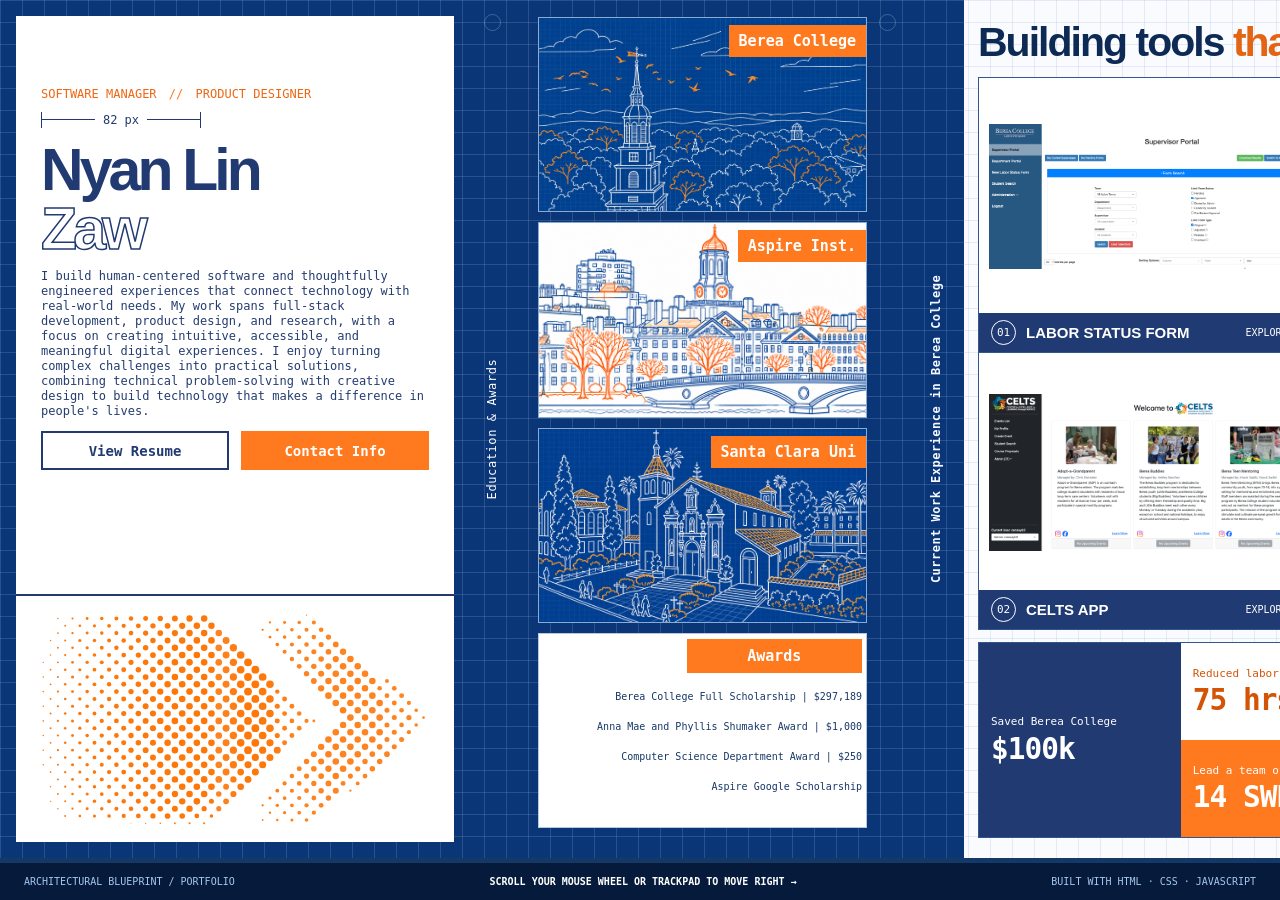
<file: index.html>
<!doctype html>
<html lang="en">
<head>
  <meta charset="utf-8">
  <meta name="viewport" content="width=device-width,initial-scale=1">
  <meta name="theme-color" content="#082452">
  <meta name="description" content="Nyan Lin Zaw — Software Manager and Product Designer. Interactive, blueprint-inspired engineering and design portfolio.">
  <title>Nyan Lin Zaw — Design × Engineering</title>
  <link rel="stylesheet" href="styles.css">
  <script src="app.js" defer></script>
</head>
<body>
<a class="skip" href="#portfolio">Skip to portfolio</a>
<header class="site-header">
  <a href="#intro" class="signature" data-to="intro" aria-label="Return to introduction"><span class="brand-mark">✳</span><span class="brand-type">NYAN LIN ZAW <small>DESIGN × ENGINEERING / 2026</small></span></a>
  <nav class="nav-links" aria-label="Portfolio sections">
    <button type="button" data-to="intro">Introduction</button>
    <button type="button" data-to="work">Experience</button>
    <button type="button" data-to="projects">Projects</button>
    <button type="button" data-to="labs">Interactive lab</button>
    <button type="button" data-to="contact">Contact</button>
  </nav>
  <div class="nav-actions"><span id="panel-status" aria-live="polite">01 <i>/</i> 09</span><button type="button" class="nav-arrow" id="prev" aria-label="Previous section">←</button><button type="button" class="nav-arrow" id="next" aria-label="Next section">→</button></div>
</header>
<main class="exhibition" id="portfolio" aria-label="Portfolio exhibition; scroll sideways on desktop" tabindex="0">
  
<section class="sheet sheet-light sheet-intro"
         id="intro" data-name="Introduction">

  <div class="intro-card">

    <div class="intro-upper">

      <div class="intro-kicker">
        SOFTWARE MANAGER
        <span class="separate">//</span>
        PRODUCT DESIGNER
      </div>

      <div class="intro-measure">
        ├──── 82 px ────┤
      </div>

      <div class="intro-text">

        <h1>Nyan Lin <span>Zaw</span></h1>

        <p>I build human-centered software and thoughtfully engineered experiences that connect technology with real-world needs. My work spans full-stack development, product design, and research, with a focus on creating intuitive, accessible, and meaningful digital experiences. I enjoy turning complex challenges into practical solutions, combining technical problem-solving with creative design to build technology that makes a difference in people's lives.</p>

        <div class="cta-line">
          <button class="btn btn-outline"
                  id="resume" type="button">
            View Resume
          </button>

          <button class="btn btn-primary"
                  type="button" data-contact>
            Contact Info
          </button>
        </div>

        <p id="resume-msg" class="inline-note" hidden>
          Résumé has not been provided yet.
        </p>

      </div>

    </div>

    <div class="intro-bottom">
      <img src="assets/hero-chevron.svg"
           class="intro-svg-arrow"
           alt="Animated halftone arrow pointing right">
    </div>

  </div>

</section>



<section class="sheet sheet-blue sheet-education"
         id="education" data-name="Education & awards">
  <h2>Education & Awards</h2>
  <div class="edu-panels">

    <button class="edu-flip-card" type="button"
            aria-pressed="false" aria-label="Flip Berea College card">
      <span class="edu-flip-inner">
        <span class="edu-face edu-face-front">
          <img src="assets/church.png" alt="Berea College blueprint illustration">
          <span class="edu-card-label">Berea College</span>
        </span>
        <span class="edu-face edu-face-back">
          <strong>Berea College Class 26’</strong>
          <span>• Majored in Computer and Information Science and Communication.</span><span>• Studied Software Development, Data Structures, Computer Organization, Theory of Computation, Human-Centered Interaction, and AI Full-Stack Engineering.</span>
        </span>
      </span>
    </button>
    
    <button class="edu-flip-card" type="button"
            aria-pressed="false" aria-label="Flip Aspire Inst. card">
      <span class="edu-flip-inner">
        <span class="edu-face edu-face-front">
          <img src="assets/city.png" alt="Aspire Inst. blueprint illustration">
          <span class="edu-card-label">Aspire Inst.</span>
        </span>
        <span class="edu-face edu-face-back">
          <strong>Aspire Institute Class 26’</strong>
          <span>• Leadership in Business and Organization.</span><span>• Pursuing Extended Leadership Program in Research.</span><span>• Google Project Management and AI Professional Certificates.</span>
        </span>
      </span>
    </button>
    
    <button class="edu-flip-card" type="button"
            aria-pressed="false" aria-label="Flip Santa Clara Uni card">
      <span class="edu-flip-inner">
        <span class="edu-face edu-face-front">
          <img src="assets/campus.png" alt="Santa Clara Uni blueprint illustration">
          <span class="edu-card-label">Santa Clara Uni</span>
        </span>
        <span class="edu-face edu-face-back">
          <strong>Santa Clara University</strong>
          <span>• Innovate & Elevate: Silicon Valley Accelerator Program.</span><span>• Won first prize in the MAMAGURT pitch competition.</span><span>• Studied prototyping, pitching, networking, storytelling, and startup development.</span>
        </span>
      </span>
    </button>
    
  </div>
  <div class="recognition edu-awards-static">
  <strong>Awards</strong>
  <div>Berea College Full Scholarship | $297,189</div>
  <div>Anna Mae and Phyllis Shumaker Award | $1,000</div>
  <div>Computer Science Department Award | $250</div>
  <div>Aspire Google Scholarship</div>
</div>
  <footer class="sheet-footer">
    <span>EDUCATION & AWARDS</span><span>02 / 09</span>
  </footer>
</section>
  
<section class="sheet sheet-light sheet-work" id="work" data-name="Current work">

  <div class="work-side-label" aria-hidden="true">
    <span class="work-side-label-main">Current Work Experience in Berea College</span>
  </div>


  <div class="section-rule">
    <span>FIG. 003 / CURRENT WORK EXPERIENCE</span>
    <span>BEREA COLLEGE / SOFTWARE</span>
  </div>

  <h2>Building tools <em>that matter.</em></h2>

  <div class="work-redesign">

    <div class="work-redesign-images">

      <button class="work-redesign-project" type="button" data-detail="labor">
        <img src="assets/labor.png" alt="Labor Status Form">
        <div class="work-redesign-project-label">
          <span>01</span>
          <strong>LABOR STATUS FORM</strong>
          <small>EXPLORE ↗</small>
        </div>
      </button>

      <button class="work-redesign-project" type="button" data-detail="celts">
        <img src="assets/celts.png" alt="CELTS Application">
        <div class="work-redesign-project-label">
          <span>02</span>
          <strong>CELTS APP</strong>
          <small>EXPLORE ↗</small>
        </div>
      </button>

    </div>

    <div class="work-redesign-description">
      <div class="work-description-heading">
        CURRENT WORK / BEREA COLLEGE
      </div>

      <ul>
        <li>Developing and testing a BereaCorps web application to smooth out work transitions.</li>
        <li>Maintaining four web applications serving 2,000+ users.</li>
        <li>Reviewing, testing, and merging &gt; 30 pull requests per term across four repositories.</li>
        <li>Leading and mentoring a team of 14 student developers and 16 interns each year.</li>
        <li>Reduced the PR backlog by 35% in two months.</li>
        <li>Building new features, fixing bugs, and improving existing systems.</li>
        <li>Collaborating with stakeholders to improve applications and workflows.</li>
      </ul>
    </div>

  </div>

  <div class="work-impact-blocks">

    <div class="work-impact-block navy">
      <span>Saved Berea College</span>
      <strong>$100k</strong>
    </div>

    <div class="work-impact-block white">
      <span>Reduced labor for CELTS by</span>
      <strong>75 hrs</strong>
    </div>

    <div class="work-impact-block orange">
      <strong>35%</strong>
      <span>PR Backlog Reduction in 2 Months</span>
    </div>

    <div class="work-impact-block orange">
      <span>Lead a team of</span>
      <strong>14 SWE</strong>
    </div>

    <div class="work-impact-block navy">
      <span>Maintained 4 web apps with</span>
      <strong>&gt;2000 users</strong>
    </div>

  </div>

  <footer class="sheet-footer">
    <span>CURRENT WORK EXPERIENCE</span>
    <span>03 / 09</span>
  </footer>

</section>

<section class="sheet sheet-blue sheet-experience" id="experience" data-name="Past experience">
  <h2 class="experience-side-label">
    Previous Work & Experiments
  </h2>

    <div class="section-rule"><span>FIG. 004 / EXPERIENCE & COLLABORATION</span><span>DESIGN / RESEARCH / COMMUNITY</span></div>
    <h2>Previous <em>work & experiments.</em></h2>
    <p class="section-subtitle">Select a project to inspect its details. These expand into closable overlays without leaving the exhibition.</p>
    <div class="experience-grid">
      <button class="experience-card" type="button" data-detail="aauw"><span class="exp-no">001 / WEB DESIGN</span><img src="assets/aauw.png" loading="lazy" alt="AAUW Berea website desktop mockup"><div><strong>AAUW</strong><span>VIEW EXPERIENCE ↗</span></div></button>
      <button class="experience-card" type="button" data-detail="nextgen"><span class="exp-no">002 / RESPONSIVE WEB</span><img src="assets/ngg.png" loading="lazy" alt="NextGen Justice multi-device mockup"><div><strong>NextGen Justice</strong><span>VIEW EXPERIENCE ↗</span></div></button>
      <button class="experience-card" type="button" data-detail="aicollective"><span class="exp-no">003 / COMMUNITY & EVENTS</span><img src="assets/ac.png" loading="lazy" alt="AI Collective design displayed on a monitor"><div><strong>The AI Collective</strong><span>VIEW EXPERIENCE ↗</span></div></button>
      <button class="experience-card berea-college-card" type="button" data-detail="snapchat"><span class="exp-no">004 / BEREA COLLEGE</span><img src="assets/bc.png" loading="lazy" alt="Berea College mobile experience preview"><div><strong>Berea College</strong><span>VIEW EXPERIENCE ↗</span></div></button>
    </div>
    <footer class="sheet-footer"><span>SELECT TO EXPAND</span><span>04 / 09</span></footer>
  </section>

  <section class="sheet sheet-light sheet-projects" id="projects" data-name="Featured projects">
    <div class="section-rule"><span>FIG. 005 / PRODUCT DESIGN PORTFOLIO</span><span>RESEARCH → PROTOTYPE → IMPACT</span></div>
    <h2>Selected <em>projects.</em></h2>
    <p class="section-subtitle">Project research, design systems, prototypes and outcomes. Each project opens a detailed, closable view.</p>
    <div id="project-gallery" class="project-gallery"></div>
    <footer class="sheet-footer"><span>SELECT A PROJECT FOR ITS STORY</span><span>05 / 09</span></footer>
  </section>

  <section class="sheet sheet-blue sheet-research" id="research" data-name="Research & recognition">
    <div class="section-rule"><span>FIG. 006 / PUBLICATIONS & PRESENTATIONS</span><span>IDEAS / INQUIRY / RECOGNITION</span></div>
    <h2>What I've <em>explored.</em></h2>
    <div class="research-grid">
      <article><span>01 / PRODUCT COMMUNICATION</span><h3>Talks that Build</h3><p>Exploring communication factors for the success of emerging professionals in product teams.</p></article>
      <article><span>02 / CLIENT-SIDE AI</span><h3>Optimization & Pruning</h3><p>Building AI/ML models on the client side in the legal sector.</p></article>
      <article><span>03 / COMMUNICATION RESEARCH</span><h3>Co-Cultural Identities</h3><p>Appalachian college students' health-seeking behaviors.</p></article>
    </div>
    <div class="research-showcase"><img src="assets/mr.png" loading="lazy" alt="MindRoute interface blueprint"><div><span>AWARD-WINNING PROJECT</span><h3>MindRoute</h3><p>Second Prize and  Best Use of AI Award, per supplied Figma materials.</p><button type="button" class="btn btn-outline" data-detail="mindroute">Explore journey ↗</button></div></div>
    <footer class="sheet-footer"><span>PUBLICATIONS / PRESENTATIONS</span><span>06 / 09</span></footer>
  </section>

  <section class="sheet sheet-light sheet-labs" id="labs" data-name="Interactive experiences">
    <div class="section-rule"><span>FIG. 007 / INTERACTIVE PROTOTYPES</span><span>FRONTEND-ONLY EXPERIMENTS</span></div>
    <h2>Immersive <em>experiences.</em></h2>
    <p class="section-subtitle">Not just screenshots. Open a working prototype and interact with the concept directly.</p>
    <div class="lab-cards">
      <article class="lab-card"><div class="lab-media"><img src="assets/trove.png" loading="lazy" alt="Trove interactive artifact blueprint illustration"></div><div class="lab-copy"><span>001 / STORYTELLING OBJECT</span><h3>Trove</h3><p>Every object has a story. Scan a pen, Burmese stamp, or rocket keychain.</p><button type="button" class="btn btn-primary" data-detail="trove" data-demo-first="true">Immerse in experience ↗</button></div></article>
      <article class="lab-card"><div class="lab-media"><img src="assets/nand.png" loading="lazy" alt="NAND logic breadboard blueprint illustration"></div><div class="lab-copy"><span>002 / COMPUTER ORGANIZATION</span><h3>NAND Lab</h3><p>Build an AND gate using two NAND gates, connect pins, then test it.</p><button type="button" class="btn btn-primary" data-detail="nand" data-demo-first="true">Immerse in experience ↗</button></div></article>
    </div>
    <footer class="sheet-footer"><span>SIMULATED · INTERACTIVE · NO BACKEND</span><span>07 / 09</span></footer>
  </section>

  <section class="sheet sheet-blue sheet-bacnet" id="bacnet" data-name="BACnet prototyping">
    <div class="section-rule"><span>FIG. 008 / SYSTEMS ENGINEERING</span><span>BUILDING AUTOMATION PROTOCOL</span></div>
    <div class="bacnet-top"><div><span class="overline">INTERACTIVE / FRONTEND SIMULATION</span><h2>BACnet <em>Lab.</em></h2><p>Make devices speak BACnet. Explore simulated discovery, standardized objects, and read/write property operations.</p></div><div class="bacnet-illustration" aria-hidden="true"><svg viewBox="0 0 380 210"><g fill="none" stroke="#cce7ff" stroke-width="2"><rect x="15" y="76" width="100" height="58" rx="5"/><rect x="249" y="10" width="112" height="54" rx="5"/><rect x="249" y="147" width="112" height="54" rx="5"/><path d="M115 105H185V37H249M185 105V174H249" stroke="#ff791e" stroke-width="4"/><circle cx="185" cy="105" r="7" fill="#ff791e" stroke="#ff791e"/></g><g font-size="11" fill="#f4f8ff" font-family="monospace"><text x="38" y="110">BMS</text><text x="272" y="40">HVAC</text><text x="268" y="178">LIGHTING</text></g></svg></div></div>
    <div class="bacnet-bottom"><button type="button" class="btn btn-primary" data-detail="bacnet" data-demo-first="true">Immerse in experience ↗</button><button type="button" class="btn btn-outline" data-detail="observatory">BACnet Observatory / details ↗</button></div>
    <div class="bacnet-notice">THE LIVE BACnet/IP SERVER IS NOT INCLUDED. THIS DEMO USES LOCAL, SIMULATED DEVICES AND MESSAGES ONLY.</div>
    <footer class="sheet-footer"><span>PROTOCOLED INTERACTION / FRONTEND</span><span>08 / 09</span></footer>
  </section>

  <section class="sheet sheet-light sheet-contact" id="contact" data-name="Contact">
    <div class="section-rule"><span>FIG. 009 / END OF EXHIBITION</span><span>READY FOR THE NEXT CHAPTER</span></div>
    <div class="end-copy"><span class="overline">DESIGN × ENGINEERING × HUMAN EXPERIENCE</span><h2>Thank you<br><em>for visiting.</em></h2><p>Thoughtful software begins with curiosity. Let's explore what meaningful technology can do next.</p></div>
    <img src="assets/arrow.gif" class="end-arrow" alt="" aria-hidden="true">
    <footer class="sheet-footer"><span>NYAN LIN ZAW / 2026</span><span>END OF EXHIBITION — 09 / 09</span></footer>
  </section>
</main>
<div class="scroll-rail" aria-hidden="true"><div id="scroll-progress"></div></div>
<footer class="global-foot"><span>ARCHITECTURAL BLUEPRINT / PORTFOLIO</span><span class="desktop-hint">SCROLL YOUR MOUSE WHEEL OR TRACKPAD TO MOVE RIGHT →</span><span class="mobile-hint">SCROLL DOWN TO EXPLORE ↓</span><span>BUILT WITH HTML · CSS · JAVASCRIPT</span></footer>

<dialog id="detail-dialog" class="detail-dialog" aria-labelledby="detail-title">
  <div class="dialog-shell"><header class="dialog-header"><div><span class="dialog-index" id="detail-label">PROJECT / CASE STUDY</span><h2 id="detail-title">Project details</h2></div><button type="button" id="detail-close" class="dialog-close" aria-label="Close project details">CLOSE <span>×</span></button></header>
  <div class="dialog-content" id="detail-content"></div></div>
</dialog>
<dialog id="contact-dialog" class="contact-dialog" aria-labelledby="contact-title">
  <div class="dialog-shell"><header class="dialog-header">
    <div>
      <span class="dialog-index">GET IN TOUCH / CONTACT DETAILS</span>
      <h2 id="contact-title">Contact info</h2>
    </div>
    <button type="button" id="contact-close" class="dialog-close" aria-label="Close contact info">CLOSE 
      <span>×</span>
    </button>
  </header>
  <div class="contact-body">
    <div class="contact-links">
      <button disabled type="button">Email</button>
      <button disabled type="button">LinkedIn</button>
      <button disabled type="button">GitHub</button>
    </div>
  </div>
</div>
</dialog>
</body>
</html>
</file>
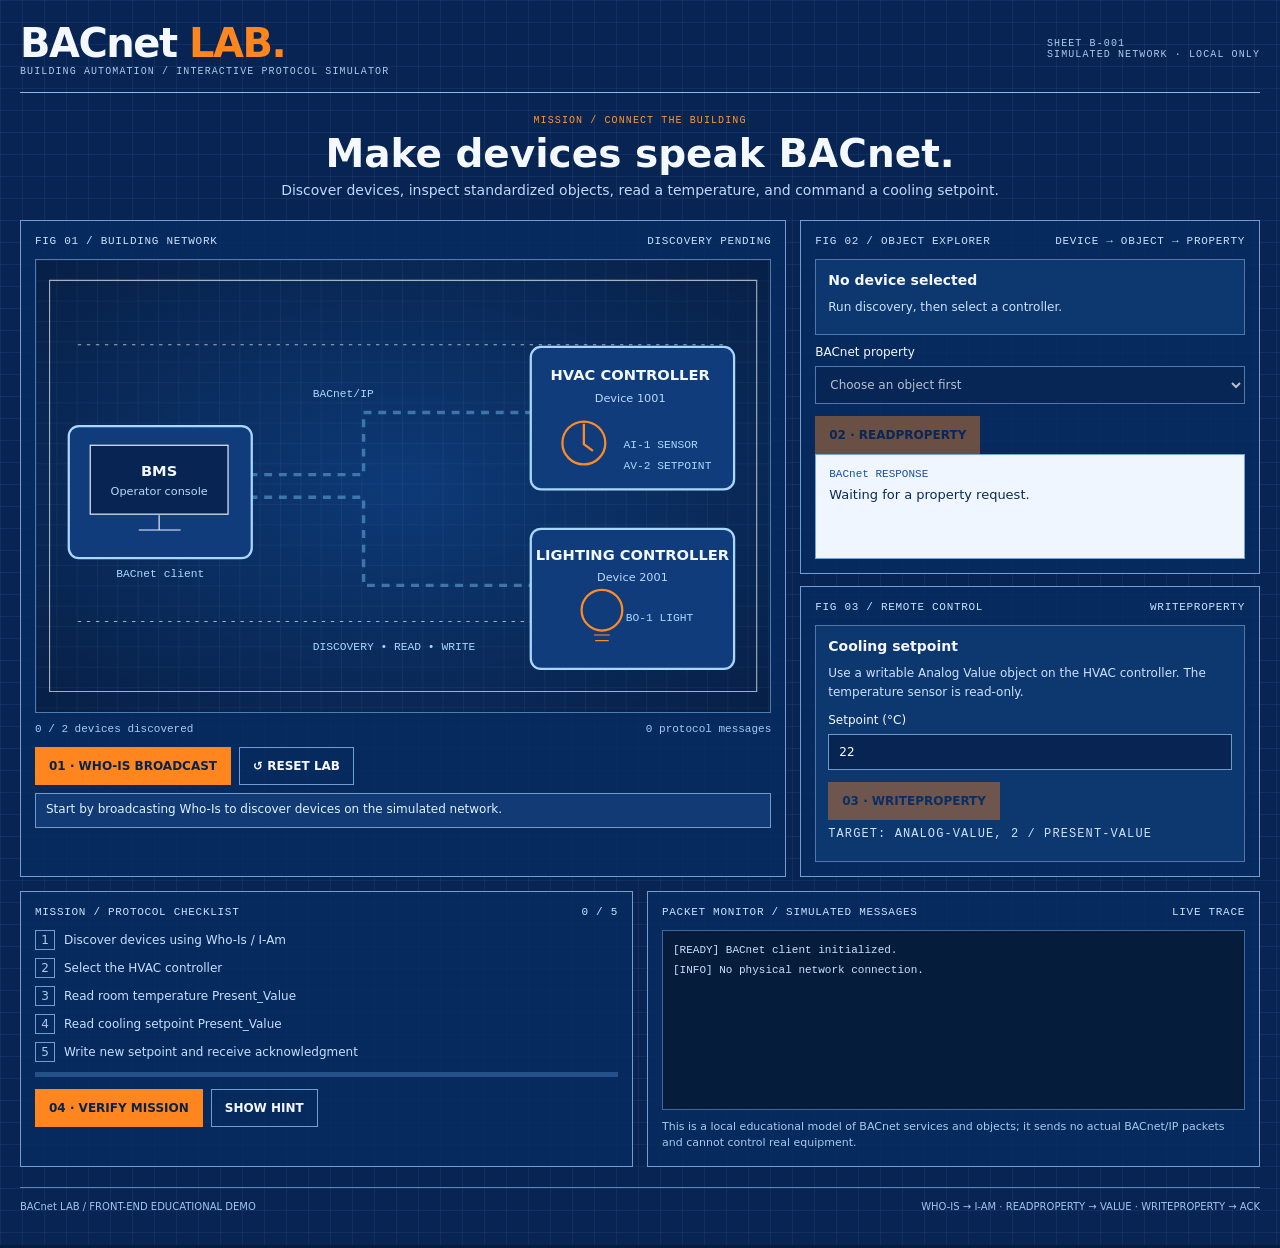
<file: demos/bacnet.html>
<!doctype html><html lang="en"><head><meta charset="utf-8"><meta name="viewport" content="width=device-width,initial-scale=1"><title>BACnet Lab — Building Automation Protocol Game</title><style>
:root{font-family:Inter,ui-sans-serif,system-ui,-apple-system,sans-serif;color:#f4f8ff;background:#061d42}*{box-sizing:border-box}body{margin:0}button,select,input{font:inherit}button{cursor:pointer}button:disabled{opacity:.4;cursor:not-allowed}.app{max-width:1450px;margin:auto;padding:20px;min-height:100vh;background-color:#082452;background-image:linear-gradient(#5f93d21a 1px,transparent 1px),linear-gradient(90deg,#5f93d21a 1px,transparent 1px);background-size:22px 22px}.mono{font-family:ui-monospace,Consolas,monospace}.top{display:flex;justify-content:space-between;align-items:center;gap:12px;border-bottom:1px solid #91b6e7;padding-bottom:15px}.brand{font-size:clamp(25px,4vw,40px);font-weight:850;letter-spacing:-1.5px}.brand span{color:#ff861f}.muted{color:#a9c9ed}.tiny{font-size:10px;letter-spacing:1.1px;text-transform:uppercase}.subhead{text-align:center;margin:22px 0}.subhead h1{font-size:clamp(22px,3.5vw,39px);margin:5px 0}.subhead p{margin:6px;color:#bed9fc;font-size:14px}.board{display:grid;grid-template-columns:minmax(0,1.5fr) minmax(280px,.9fr);gap:14px}.panel{border:1px solid #759cd0;background:#082c61d9;padding:14px;min-width:0}.panelhead{display:flex;justify-content:space-between;gap:10px;align-items:center;font:11px ui-monospace,monospace;letter-spacing:.7px;color:#c9e1ff;margin-bottom:12px}.nav{display:flex;gap:5px;flex-wrap:wrap}.pill{border:1px solid #77a1d7;background:#0e3975;color:#f1f7ff;padding:9px 11px;font:11px ui-monospace,monospace}.pill.active{background:#ff861f;color:#082452;border-color:#ff861f;font-weight:750}.workspace{position:relative;min-height:440px;background:radial-gradient(ellipse at center,#0d3a77,#071f45);border:1px solid #4d7caf;overflow:hidden}.workspace svg{width:100%;height:auto;display:block}.node{cursor:pointer;outline:none}.node rect.frame{stroke:#a9d8ff;stroke-width:2;fill:#113c7b}.node.selected rect.frame{stroke:#ff8e23;stroke-width:4}.node:focus-visible rect.frame{stroke:#67ddf5;stroke-width:4}.device-label{fill:#f2f8ff;font-weight:700;font-size:13px}.devsub{fill:#b9d9ff;font-size:10px}.chip{font:10px ui-monospace,monospace;fill:#a9d8ff}.line{stroke:#7bc4f2;stroke-width:3;fill:none;stroke-dasharray:7 6;opacity:.45}.line.active{stroke:#ff8d28;opacity:1;stroke-dasharray:none}.pulse{fill:#ff8b26;filter:drop-shadow(0 0 5px #ff8b26);opacity:0}.pulse.on{opacity:1;animation:travel 2.3s linear infinite;offset-path:path('M 125 185 H 295 V 235 H 475');offset-distance:0%}@keyframes travel{to{offset-distance:100%}}.statusline{display:flex;justify-content:space-between;flex-wrap:wrap;gap:8px;margin-top:10px;font:11px ui-monospace,monospace;color:#a6c9f4}.action{border:1px solid #ff861f;background:#ff861f;color:#06234e;padding:11px 13px;font-weight:800;font-size:12px}.action.secondary{border-color:#709dd4;background:transparent;color:#f6f9ff}.action:focus-visible,.pill:focus-visible,select:focus-visible,input:focus-visible{outline:3px solid #67ddf5;outline-offset:2px}.stack{display:grid;gap:12px}.info{border:1px solid #5077ad;padding:12px;background:#0d376f}.info h3{font-size:14px;margin:0 0 10px}.info p{font-size:12px;line-height:1.6;color:#cce2ff;margin:5px 0}.objectlist{display:grid;gap:6px;max-height:190px;overflow-y:auto}.object{background:#103f7d;border:1px solid #567fad;padding:10px;color:#edf7ff;text-align:left;display:flex;justify-content:space-between;gap:6px;align-items:center;font:12px ui-monospace,monospace}.object.selected{border-color:#ff922a;background:#24558e}.object:disabled{opacity:.6}.field{display:grid;gap:7px;margin-top:10px;font-size:12px}.field select,.field input{width:100%;padding:10px;border:1px solid #7099c9;border-radius:0;background:#082452;color:#fff}.buttons{display:flex;flex-wrap:wrap;gap:8px;margin-top:12px}.value{font-size:24px;color:#77eac1;font-weight:800}.response{border:1px solid #76a7d4;background:#eff6ff;color:#0a2a54;padding:13px;min-height:105px;font-size:13px;line-height:1.55}.response b{display:block;font:11px ui-monospace,monospace;color:#1851a0;margin-bottom:5px}.lower{display:grid;grid-template-columns:1fr 1fr;gap:14px;margin-top:14px}.tasks{display:grid;gap:8px}.task{display:flex;gap:9px;align-items:center;font-size:12px;color:#c6dfff}.task .check{color:#abc8ed;border:1px solid #729bd1;width:20px;height:20px;display:grid;place-items:center;flex-shrink:0}.task.done .check{color:#082452;background:#72e6b6;border-color:#72e6b6}.log{height:180px;overflow-y:auto;background:#061c3b;border:1px solid #42689c;padding:10px;font:11px/1.8 ui-monospace,monospace;white-space:pre-wrap;color:#cae0ff}.log .packet{color:#7fd9fc}.flexbetween{display:flex;justify-content:space-between;align-items:center;gap:8px}.progress{height:5px;background:#25518a;overflow:hidden;margin:10px 0 0}.progress>div{height:100%;background:#ff861f;transition:width .3s}.gate{display:inline-block;padding:5px 7px;background:#113e75;border:1px solid #5b85bb;color:#a5d0fa;font:10px ui-monospace,monospace}.footer{margin:20px 0 0;padding:13px 0;border-top:1px solid #5b86bd;display:flex;justify-content:space-between;gap:10px;flex-wrap:wrap;font-size:10px;color:#a3c5ed}.success{color:#81f0bf}.hint{border-left:3px solid #ff8625;padding-left:10px;margin-top:10px;font-size:12px;color:#cfe4ff;line-height:1.6}.notfound{color:#ffb66f}.toast{padding:8px 10px;border:1px solid #6f9bc6;background:#123a74;font-size:12px;color:#def2ff;min-height:35px;margin-top:8px}@media(max-width:850px){.board,.lower{grid-template-columns:1fr}.workspace{min-height:0}.app{padding:12px}}@media(prefers-reduced-motion:reduce){*,*::before,*::after{animation:none!important;transition:none!important}}
</style></head><body><div class="app"><header class="top"><div><div class="brand">BACnet<span> LAB.</span></div><div class="tiny muted mono">Building automation / interactive protocol simulator</div></div><div class="tiny mono muted">SHEET B-001<br>SIMULATED NETWORK · LOCAL ONLY</div></header><section class="subhead"><div class="tiny mono" style="color:#ff982f">MISSION / CONNECT THE BUILDING</div><h1>Make devices speak BACnet.</h1><p>Discover devices, inspect standardized objects, read a temperature, and command a cooling setpoint.</p></section><div class="board"><section class="panel"><div class="panelhead"><span>FIG 01 / BUILDING NETWORK</span><span id="networkState">DISCOVERY PENDING</span></div><div class="workspace"><svg viewBox="0 0 650 400" xmlns="http://www.w3.org/2000/svg" role="img" aria-label="Building automation network with a workstation, HVAC controller, and lighting controller"><defs><pattern id="grid" width="18" height="18" patternUnits="userSpaceOnUse"><path d="M18 0H0V18" fill="none" stroke="#72b8f0" stroke-opacity=".12"/></pattern></defs><rect width="650" height="400" fill="url(#grid)"/><g stroke="#f6faff" fill="none" opacity=".65"><path d="M12 18H638V382H12Z" stroke-width="1"/><path d="M37 75H613M37 320H613" stroke-dasharray="3 5"/></g><path id="netLine1" class="line" d="M150 190H290V135H440"/><path id="netLine2" class="line" d="M150 210H290V288H440"/><g class="node" data-device="workstation" tabindex="0" role="button" aria-label="Operator workstation"><rect class="frame" x="29" y="147" width="162" height="117" rx="9"/><rect x="48" y="164" width="122" height="61" fill="#082452" stroke="#f1f8ff"/><text x="109" y="191" text-anchor="middle" class="device-label">BMS</text><text x="109" y="208" text-anchor="middle" class="devsub">Operator console</text><path d="M91 239H128M109 226V239" stroke="#ecf6ff"/><text x="110" y="281" text-anchor="middle" class="chip">BACnet client</text></g><g class="node" data-device="hvac" tabindex="0" role="button" aria-label="HVAC controller"><rect class="frame" x="438" y="77" width="180" height="126" rx="9"/><text x="526" y="106" text-anchor="middle" class="device-label">HVAC CONTROLLER</text><text x="526" y="126" text-anchor="middle" class="devsub">Device 1001</text><g stroke="#ff8b28" stroke-width="2" fill="none"><circle cx="485" cy="162" r="19"/><path d="M485 145V163l8 6"/></g><text x="520" y="166" class="chip">AI-1 SENSOR</text><text x="520" y="185" class="chip">AV-2 SETPOINT</text></g><g class="node" data-device="lighting" tabindex="0" role="button" aria-label="Lighting controller"><rect class="frame" x="438" y="238" width="180" height="124" rx="9"/><text x="528" y="266" text-anchor="middle" class="device-label">LIGHTING CONTROLLER</text><text x="528" y="284" text-anchor="middle" class="devsub">Device 2001</text><path d="M483 310a18 18 0 1 0 36 0a18 18 0 1 0 -36 0" fill="none" stroke="#ff8b28" stroke-width="2"/><path d="M494 332H508M495 337H507" stroke="#ff8b28"/><text x="522" y="320" class="chip">BO-1 LIGHT</text></g><text x="245" y="121" class="chip">BACnet/IP</text><text x="245" y="345" class="chip">DISCOVERY • READ • WRITE</text><circle id="signalDot" cx="290" cy="135" r="6" fill="#ff8c28" opacity="0"/></svg></div><div class="statusline"><span id="discoveredLabel">0 / 2 devices discovered</span><span id="packetLabel">0 protocol messages</span></div><div class="buttons"><button class="action" id="discover">01 · WHO-IS BROADCAST</button><button class="action secondary" id="reset">↺ RESET LAB</button></div><div class="toast" id="toast" role="status" aria-live="polite">Start by broadcasting Who-Is to discover devices on the simulated network.</div></section><aside class="stack"><div class="panel"><div class="panelhead"><span>FIG 02 / OBJECT EXPLORER</span><span>DEVICE → OBJECT → PROPERTY</span></div><div class="info"><h3 id="deviceTitle">No device selected</h3><p id="deviceSubtitle">Run discovery, then select an available controller in the network.</p><div id="objects" class="objectlist"></div></div><div class="field"><label for="property">BACnet property</label><select id="property" disabled><option>Choose an object first</option></select></div><div class="buttons"><button id="read" class="action" disabled>02 · READPROPERTY</button></div><div class="response" id="response" aria-live="polite"><b>BACnet RESPONSE</b>Waiting for a property request.</div></div><div class="panel"><div class="panelhead"><span>FIG 03 / REMOTE CONTROL</span><span>WRITEPROPERTY</span></div><div class="info"><h3>Cooling setpoint</h3><p>Use a writable Analog Value object on the HVAC controller. The temperature sensor is read-only.</p><div class="field"><label for="setpoint">Setpoint (°C)</label><input id="setpoint" type="number" min="18" max="28" step="0.5" value="22.0" disabled/></div><div class="buttons"><button id="write" class="action" disabled>03 · WRITEPROPERTY</button></div><p id="writeStatus" class="mono tiny">TARGET: analog-value, 2 / present-value</p></div></div></aside></div><div class="lower"><section class="panel"><div class="panelhead"><span>MISSION / PROTOCOL CHECKLIST</span><span id="missionCounter">0 / 5</span></div><div class="tasks" id="tasks"></div><div class="progress"><div id="progress" style="width:0%"></div></div><div class="buttons"><button id="verify" class="action">04 · VERIFY MISSION</button><button id="hint" class="action secondary">SHOW HINT</button></div><div id="hintText" class="hint" hidden></div></section><section class="panel"><div class="panelhead"><span>PACKET MONITOR / SIMULATED MESSAGES</span><span>LIVE TRACE</span></div><div class="log" id="log" aria-live="polite"></div><p class="muted" style="font-size:11px;line-height:1.5;margin:9px 0 0">This is a local educational model of BACnet services and objects; it sends no actual BACnet/IP packets and cannot control real equipment.</p></section></div><footer class="footer"><span>BACnet LAB / FRONT-END EDUCATIONAL DEMO</span><span>WHO-IS → I-AM · READPROPERTY → VALUE · WRITEPROPERTY → ACK</span></footer></div><script>
(()=>{
const $=id=>document.getElementById(id);
const devices={hvac:{id:1001,name:'HVAC Controller',vendor:'North Wing HVAC (fictional)',objects:[{id:'analog-input,1',name:'Room Temperature',type:'Analog Input',props:{'object-name':'Room Temperature','present-value':24.5,units:'degrees-celsius',description:'Ambient room temperature'},writable:false},{id:'analog-value,2',name:'Cooling Setpoint',type:'Analog Value',props:{'object-name':'Cooling Setpoint','present-value':22,units:'degrees-celsius',description:'Requested cooling temperature'},writable:true}]},lighting:{id:2001,name:'Lighting Controller',vendor:'East Wing Lights (fictional)',objects:[{id:'binary-output,1',name:'Lobby Light Command',type:'Binary Output',props:{'object-name':'Lobby Light Command','present-value':'inactive',description:'Lobby lighting control state'},writable:false}]}};
let state,seq=0,hints=0;
const tasks=['Discover devices using Who-Is / I-Am','Select the HVAC controller','Read room temperature Present_Value','Read cooling setpoint Present_Value','Write new setpoint and receive acknowledgment'];
function reset(){state={discovered:false,selectedDevice:null,selectedObject:null,readTemp:false,readSetpoint:false,written:false,packets:0,controlledValue:22};seq=0;hints=0;devices.hvac.objects[1].props['present-value']=22;$('setpoint').value='22';$('objects').innerHTML='';$('property').innerHTML='<option>Choose an object first</option>';$('property').disabled=true;$('read').disabled=true;$('write').disabled=true;$('setpoint').disabled=true;$('response').innerHTML='<b>BACnet RESPONSE</b>Waiting for a property request.';$('writeStatus').textContent='TARGET: analog-value, 2 / present-value';$('log').textContent='[READY] BACnet client initialized.\n[INFO] No physical network connection.\n';$('toast').textContent='Start by broadcasting Who-Is to discover devices on the simulated network.';$('networkState').textContent='DISCOVERY PENDING';$('discoveredLabel').textContent='0 / 2 devices discovered';$('packetLabel').textContent='0 protocol messages';$('deviceTitle').textContent='No device selected';$('deviceSubtitle').textContent='Run discovery, then select a controller.';document.querySelectorAll('.node').forEach(n=>n.classList.remove('selected'));$('netLine1').classList.remove('active');$('netLine2').classList.remove('active');update();}
function log(s){$('log').textContent+=s+'\n';$('log').scrollTop=$('log').scrollHeight;state.packets++;$('packetLabel').textContent=state.packets+' protocol messages';}
function toast(s){$('toast').textContent=s;}
function update(){const completed=[state.discovered,state.selectedDevice==='hvac',state.readTemp,state.readSetpoint,state.written];$('tasks').innerHTML=tasks.map((t,i)=>`<div class="task ${completed[i]?'done':''}"><span class="check">${completed[i]?'✓':i+1}</span><span>${t}</span></div>`).join('');const n=completed.filter(Boolean).length;$('missionCounter').textContent=n+' / 5';$('progress').style.width=(n/5*100)+'%';$('write').disabled=!(state.selectedDevice==='hvac'&&state.selectedObject==='analog-value,2'&&state.discovered);$('setpoint').disabled=$('write').disabled;}
function currentObj(){return devices[state.selectedDevice]?.objects.find(o=>o.id===state.selectedObject)}
function showDevice(id){if(!state.discovered){toast('Broadcast Who-Is before selecting controllers.');return;}if(id==='workstation'){toast('This is the client workstation. Choose HVAC or Lighting.');return;}state.selectedDevice=id;state.selectedObject=null;const d=devices[id];$('deviceTitle').textContent=d.name+' · '+d.id;$('deviceSubtitle').textContent=d.vendor+' · '+d.objects.length+' objects';$('objects').innerHTML=d.objects.map(o=>`<button class="object" data-object="${o.id}"><span>${o.type}<br><small>${o.id}</small></span><span>${o.name} ↗</span></button>`).join('');$('property').innerHTML='<option>Choose an object first</option>';$('property').disabled=true;$('read').disabled=true;document.querySelectorAll('.node').forEach(n=>n.classList.toggle('selected',n.dataset.device===id));$('netLine1').classList.toggle('active',id==='hvac');$('netLine2').classList.toggle('active',id==='lighting');$('objects').querySelectorAll('button').forEach(b=>b.addEventListener('click',()=>{state.selectedObject=b.dataset.object;const o=currentObj();$('objects').querySelectorAll('button').forEach(x=>x.classList.toggle('selected',x===b));$('property').innerHTML=Object.keys(o.props).map(k=>`<option value="${k}">${k}</option>`).join('');$('property').value='present-value';$('property').disabled=false;$('read').disabled=false;toast('Object '+o.id+' selected. Read one of its properties.');update();}));toast('Selected '+d.name+'. Inspect its BACnet objects.');update();}
$('discover').addEventListener('click',()=>{if(!state.discovered){log('[TX] Who-Is (broadcast / simulated)');for(const [key,d] of Object.entries(devices))log('[RX] I-Am → device,'+d.id+' ('+d.name+')');state.discovered=true;$('networkState').textContent='DEVICES ONLINE';$('discoveredLabel').textContent='2 / 2 devices discovered';toast('Two controllers responded with I-Am. Select the HVAC controller.');}else toast('Devices already discovered. Select a controller to continue.');update();});
for(const n of document.querySelectorAll('.node')){n.addEventListener('click',()=>showDevice(n.dataset.device));n.addEventListener('keydown',e=>{if(e.key==='Enter'||e.key===' '){e.preventDefault();showDevice(n.dataset.device)}})}
$('read').addEventListener('click',()=>{const o=currentObj();if(!o)return;const prop=$('property').value;const v=o.props[prop];log('[TX] ReadProperty device,'+devices[state.selectedDevice].id+' / '+o.id+' / '+prop);log('[RX] ComplexACK: '+JSON.stringify(v));$('response').innerHTML='<b>READPROPERTY / COMPLEX ACK</b><span class="value">'+String(v)+'</span><div style="font-size:11px;margin-top:7px">'+o.id+' → '+prop+'</div>';if(state.selectedDevice==='hvac'&&prop==='present-value'){if(o.id==='analog-input,1')state.readTemp=true;if(o.id==='analog-value,2')state.readSetpoint=true;}toast('ReadProperty succeeded. BACnet objects expose standardized properties.');update();});
$('write').addEventListener('click',()=>{if(state.selectedDevice!=='hvac'||state.selectedObject!=='analog-value,2'){toast('Select the writable HVAC setpoint object first.');return;}const v=Number($('setpoint').value);if(!Number.isFinite(v)||v<18||v>28||Math.round(v*2)!==v*2){toast('Enter a setpoint between 18 and 28 °C in 0.5 °C increments.');return;}devices.hvac.objects[1].props['present-value']=v;state.controlledValue=v;state.written=v!==22;log('[TX] WriteProperty device,1001 / analog-value,2 / present-value = '+v+' °C');log('[RX] SimpleACK → write accepted');$('response').innerHTML='<b>WRITEPROPERTY / SIMPLE ACK</b><span class="value">'+v.toFixed(1)+' °C</span><div style="font-size:11px;margin-top:7px">Cooling Setpoint changed in simulation</div>';$('writeStatus').textContent='WRITE ACCEPTED · SIMULATED';toast('Controller acknowledged the new cooling setpoint. Read the property again to verify.');update();});
$('verify').addEventListener('click',()=>{const completed=[state.discovered,state.selectedDevice==='hvac',state.readTemp,state.readSetpoint,state.written];if(completed.every(Boolean)){toast('✓ MISSION COMPLETE — discovered, read and wrote standardized BACnet objects!');$('response').innerHTML='<b>MISSION COMPLETE</b><span class="value">5 / 5</span><div style="font-size:11px;margin-top:7px">You performed a simulated BACnet discovery, reads, and a write.</div>';log('[SUCCESS] Mission validated.');}else toast('Complete all five mission tasks before verification. Progress: '+completed.filter(Boolean).length+'/5.');});
const hintList=['Start with WHO-IS BROADCAST. Devices respond with I-Am.','Click HVAC CONTROLLER in the network diagram.','Choose Analog Input / Room Temperature and read its present-value.','Choose Analog Value / Cooling Setpoint, then read present-value.','Set cooling to 21 °C and click WriteProperty. The sensor cannot be written.'];$('hint').addEventListener('click',()=>{$('hintText').hidden=false;$('hintText').textContent='HINT '+(Math.min(hints,4)+1)+': '+hintList[Math.min(hints,4)];hints++;});$('reset').addEventListener('click',reset);reset();
})();
</script></body></html>
</file>
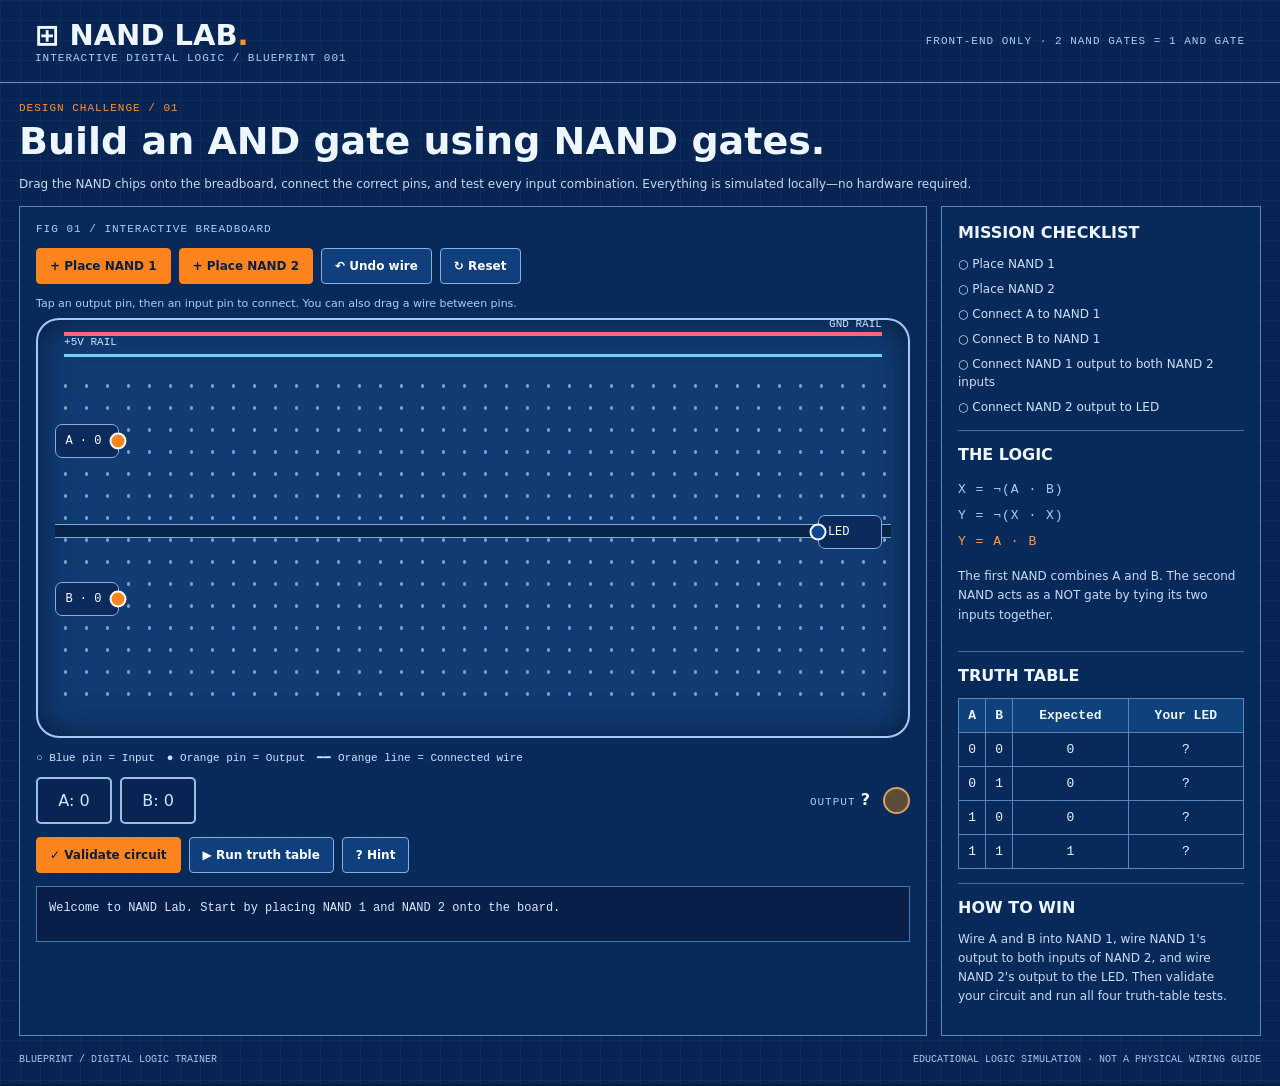
<file: demos/nand.html>
<!doctype html><html lang="en"><head><meta charset="utf-8"><meta name="viewport" content="width=device-width,initial-scale=1"><title>NAND Lab | Blueprint Breadboard Game</title><style>
:root{font-family:Inter,system-ui,Arial,sans-serif;color:#eef6ff;background:#061e43}*{box-sizing:border-box}body{margin:0;background:#082452;background-image:linear-gradient(#9dc7ff0a 1px,transparent 1px),linear-gradient(90deg,#9dc7ff0a 1px,transparent 1px);background-size:20px 20px}button{font:inherit;cursor:pointer}header{border-bottom:1px solid #6f91c2;padding:18px clamp(15px,3vw,35px);display:flex;justify-content:space-between;gap:15px;align-items:center}header b{font-size:clamp(19px,3vw,29px)}header small,.mono{font:11px ui-monospace,monospace;letter-spacing:1px;color:#a9cff4}main{max-width:1450px;margin:auto;padding:19px}h1{font-size:clamp(24px,3vw,38px);margin:5px 0}h2{font-size:16px;margin:0 0 13px}.orange{color:#ff932e}.layout{display:grid;grid-template-columns:minmax(0,1fr) 320px;gap:14px}.panel{border:1px solid #6386b9;background:#092b5cde;padding:16px}.board-wrap{position:relative;touch-action:none}.board{height:420px;border:2px solid #a7c8f6;border-radius:23px;background:#103c73;position:relative;overflow:hidden;box-shadow:inset 0 0 35px #061d3d}.power{position:absolute;top:12px;left:3%;right:3%;height:25px;border-top:4px solid #ff6677;border-bottom:3px solid #6fd3f7;color:#c9e8ff;font:11px monospace}.power span{float:right;margin-top:-18px}.holes{position:absolute;inset:55px 2% 35px;background-image:radial-gradient(circle,#d5eaff 1.6px,transparent 2px);background-size:21px 22px;opacity:.55}.trench{position:absolute;top:49%;height:14px;left:2%;right:2%;background:#062448;border-top:1px solid #81a9d0;border-bottom:1px solid #81a9d0}.gate{position:absolute;width:116px;height:76px;background:linear-gradient(#173d70,#051b3e);border:2px solid #e3f1ff;border-radius:9px;box-shadow:0 6px 8px #001b3b70;transform:translate(-50%,-50%);cursor:grab;touch-action:none;user-select:none;z-index:3}.gate:active{cursor:grabbing}.gate .gate-label{text-align:center;font-size:13px;font-weight:800;margin-top:18px}.gate .gate-sub{text-align:center;font:10px monospace;color:#9ec6ee}.gate.selected{outline:2px solid #ff9b39;outline-offset:3px}.port{position:absolute;z-index:5;width:17px;height:17px;border:2px solid #fff;background:#0b4d93;border-radius:50%;transform:translate(-50%,-50%);cursor:crosshair;touch-action:none}.port[data-kind=out]{background:#ff861d}.port.connected{box-shadow:0 0 0 3px #57f0c055}.port:focus-visible{outline:3px solid #ffac37}.gate .pin-label{position:absolute;font:9px monospace;color:#fff;pointer-events:none}.legend{display:flex;flex-wrap:wrap;gap:12px;align-items:center;margin-top:13px;color:#cde4ff;font:11px monospace}.tool-row{display:flex;flex-wrap:wrap;gap:8px;margin:13px 0}.btn{background:#103f7e;color:#fff;border:1px solid #8baedc;padding:10px 13px;border-radius:4px;font-weight:650;font-size:12px}.btn:hover,.btn.active{border-color:#ff9b39;background:#164c91}.btn.primary{background:#ff841e;border-color:#ff841e;color:#081f42}.btn:disabled{opacity:.5;cursor:not-allowed}.side-section{border-bottom:1px solid #426da0;padding-bottom:14px;margin-bottom:14px}.steps{display:grid;gap:7px}.step{font:12px/1.5 system-ui;color:#cddff5}.step.done{color:#74efbd}.status{font:12px/1.5 ui-monospace,monospace;min-height:56px;padding:12px;border:1px solid #4975ad;background:#071f49;color:#d6e9ff}.truth{width:100%;border-collapse:collapse;font:13px monospace;text-align:center}.truth th,.truth td{padding:9px 4px;border:1px solid #5a86bb}.truth th{background:#0f427b}.truth tr.match td{background:#14634c}.switches{display:flex;gap:10px;align-items:center}.switch{padding:12px 16px;border:2px solid #9bbde6;color:#cde6ff;background:#082452;border-radius:5px;min-width:76px}.switch.on{background:#e57f20;color:#081d3c;border-color:#ffb75f}.led{display:inline-block;width:27px;height:27px;background:#5d4d38;border:2px solid #d8a169;border-radius:50%;vertical-align:middle;margin-left:8px}.led.on{background:#ff9a20;box-shadow:0 0 23px #ff9a20}.tips{font:12px/1.6 system-ui;color:#c5dbf3}.footer{font:10px monospace;color:#a7c5ec;display:flex;justify-content:space-between;margin-top:18px}svg.wires{position:absolute;inset:0;width:100%;height:100%;overflow:visible;pointer-events:none;z-index:2}.port-label{position:absolute;font:11px monospace;color:#fff}.wire-tip{font-size:11px;color:#a9cff4;margin-bottom:8px}#board .station{position:absolute;background:#0a2b5b;border:1px solid #8aace0;color:white;border-radius:7px;padding:9px;z-index:3;transform:translateY(-50%);min-width:64px;font:12px monospace}.station .port{right:-17px;top:50%;left:auto}#board .station.output .port{left:-1px;right:auto}.station.output{right:3%;top:51%}.station.a{left:2%;top:29%}.station.b{left:2%;top:67%}.station .port[data-kind=in]{background:#0c4b90}.gate .port{top:50%}.gate .port.left1{left:-1px;top:27%}.gate .port.left2{left:-1px;top:73%}.gate .port.right{right:-17px;left:auto;top:50%}.gate .pin-label.l1{left:11px;top:8px}.gate .pin-label.l2{left:11px;bottom:5px}.gate .pin-label.r{right:9px;top:7px}#wire-preview{stroke:#ffb668;stroke-width:3;stroke-dasharray:6 5;fill:none}@media(max-width:850px){.layout{grid-template-columns:1fr}.board{height:360px}header small{display:none}}@media(max-width:460px){main{padding:9px}.panel{padding:10px}.board{height:330px}.gate{width:90px;height:64px}.gate .gate-label{font-size:11px;margin-top:14px}.gate .gate-sub{font-size:8px}.station{font-size:10px!important;min-width:52px!important;padding:7px!important}.tool-row .btn{flex:1}.footer{flex-direction:column;gap:5px}}
</style></head><body><header><div><b>⊞ NAND LAB<span class="orange">.</span></b><div class="mono">INTERACTIVE DIGITAL LOGIC / BLUEPRINT 001</div></div><small>FRONT-END ONLY · 2 NAND GATES = 1 AND GATE</small></header><main><div class="mono orange">DESIGN CHALLENGE / 01</div><h1>Build an AND gate using NAND gates.</h1><p class="tips">Drag the NAND chips onto the breadboard, connect the correct pins, and test every input combination. Everything is simulated locally—no hardware required.</p><div class="layout"><section class="panel"><div class="mono">FIG 01 / INTERACTIVE BREADBOARD</div><div class="tool-row"><button class="btn primary" id="add1">+ Place NAND 1</button><button class="btn primary" id="add2">+ Place NAND 2</button><button class="btn" id="undo">↶ Undo wire</button><button class="btn" id="reset">↻ Reset</button></div><div class="wire-tip">Tap an output pin, then an input pin to connect. You can also drag a wire between pins.</div><div class="board-wrap"><div class="board" id="board"><div class="holes"></div><div class="trench"></div><div class="power">+5V RAIL <span>GND RAIL</span></div><svg class="wires" id="wires" aria-hidden="true"><g id="drawn"></g><path id="wire-preview" d=""/></svg><div class="station a">A · <span id="a-val">0</span><button class="port" data-port="A" data-kind="out" aria-label="Input A output pin"></button></div><div class="station b">B · <span id="b-val">0</span><button class="port" data-port="B" data-kind="out" aria-label="Input B output pin"></button></div><div class="station output">LED <button class="port" data-port="LED" data-kind="in" aria-label="LED input pin"></button></div></div></div><div class="legend"><span>○ Blue pin = Input</span><span>● Orange pin = Output</span><span>━━ Orange line = Connected wire</span></div><div class="tool-row"><button class="switch" id="toggleA" aria-pressed="false">A: 0</button><button class="switch" id="toggleB" aria-pressed="false">B: 0</button><div style="align-self:center;margin-left:auto"><span class="mono">OUTPUT</span> <strong id="out-val">?</strong> <span class="led" id="led"></span></div></div><div class="tool-row"><button class="btn primary" id="check">✓ Validate circuit</button><button class="btn" id="truth-test">▶ Run truth table</button><button class="btn" id="hint">? Hint</button></div><div class="status" id="status" role="status" aria-live="polite">Welcome to NAND Lab. Start by placing NAND 1 and NAND 2 onto the board.</div></section><aside class="panel"><div class="side-section"><h2>MISSION CHECKLIST</h2><div class="steps" id="steps"></div></div><div class="side-section"><h2>THE LOGIC</h2><div class="mono" style="font-size:13px;line-height:2">X = ¬(A · B)<br>Y = ¬(X · X)<br><span style="color:#ff9c45">Y = A · B</span></div><p class="tips">The first NAND combines A and B. The second NAND acts as a NOT gate by tying its two inputs together.</p></div><div class="side-section"><h2>TRUTH TABLE</h2><table class="truth"><thead><tr><th>A</th><th>B</th><th>Expected</th><th>Your LED</th></tr></thead><tbody id="truth-body"></tbody></table></div><div><h2>HOW TO WIN</h2><p class="tips">Wire A and B into NAND 1, wire NAND 1's output to both inputs of NAND 2, and wire NAND 2's output to the LED. Then validate your circuit and run all four truth-table tests.</p></div></aside></div><div class="footer"><span>BLUEPRINT / DIGITAL LOGIC TRAINER</span><span>EDUCATIONAL LOGIC SIMULATION · NOT A PHYSICAL WIRING GUIDE</span></div></main><script>
(()=>{'use strict';const board=document.getElementById('board'), drawn=document.getElementById('drawn'), preview=document.getElementById('wire-preview'),status=document.getElementById('status');const required=[['A','g1i1'],['B','g1i2'],['g1o','g2i1'],['g1o','g2i2'],['g2o','LED']];let gates={},wires=[],selected=null,drag=null,A=0,B=0,passed=false;const $=id=>document.getElementById(id),setStatus=t=>status.textContent=t;function key(a,b){return a+'>'+b}function has(a,b){return wires.some(w=>w[0]===a&&w[1]===b)}function createGate(n){if(gates[n])return;const el=document.createElement('div');el.className='gate';el.style.left=(n===1?43:73)+'%';el.style.top=(n===1?40:62)+'%';el.innerHTML=`<span class="pin-label l1">I1</span><span class="pin-label l2">I2</span><span class="pin-label r">Q</span><div class="gate-label">NAND ${n}</div><div class="gate-sub">74HC00</div><button class="port left1" data-port="g${n}i1" data-kind="in" aria-label="NAND ${n} input one"></button><button class="port left2" data-port="g${n}i2" data-kind="in" aria-label="NAND ${n} input two"></button><button class="port right" data-port="g${n}o" data-kind="out" aria-label="NAND ${n} output"></button>`;board.appendChild(el);gates[n]=el;el.addEventListener('pointerdown',e=>{if(e.target.closest('.port'))return;let r=board.getBoundingClientRect(),b=el.getBoundingClientRect();drag={id:n,pid:e.pointerId,dx:e.clientX-(b.left+b.width/2),dy:e.clientY-(b.top+b.height/2)};el.setPointerCapture(e.pointerId);e.preventDefault()});el.addEventListener('pointermove',e=>{if(!drag||drag.id!==n||drag.pid!==e.pointerId)return;let r=board.getBoundingClientRect();let x=(e.clientX-r.left-drag.dx)/r.width*100,y=(e.clientY-r.top-drag.dy)/r.height*100;el.style.left=Math.max(20,Math.min(86,x))+'%';el.style.top=Math.max(22,Math.min(83,y))+'%';render()});el.addEventListener('pointerup',e=>{if(drag&&drag.id===n){drag=null;render()}});setStatus('NAND '+n+' placed. Connect the pins to build your circuit.');update()}
function portEl(id){return board.querySelector('[data-port="'+id+'"]')}function loc(id){let p=portEl(id);if(!p)return null;let r=p.getBoundingClientRect(),b=board.getBoundingClientRect();return {x:r.left+r.width/2-b.left,y:r.top+r.height/2-b.top}}function line(a,b){let p=loc(a),q=loc(b);if(!p||!q)return '';let dx=q.x-p.x;let bend=p.x+dx*.48;return `M${p.x} ${p.y} C${bend} ${p.y} ${bend} ${q.y} ${q.x} ${q.y}`}
function render(){drawn.innerHTML=wires.map(w=>`<path d="${line(...w)}" fill="none" stroke="#ff9a2c" stroke-width="4" stroke-linecap="round"/>`).join('');board.querySelectorAll('.port').forEach(p=>p.classList.toggle('connected',wires.some(w=>w.includes(p.dataset.port))));$('a-val').textContent=A;$('b-val').textContent=B;const result=simulate(A,B);$('out-val').textContent=result===null?'?':result;$('led').classList.toggle('on',result===1);document.querySelectorAll('.truth tbody tr').forEach((tr,i)=>{const a=i>>1,b=i%2,output=simulate(a,b),exp=a&b;tr.children[3].textContent=output===null?'?':output;tr.classList.toggle('match',output===exp)});}
function join(a,b){let p=portEl(a),q=portEl(b);if(!p||!q){setStatus('Place the NAND gates first.');return}let source=p.dataset.kind==='out'?a:q.dataset.kind==='out'?b:null;let dest=p.dataset.kind==='in'?a:q.dataset.kind==='in'?b:null;if(!source||!dest||source===dest){setStatus('Connect an orange output pin to a blue input pin.');return}if(wires.some(w=>w[1]===dest)){setStatus('That input already has a wire. Undo it before connecting another.');return}if(source==='g2o'&&dest.startsWith('g1')||source==='g1o'&&dest.startsWith('g1')||source==='g2o'&&dest.startsWith('g2')){setStatus('Avoid feedback loops: connect from NAND 1 to NAND 2.');return}wires.push([source,dest]);selected=null;preview.setAttribute('d','');setStatus('Connected '+source+' → '+dest+'.');update()}
let wireStart=null, pointerTravel=false;
board.addEventListener('pointerdown',e=>{const port=e.target.closest('.port');if(!port)return;wireStart=port.dataset.port;pointerTravel=false;if(!selected)selected=wireStart;const at=loc(wireStart);if(at)preview.setAttribute('d',`M${at.x} ${at.y} L${at.x} ${at.y}`);e.preventDefault()});
board.addEventListener('pointermove',e=>{if(!wireStart)return;const p=loc(wireStart),r=board.getBoundingClientRect();if(!p)return;pointerTravel=true;preview.setAttribute('d',`M${p.x} ${p.y} L${e.clientX-r.left} ${e.clientY-r.top}`)});
board.addEventListener('pointerup',e=>{if(!wireStart)return;let target=document.elementFromPoint(e.clientX,e.clientY)?.closest('.port');const endpoint=target&&board.contains(target)?target.dataset.port:null;if(endpoint&&endpoint!==wireStart){join(wireStart,endpoint)}else if(selected&&selected!==wireStart&&!pointerTravel){join(selected,wireStart)}else{selected=wireStart;setStatus('Selected '+wireStart+'. Tap a destination pin or drag from this pin.')}wireStart=null;preview.setAttribute('d','')});
board.addEventListener('pointercancel',()=>{wireStart=null;preview.setAttribute('d','')});
function simulate(a,b){const vals={A:a,B:b};for(let i=1;i<=2;i++){if(!gates[i])return null;let ins=[];for(let j=1;j<=2;j++){let w=wires.find(w=>w[1]===`g${i}i${j}`);if(!w||vals[w[0]]===undefined)return null;ins.push(vals[w[0]])}vals[`g${i}o`]=1-(ins[0]&ins[1])}let out=wires.find(w=>w[1]==='LED');return out&&vals[out[0]]!==undefined?vals[out[0]]:null}
function update(){let criteria=[!!gates[1],!!gates[2],has('A','g1i1')||has('A','g1i2'),has('B','g1i1')||has('B','g1i2'),has('g1o','g2i1')&&has('g1o','g2i2'),has('g2o','LED')];$('steps').innerHTML=['Place NAND 1','Place NAND 2','Connect A to NAND 1','Connect B to NAND 1','Connect NAND 1 output to both NAND 2 inputs','Connect NAND 2 output to LED'].map((t,i)=>`<div class="step ${criteria[i]?'done':''}">${criteria[i]?'✓':'○'} ${t}</div>`).join('');render()}
$('add1').onclick=()=>createGate(1);$('add2').onclick=()=>createGate(2);$('undo').onclick=()=>{if(wires.length)wires.pop();selected=null;preview.setAttribute('d','');update();setStatus('Last wire removed.')};$('reset').onclick=()=>{Object.values(gates).forEach(g=>g.remove());gates={};wires=[];A=0;B=0;selected=null;passed=false;preview.setAttribute('d','');$('toggleA').classList.remove('on');$('toggleB').classList.remove('on');$('toggleA').textContent='A: 0';$('toggleB').textContent='B: 0';update();setStatus('Board reset. Place two NAND gates to start.')};function toggle(name){if(name==='A')A=1-A;else B=1-B;let v=name==='A'?A:B;let btn=$('toggle'+name);btn.textContent=name+': '+v;btn.classList.toggle('on',!!v);btn.setAttribute('aria-pressed',!!v);render()}$('toggleA').onclick=()=>toggle('A');$('toggleB').onclick=()=>toggle('B');$('truth-test').onclick=()=>{const outputs=[[0,0],[0,1],[1,0],[1,1]].map(([a,b])=>simulate(a,b));let ok=outputs.every((v,i)=>v===([0,0,0,1][i]));setStatus(ok?'🏆 SUCCESS! All four truth-table rows match AND logic. Your NAND-built AND gate works!':'Not yet! Check the wiring. AND should output 1 only when A=1 and B=1.');};$('check').onclick=()=>{let ok=required.every(w=>has(...w));let swappable=has('A','g1i2')&&has('B','g1i1')&&required.slice(2).every(w=>has(...w));setStatus(ok||swappable?'✓ Wiring verified! Now run all four truth-table tests.':'Missing or incorrect connections. Use the checklist and follow the two-NAND logic diagram.');};$('hint').onclick=()=>setStatus('Hint: NAND1 takes A and B; NAND1 output X goes to BOTH inputs of NAND2; NAND2 output goes to LED. Two NAND gates act as NAND + NOT.');const tb=$('truth-body');for(let a=0;a<=1;a++)for(let b=0;b<=1;b++){let tr=document.createElement('tr');tr.innerHTML=`<td>${a}</td><td>${b}</td><td>${a&b}</td><td>?</td>`;tb.appendChild(tr)}update();})();
</script></body></html>
</file>
<file: styles.css>
:root{--navy:#082452;--deep:#061b3c;--blue:#0c3f9b;--raised:#174987;--paper:#f4f8ff;--white:#ffffff;--cyan:#67ddf5;--orange:#ff791e;--muted:#a9c9ed;--ink:#0d2a55;--ink2:#29476a;--line:#82a9d4;--mono:ui-monospace,SFMono-Regular,Menlo,Consolas,monospace;--sans:Inter,Arial,Helvetica,sans-serif}
*{box-sizing:border-box}html{scroll-behavior:smooth}body{margin:0;font-family:var(--sans);color:var(--paper);background:var(--deep)}button,a{font:inherit}button{cursor:pointer}a{color:inherit}button:focus-visible,a:focus-visible,[tabindex]:focus-visible{outline:3px solid var(--orange);outline-offset:3px}img{max-width:100%}.skip{position:fixed;z-index:9999;top:-80px;left:15px;background:var(--orange);color:#07182e;padding:12px;font-weight:700}.skip:focus{top:15px}
.site-header{height:70px;background:#061c40;display:flex;align-items:center;justify-content:space-between;padding:0 26px;border-bottom:1px solid #7fa4d088;gap:18px;position:relative;z-index:5}.signature{display:flex;align-items:center;gap:11px;text-decoration:none;flex-shrink:0;color:var(--white)}.brand-mark{color:var(--orange);font-size:35px;line-height:1}.brand-type{font-size:17px;letter-spacing:.075em;font-weight:850;white-space:nowrap}.brand-type small{font:10px var(--mono);display:block;color:#a9c9ed;letter-spacing:.07em;padding-top:5px}.nav-links{display:flex;align-items:center;gap:clamp(6px,1.6vw,24px)}.nav-links button{background:none;border:0;color:#dfebfc;font-size:12px;padding:12px 5px;white-space:nowrap}.nav-links button:hover,.nav-links button.active{color:#fff;text-decoration:underline;text-decoration-color:var(--orange);text-underline-offset:8px}.nav-actions{display:flex;align-items:center;gap:8px;white-space:nowrap}.nav-actions>span{font:12px var(--mono);padding-right:12px}.nav-actions i{font-style:normal;color:#94a5c9}.nav-arrow{color:var(--white);background:transparent;border:1px solid #6785ac;height:34px;width:36px;font-size:20px}.nav-arrow:hover{background:var(--orange);color:#082452;border-color:var(--orange)}
.exhibition{height:calc(100dvh - 112px);min-height:480px;width:100%;display:flex;overflow-x:auto;overflow-y:hidden;align-items:stretch;scrollbar-width:thin;scrollbar-color:#7399ca #092b60;overscroll-behavior-x:contain;scroll-behavior:auto;touch-action:pan-x pan-y}.exhibition::-webkit-scrollbar{height:6px}.exhibition::-webkit-scrollbar-thumb{background:#79a5da}.exhibition::-webkit-scrollbar-track{background:#09234d}
.sheet{--current-text:var(--paper);--current-muted:var(--muted);--current-line:#9fc6eb77;position:relative;flex:0 0 900px;height:100%;padding:28px 40px 49px;overflow:hidden;border-right:1px solid #6595d4;isolation:isolate;color:var(--current-text);background-color:var(--navy);background-image:linear-gradient(#b2d6ff13 1px,transparent 1px),linear-gradient(90deg,#b2d6ff13 1px,transparent 1px);background-size:24px 24px}.sheet:before,.sheet:after{content:"";position:absolute;height:15px;width:15px;opacity:.68;border:1px solid var(--current-line);border-radius:50%;top:14px;pointer-events:none}.sheet:before{left:14px}.sheet:after{right:14px}.sheet-light{--current-text:#0d2a55;--current-muted:#3f5d7c;--current-line:#557aa4;background-color:#f9fbff;background-image:linear-gradient(#0c3f9b0c 1px,transparent 1px),linear-gradient(90deg,#0c3f9b0c 1px,transparent 1px)}.sheet-blue{background-color:#0a3678}.section-rule{display:flex;justify-content:space-between;gap:16px;padding-bottom:12px;border-bottom:1px solid var(--current-line);font:10px/1.3 var(--mono);letter-spacing:.06em;color:var(--current-muted)}.section-rule span:last-child{text-align:right}.sheet h2{font-size:clamp(37px,3.65vw,55px);line-height:1.04;letter-spacing:-.048em;margin:27px 0 20px;font-weight:800}.sheet h2 em{font-style:normal;color:var(--orange)}.sheet-light h2 em{color:#d74900}.sheet h3{margin:0;font-size:clamp(19px,1.7vw,25px);letter-spacing:-.025em}.sheet p{line-height:1.55}.section-subtitle{font-size:15px;line-height:1.55;color:var(--current-muted);max-width:620px;margin-top:-4px}.sheet-footer{position:absolute;bottom:15px;left:40px;right:40px;border-top:1px solid var(--current-line);padding-top:11px;display:flex;align-items:center;justify-content:space-between;gap:15px;color:var(--current-muted);font:10px var(--mono);letter-spacing:.04em}.sheet-footer b{font-size:23px;color:var(--orange);vertical-align:middle}.btn{min-height:42px;border:1px solid var(--current-text);background:transparent;padding:10px 16px;font-size:13px;font-weight:760;display:inline-flex;align-items:center;justify-content:space-between;gap:18px;text-decoration:none;white-space:nowrap;transition:transform .18s,background .18s,color .18s}.btn:hover{transform:translateY(-2px)}.btn-primary{background:var(--orange);border-color:var(--orange);color:#111e38}.btn-primary:hover{background:#f36a07}.btn-outline{background:transparent;border-color:var(--current-line);color:var(--current-text)}.sheet-light .btn-outline{color:#153665;border-color:#50729b}.sheet-light .btn-outline:hover{background:#dce9fa}.sheet-blue .btn-outline:hover{background:#174987}.cta-line{display:flex;gap:9px;flex-wrap:wrap}.overline{font:11px var(--mono);color:var(--current-muted);letter-spacing:.07em}.inline-note,.small-note{font-size:11px;color:var(--current-muted);line-height:1.6}
/* INTRO / editorial composition */
.sheet-intro{flex-basis:790px;padding:28px 46px 50px}.intro-kicker{font:12px var(--mono);letter-spacing:.08em;color:#24466c;margin-top:52px}.orange-signal{display:inline-block;height:8px;width:8px;background:#d74900;transform:rotate(45deg);margin-right:7px}.separate{color:#d74900;padding:0 5px}.intro-layout{display:flex;position:relative;align-items:center;min-height:calc(100% - 178px)}.intro-text{position:relative;z-index:2;max-width:520px}.intro-text h1{font-size:clamp(77px,7vw,112px);line-height:.82;letter-spacing:-.09em;margin:22px 0 30px;color:#0b305d}.intro-text h1>span{display:block;-webkit-text-stroke:1px #0b305d;color:transparent}.intro-text h1 .period{color:var(--orange);-webkit-text-stroke:0}.intro-text p{max-width:468px;font-size:15px;color:#253f5c;line-height:1.65;margin-bottom:20px}.intro-text .inline-note{font-size:11px;color:#43617f}.intro-art{position:absolute;right:-90px;bottom:-60px;width:370px;height:260px;opacity:.95}.intro-art img{width:100%;height:100%;object-fit:contain;filter:saturate(1.2)}.bracket{position:absolute;font-size:170px;color:#f78b43;top:10px;opacity:.35}.bracket.left{left:-15px}.bracket.right{right:0}
/* EDUCATION */
.sheet-education{flex-basis:1020px}.edu-panels{display:grid;grid-template-columns:repeat(3,minmax(0,1fr));gap:13px;margin-top:19px}.edu-item{background:#0d3068;border:1px solid #85b6e194;min-height:330px;display:flex;flex-direction:column;position:relative;padding:12px}.edu-heading{display:flex;align-items:center;justify-content:space-between;gap:6px;border-bottom:1px solid #7b9fc2;padding-bottom:9px;font:10px var(--mono);color:#b8d4f4}.edu-heading button{border:0;background:var(--orange);color:#101e31;font-size:10px;padding:6px 7px;font-weight:800;white-space:nowrap}.edu-item img{margin-top:10px;height:158px;width:100%;object-fit:cover;border:1px solid #7ca3d1}.edu-item h3{margin-top:13px;font-size:19px}.edu-item p{font-size:13px;color:#bcd5f2;margin:5px 0 0}.recognition{margin-top:15px;border:1px solid #82a9ce;padding:13px;background:#072854;font-size:12px;line-height:1.8;color:#e0ebfb}.recognition b{color:var(--orange)}.recognition span{color:#ff9b47;margin:0 7px}
/* CURRENT WORK */
.sheet-work{flex-basis:1070px}.work-cards{display:grid;grid-template-columns:1fr 1fr;gap:15px;margin-top:23px}.work-visual{background:#e9f1fc;border:1px solid #6d95bc;padding:0;text-align:left;position:relative;min-width:0;color:var(--ink);transition:border-color .2s,transform .2s}.work-visual:hover{border-color:var(--orange);transform:translateY(-2px)}.work-visual img{width:100%;height:225px;object-fit:contain;display:block;background:#f9fbff}.pill-num{position:absolute;left:9px;top:9px;background:#0c3f9b;color:#fff;padding:5px 8px;font:12px var(--mono)}.work-caption{display:flex;gap:8px;justify-content:space-between;align-items:center;padding:12px;background:#0e3671;color:#fff}.work-caption strong{font-size:17px}.work-caption span{font:10px var(--mono);color:#b9d7f9;text-align:right}.impact{display:grid;grid-template-columns:repeat(4,1fr);margin-top:23px;border-top:2px solid #396a9e;border-bottom:1px solid #9bbbd6}.impact div{padding:13px 5px;border-right:1px solid #adc3de}.impact div:last-child{border:0}.impact strong{font-size:clamp(28px,3vw,43px);font-weight:850;letter-spacing:-.06em;display:block;color:#0a3976}.impact span{font:10px var(--mono);color:#365a80}
/* PREVIOUS EXPERIENCE */
.sheet-experience{flex-basis:960px}.experience-grid{display:grid;grid-template-columns:1fr 1fr;gap:14px;margin-top:16px}.experience-card{position:relative;display:flex;flex-direction:column;text-align:left;min-width:0;background:#0a2858;color:#fff;padding:11px;border:1px solid #6a9acb;transition:transform .2s,border-color .2s}.experience-card:hover{transform:translateY(-2px);border-color:var(--orange)}.experience-card .exp-no{font:10px var(--mono);color:#a8c7ea;padding-bottom:8px}.experience-card img{height:138px;width:100%;background:#edf3fc;object-fit:contain;display:block}.experience-card div{display:flex;align-items:center;justify-content:space-between;gap:10px;padding-top:10px}.experience-card strong{font-size:15px}.experience-card div span{font:10px var(--mono);color:#ffac6a}
/* PROJECTS */
.sheet-projects{flex-basis:1040px}.project-gallery{display:grid;grid-template-columns:repeat(3,1fr);gap:15px;margin-top:23px}.project-card{display:flex;flex-direction:column;text-align:left;min-width:0;padding:0;border:1px solid #7699bf;background:#eff5fc;color:var(--ink);transition:transform .18s,border-color .18s;position:relative}.project-card:hover{transform:translateY(-3px);border-color:#dd600c}.project-card .project-preview{height:216px;display:flex;align-items:center;justify-content:center;padding:12px;background:#092b61;position:relative}.project-card .project-preview img{height:100%;width:100%;object-fit:contain}.project-card .project-preview span{position:absolute;top:8px;left:8px;background:var(--orange);color:#0a1f36;padding:5px 7px;font:10px var(--mono)}.project-card .project-summary{padding:13px;display:flex;flex-direction:column;gap:8px;flex:1}.project-card strong{font-size:21px}.project-card .project-summary p{font-size:12px;color:#355377;line-height:1.4;margin:0;min-height:49px}.project-card .project-summary small{font:10px var(--mono);color:#b14d0e;font-weight:700;margin-top:auto}
/* RESEARCH */
.sheet-research{flex-basis:910px}.research-grid{display:grid;grid-template-columns:repeat(3,1fr);gap:13px;margin:23px 0}.research-grid article{background:#062754;border:1px solid #74a1d2;padding:18px 15px;min-height:183px}.research-grid article span,.research-showcase span{font:10px var(--mono);color:#ffc08b}.research-grid h3{font-size:20px;margin:15px 0 8px}.research-grid p{font-size:12px;color:#b6d1ef;margin:0}.research-showcase{display:grid;grid-template-columns:1.2fr .8fr;gap:20px;padding:14px;border:1px solid #79a5d2;background:#0b2958}.research-showcase img{width:100%;height:188px;object-fit:contain}.research-showcase h3{margin:10px 0}.research-showcase p{font-size:13px;color:#bdd6f4}
/* IMMERSIVE */
.sheet-labs{flex-basis:1110px}.lab-cards{display:grid;grid-template-columns:1fr 1fr;gap:16px;margin-top:26px}.lab-card{min-width:0;background:#0a3069;color:white;border:1px solid #739cca;display:flex;flex-direction:column}.lab-media{height:235px;display:grid;place-items:center;padding:14px;overflow:hidden;background:#092451}.lab-media img{width:100%;height:100%;object-fit:contain}.lab-copy{padding:18px}.lab-copy>span{font:10px var(--mono);color:#b4d7fc}.lab-copy h3{font-size:29px;margin:8px 0}.lab-copy p{font-size:13px;min-height:58px;margin:0 0 13px;color:#c9def7}.lab-copy .btn{font-size:12px;width:100%}
/* BACNET */
.sheet-bacnet{flex-basis:890px}.bacnet-top{display:grid;grid-template-columns:1fr .95fr;gap:12px;margin-top:66px;align-items:center}.bacnet-top .overline{color:#f4aa69}.bacnet-top h2{font-size:clamp(60px,5vw,90px);margin:10px 0}.bacnet-top p{max-width:400px;font-size:18px;color:#d7e8fb}.bacnet-illustration svg{display:block;width:100%;height:auto;filter:drop-shadow(0 0 15px #0b5aa599)}.bacnet-bottom{display:flex;gap:10px;flex-wrap:wrap;margin-top:40px}.bacnet-notice{border-left:3px solid var(--orange);padding:10px 14px;margin-top:26px;max-width:710px;color:#bed8f6;font:11px/1.7 var(--mono)}
/* CONTACT */
.sheet-contact{flex-basis:780px}.end-copy{position:relative;z-index:1;margin-top:clamp(58px,12vh,140px)}.end-copy .overline{color:#315a7d}.end-copy h2{font-size:clamp(68px,7vw,105px);line-height:.94;letter-spacing:-.075em;color:#082b5f}.end-copy h2 em{color:#de5810}.end-copy p{font-size:18px;max-width:470px;color:#294868;margin-bottom:29px}.end-arrow{position:absolute;right:-96px;bottom:0;width:380px;opacity:.29;z-index:0}
/* ALWAYS VISIBLE SCROLL PROGRESS */
.scroll-rail{height:5px;background:#143966}.scroll-rail>div{height:100%;background:var(--orange);width:0;transition:width .07s linear}.global-foot{height:37px;display:flex;align-items:center;justify-content:space-between;gap:14px;padding:0 24px;background:#061b3c;color:#a4c6ef;font:10px var(--mono)}.desktop-hint{color:#fff;font-weight:650}.mobile-hint{display:none}
/* MODALS: real, accessible, closeable popups requested */
dialog{padding:0;border:1px solid #75a6da;box-shadow:0 24px 85px #000b;max-width:none}dialog::backdrop{background:#010b1cbb;backdrop-filter:blur(4px)}.detail-dialog{width:min(1120px,96vw);height:auto;max-height:91dvh;color:#fff;background:#082452}.contact-dialog{width:min(640px,95vw);color:#fff;background:#082452}.dialog-shell{height:auto;max-height:calc(91dvh - 2px);display:flex;flex-direction:column;background-image:linear-gradient(#a8cdfa12 1px,transparent 1px),linear-gradient(90deg,#a8cdfa12 1px,transparent 1px);background-size:23px 23px}.dialog-header{flex-shrink:0;display:flex;justify-content:space-between;align-items:center;gap:10px;padding:17px 25px;border-bottom:1px solid #7da6cd;background:#061f49}.dialog-index{font:10px var(--mono);color:#a7c9ee;letter-spacing:.08em}.dialog-header h2{font-size:clamp(25px,3vw,38px);line-height:1.2;margin:6px 0 0;color:white;letter-spacing:-.035em}.dialog-close{align-self:flex-start;display:flex;align-items:center;gap:15px;background:var(--orange);color:#11233a;border:0;font:700 11px var(--mono);padding:7px 10px 7px 15px;min-height:42px;white-space:nowrap}.dialog-close span{font-size:24px;line-height:1}.dialog-content{flex:0 1 auto;min-height:0;overflow-y:auto;overscroll-behavior:contain;padding:20px 26px 20px;scrollbar-color:#9dbbe0 #0b387b}.dialog-layout{display:grid;grid-template-columns:minmax(0,1.2fr) minmax(230px,.8fr);gap:23px}.dialog-image{width:100%;max-height:340px;object-fit:contain;display:block;background:#eaf2ff;padding:6px;border:1px solid #5d88bb}.dialog-image.on-blue{background:#0a306c}.dialog-narrative{font-size:15px;line-height:1.65;color:#e3eeff}.dialog-tech{border-top:1px solid #85a9d1;padding-top:13px;margin-top:16px;font:11px var(--mono);color:#a9cff3}.dialog-timeline{padding:15px;border:1px solid #6b99c8;background:#0a2c5e}.dialog-timeline h3{font:12px var(--mono);letter-spacing:.08em;margin:0 0 18px;color:#ffb47d}.dialog-timeline ol{padding-left:20px;margin:0}.dialog-timeline li{font:13px/1.55 var(--sans);margin:0 0 11px;color:#e3edfc}.dialog-award{margin-top:14px;padding:13px;border:1px solid #bc763d;color:#ffbd8b;font:12px var(--mono)}.dialog-controls{display:flex;gap:9px;flex-wrap:wrap;margin-top:20px}.dialog-controls .btn{color:#11213b}.dialog-controls .btn-secondary{border:1px solid #709ac9;background:transparent;color:white}.dialog-controls .btn-secondary:hover{background:#174987}.dialog-demo{display:flex;flex-direction:column;gap:12px;min-height:0}.dialog-demo-toolbar{display:flex;align-items:center;justify-content:space-between;gap:12px;color:#bad4f2;font:11px var(--mono);flex-wrap:wrap}.dialog-demo-toolbar a{color:#ffbb86}.demo-iframe{display:block;width:100%;height:clamp(480px,67vh,620px);border:1px solid #8facd0;background:#082452}.demo-disclaimer{font:11px/1.6 var(--mono);color:#b7d3f5}.contact-body{padding:26px;font-size:15px;line-height:1.7}.contact-links{display:grid;gap:9px;margin:18px 0}.contact-links button{border:1px solid #688dbc;background:#0d356f;color:#b9d1ee;text-align:left;padding:14px;cursor:not-allowed}
@media(max-height:820px) and (min-width:1024px){.sheet{padding-top:22px}.sheet h2{font-size:43px;margin:19px 0 13px}.sheet-footer{bottom:10px}.sheet-intro .intro-kicker{margin-top:27px}.intro-text h1{font-size:88px}.edu-item{min-height:285px}.edu-item img{height:115px}.work-visual img{height:178px}.project-card .project-preview{height:160px}.experience-card img{height:102px}.research-grid article{min-height:150px}.research-showcase img{height:145px}.lab-media{height:175px}.lab-copy p{min-height:45px}.lab-copy h3{font-size:23px}.bacnet-top{margin-top:30px}}
@media(max-width:1120px) and (min-width:1024px){.nav-links{gap:2px}.site-header{padding:0 13px}.brand-type{font-size:13px}.brand-type small{font-size:9px}.sheet{padding-left:27px;padding-right:27px}.sheet-footer{left:27px;right:27px}}
/* Tablet & mobile: real vertical layout */
@media(max-width:1023px){html{scroll-behavior:smooth}body{overflow-x:hidden}.site-header{position:sticky;top:0;height:64px;padding:0 14px}.brand-type{font-size:14px}.brand-type small{font-size:8px}.nav-links{display:none}.nav-actions>span{display:none}.exhibition{display:block;height:auto;min-height:0;overflow:visible;width:100%;scroll-behavior:smooth}.sheet,.sheet-intro,.sheet-education,.sheet-work,.sheet-experience,.sheet-projects,.sheet-research,.sheet-labs,.sheet-bacnet,.sheet-contact{width:100%;height:auto;min-height:0;flex:none;overflow:hidden;padding:24px 24px 62px;border-right:0;border-bottom:1px solid #7ca4d3}.sheet-footer{left:24px;right:24px}.sheet-intro{min-height:650px}.intro-kicker{margin-top:45px}.intro-layout{min-height:400px}.intro-art{right:-70px;bottom:-30px}.edu-item{min-height:0}.edu-item img{height:145px}.project-card .project-preview{height:210px}.sheet-bacnet{min-height:540px}.sheet-contact{min-height:660px}.global-foot{height:35px}.desktop-hint{display:none}.mobile-hint{display:inline}.scroll-rail{position:sticky;top:64px;z-index:4}.detail-dialog{height:min(92dvh,820px)}}
@media(max-width:720px){.sheet,.sheet-intro,.sheet-education,.sheet-work,.sheet-experience,.sheet-projects,.sheet-research,.sheet-labs,.sheet-bacnet,.sheet-contact{padding:22px 17px 59px}.sheet-footer{left:17px;right:17px}.sheet h2{font-size:clamp(36px,9vw,49px)}.section-rule{font-size:9px}.intro-text h1{font-size:clamp(71px,15vw,100px)}.intro-kicker{font-size:10px}.intro-art{width:250px;right:-80px;bottom:-35px;opacity:.5}.intro-text p{font-size:14px}.sheet-intro{min-height:620px}.edu-panels{grid-template-columns:1fr}.edu-item{min-height:0}.edu-item img{height:155px}.edu-item p{margin-bottom:6px}.work-cards,.experience-grid,.lab-cards,.research-grid,.research-showcase{grid-template-columns:1fr}.work-visual img{height:auto;max-height:250px}.impact{grid-template-columns:1fr 1fr}.impact div:nth-child(2){border-right:0}.impact strong{font-size:35px}.experience-card img{height:185px}.project-gallery{grid-template-columns:1fr}.project-card .project-preview{height:240px}.project-card .project-summary p{min-height:0}.research-grid article{min-height:0}.research-showcase img{height:215px}.lab-media{height:250px}.lab-copy p{min-height:0}.bacnet-top{grid-template-columns:1fr;margin-top:25px}.bacnet-top h2{font-size:62px}.bacnet-top p{font-size:16px}.bacnet-illustration{max-width:410px}.end-copy{margin-top:65px}.end-copy h2{font-size:clamp(63px,12vw,93px)}.dialog-layout{grid-template-columns:1fr}.dialog-content{padding:15px}.dialog-header{padding:14px}.dialog-demo .demo-iframe{height:min(65dvh,530px)}.global-foot{font-size:9px}.global-foot span:first-child{display:none}}
@media(max-width:390px){.site-header{padding:0 8px}.brand-type{font-size:12px}.brand-type small{font-size:7px}.brand-mark{font-size:25px}.nav-arrow{width:31px}.sheet h2{font-size:37px}.sheet-intro{min-height:660px}.intro-text h1{font-size:70px}.intro-text p{font-size:13px}.cta-line .btn{font-size:12px;padding:10px}.section-rule span:last-child{max-width:50%}.work-caption strong{font-size:14px}.work-caption span{font-size:9px}.dialog-header h2{font-size:23px}}
@media(prefers-reduced-motion:reduce){html,.exhibition{scroll-behavior:auto!important}*,*:before,*:after{animation-duration:.01ms!important;transition-duration:.01ms!important}}
.preview-placeholder,.dialog-placeholder{width:100%;height:100%;display:flex;flex-direction:column;align-items:center;justify-content:center;gap:12px;background:linear-gradient(130deg,#113c7a,#082451);color:#fff;text-align:center}.preview-placeholder b{font-size:22px;letter-spacing:-.04em}.preview-placeholder small{font:10px var(--mono);color:#a9c9ed}.preview-cross{color:var(--orange)!important;position:static!important;background:none!important;font-size:45px!important;padding:0!important}.dialog-placeholder{height:260px;border:1px solid #79a5d4}.dialog-placeholder strong{font-size:35px}.dialog-placeholder small{font:12px var(--mono);color:#b4d6fa}.dialog-tabbar{display:flex;gap:8px;flex-wrap:wrap;margin-bottom:18px;padding-bottom:12px;border-bottom:1px solid #709ccc}.dialog-tabbar button{border:1px solid #799dcc;background:transparent;color:#d8e9ff;padding:9px 14px;font:12px var(--mono);min-height:42px}.dialog-tabbar button.selected{background:var(--orange);border-color:var(--orange);color:#10253b;font-weight:850}.verified-contact-link{display:block;padding:12px;background:#0f4a94;border:1px solid #87b2dc;color:#fff;text-decoration:none}.verified-contact-link:hover{background:#175fa8}
@media(min-width:1024px){body.modal-open{overflow:hidden}}
@media(max-width:1023px){.sheet{scroll-margin-top:70px}}
/* Figma reference uses orange halftone arrows, not the original blue ink. */
.intro-art img,.end-arrow{filter:brightness(0) saturate(100%) invert(48%) sepia(94%) saturate(2367%) hue-rotate(351deg) brightness(107%) contrast(102%)}
/* Keep decorative halftone ink away from the readable mobile biography. */
@media(max-width:720px){.intro-art{opacity:.18;right:-125px;bottom:-6px}}

/* EDUCATION FLIP CARDS — Figma vertical reference */
@media(min-width:1024px){
  .sheet-education{
    flex-basis:440px;
    padding:17px 43px 30px;
  }
  .sheet-education .section-rule,
  .sheet-education .sheet-footer{display:none}
  .sheet-education h2{
    position:absolute;
    left:14px;
    top:50%;
    transform:translateY(-50%) rotate(180deg);
    writing-mode:vertical-rl;
    font:12px var(--mono);
    color:white;
    white-space:nowrap;
    margin:0;
  }
  .sheet-education .edu-panels{
    height:calc(100% - 145px);
  }
}
.sheet-education h2 em{color:#ff791e}
.sheet-education .edu-panels{
  display:flex;
  flex-direction:column;
  gap:9px;
  min-height:0;
}
.sheet-education .edu-flip-card{
  display:block;
  position:relative;
  flex:1;
  min-height:0;
  width:100%;
  border:0;
  padding:0;
  background:transparent;
  perspective:1100px;
  cursor:pointer;
  text-align:left;
}
.sheet-education .edu-flip-inner{
  display:block;
  position:relative;
  width:100%;
  height:100%;
  transform-style:preserve-3d;
  transition:transform .55s ease;
}
@media(hover:hover) and (pointer:fine){
  .sheet-education .edu-flip-card:hover .edu-flip-inner{
    transform:rotateY(180deg);
  }
}
.sheet-education .edu-flip-card.is-flipped .edu-flip-inner,
.sheet-education .edu-flip-card:focus-visible .edu-flip-inner{
  transform:rotateY(180deg);
}
.sheet-education .edu-face{
  position:absolute;
  inset:0;
  display:block;
  overflow:hidden;
  backface-visibility:hidden;
  -webkit-backface-visibility:hidden;
}
.sheet-education .edu-face-front{
  background:#173568;
  border:1px solid #8aabd1;
}
.sheet-education .edu-face-front img{
  width:100%;
  height:100%;
  display:block;
  object-fit:cover;
}
.sheet-education .edu-card-label{
  position:absolute;
  top:7px;
  right:0;
  background:#ff791e;
  color:white;
  font:600 15px var(--mono);
  padding:7px 10px;
}
.sheet-education .edu-face-back{
  transform:rotateY(180deg);
  background:white;
  color:#193767;
  padding:10px 13px;
  border:1px solid #a6b7cf;
  overflow-y:auto;
}
.sheet-education .edu-face-back strong{
  display:block;
  color:#eb630d;
  font:700 13px var(--mono);
  margin-bottom:6px;
}
.sheet-education .edu-face-back span{
  display:block;
  font:11px/1.4 var(--mono);
  margin-bottom:5px;
}
.sheet-education .edu-awards-static{
  height:126px;
  display:flex;
  flex-direction:column;
  justify-content:flex-end;
  gap:4px;
  margin-top:10px;
  padding:9px 10px 11px;
  background:white;
  color:#173767;
  border:1px solid #b7c8dd;
  text-align:right;
}
.sheet-education .edu-awards-static strong{
  align-self:end;
  width:55%;
  background:#ff791e;
  color:white;
  padding:6px 10px;
  margin-bottom:5px;
  font:700 14px var(--mono);
  text-align:center;
}
.sheet-education .edu-awards-static div{
  font:10px/1.15 var(--mono);
  color:#16345e;
}
@media(max-width:1023px){
  .sheet-education .edu-panels{height:auto}
  .sheet-education .edu-flip-card{
    flex:none;
    height:220px;
  }
  .sheet-education .edu-awards-static{
    height:auto;
    min-height:130px;
  }
}
@media(prefers-reduced-motion:reduce){
  .sheet-education .edu-flip-inner{
    transition:none;
  }
}

/* ALL FOUR EDUCATION CARDS — EQUAL SIZE */

@media (min-width: 1024px) {

  .sheet-education .edu-panels {
    display: grid !important;
    grid-template-columns: 1fr !important;
    grid-template-rows: repeat(3, minmax(0, 1fr)) !important;
    height: calc(75% - 2.5px) !important;
    gap: 10px !important;
    margin: 0 !important;
  }

  .sheet-education .edu-flip-card {
    width: 100% !important;
    height: 100% !important;
    min-height: 0 !important;
  }

  .sheet-education .edu-awards-static {
    width: 100% !important;
    height: calc(25% - 7.5px) !important;
    min-height: 0 !important;
    margin-top: 10px !important;
  }
}

/* Equal card dimensions on mobile and tablet */

@media (max-width: 1023px) {

  .sheet-education .edu-panels {
    display: grid !important;
    grid-template-columns: 1fr !important;
    grid-template-rows: repeat(3, 220px) !important;
    gap: 10px !important;
  }

  .sheet-education .edu-flip-card,
  .sheet-education .edu-awards-static {
    width: 100% !important;
    height: 220px !important;
    min-height: 0 !important;
  }

  .sheet-education .edu-awards-static {
    margin-top: 10px !important;
  }
}

@media (max-width: 390px) {
  .sheet-education .edu-panels {
    grid-template-rows: repeat(3, 235px) !important;
  }

  .sheet-education .edu-awards-static {
    height: 235px !important;
  }
}



/* AWARDS CARD — MATCH FIGMA REFERENCE */

.sheet-education .edu-awards-static {
  display: flex !important;
  flex-direction: column !important;
  justify-content: flex-start !important;
  align-items: stretch !important;
  gap: 5px !important;
  padding: 5px 4px 10px !important;
  background: #ffffff !important;
  color: #173767 !important;
  text-align: right !important;
  overflow-y: auto;
  box-sizing: border-box !important;
}

.sheet-education .edu-awards-static strong {
  display: block !important;
  align-self: flex-end !important;
  width: 55% !important;
  margin: 0 0 8px !important;
  padding: 8px 10px !important;
  background: #FF791E !important;
  color: white !important;
  text-align: center !important;
  font: 700 15px var(--mono) !important;
}

.sheet-education .edu-awards-static div {
  width: 100% !important;
  margin: 0 !important;
  padding: 0 !important;
  text-align: right !important;
  color: #173767 !important;
  font: 10px/1.4 var(--mono) !important;
  overflow-wrap: anywhere;
}


/* Awards — spacing between each line */
.sheet-education .edu-awards-static {
  gap: 12px !important;
  justify-content: flex-start !important;
}

.sheet-education .edu-awards-static div {
  line-height: 1.6 !important;
  margin-bottom: 2px !important;
}

.sheet-education .edu-awards-static strong {
  margin-bottom: 4px !important;
}



/* CURRENT WORK REDESIGN V3 */

@media (min-width: 1024px) {
  .sheet-work {
    flex-basis: 1070px;
  }

  .sheet-work h2 {
    margin: 17px 0 17px;
  }
}

.work-redesign {
  display: grid;
  grid-template-columns: 44% 56%;
  margin-top: 16px;
  height: clamp(300px, 46dvh, 408px);
  border: 1px solid #31578c;
  background: white;
  overflow: hidden;
}

.work-redesign-images {
  display: grid;
  grid-template-rows: repeat(2, minmax(0, 1fr));
  min-height: 0;
  border-right: 1px solid #31578c;
}

.work-redesign-project {
  display: flex;
  flex-direction: column;
  align-items: stretch;
  min-width: 0;
  min-height: 0;
  padding: 7px 10px 0;
  background: white;
  border: none;
  cursor: pointer;
  overflow: hidden;
}

.work-redesign-project:first-child {
  border-bottom: 1px solid #31578c;
}

.work-redesign-project:hover {
  background: #e8f3ff;
}

.work-redesign-project:focus-visible {
  outline-offset: -3px;
}

.work-redesign-project img {
  width: 100%;
  flex: 1 1 0;
  min-height: 0;
  object-fit: contain;
  object-position: center;
}

.work-redesign-project-label {
  background: #203a73;
  color: white;
  display: flex;
  align-items: center;
  gap: 10px;
  flex: 0 0 39px;
  padding: 6px 12px;
  margin: 5px -10px 0;
}

.work-redesign-project-label span {
  border: 1px solid white;
  border-radius: 50%;
  width: 25px;
  height: 25px;
  display: grid;
  place-items: center;
  font: 11px var(--mono);
  flex-shrink: 0;
}

.work-redesign-project-label strong {
  font-size: 15px;
  font-weight: 700;
}

.work-redesign-project-label small {
  margin-left: auto;
  font: 10px var(--mono);
  white-space: nowrap;
}

/* White responsibilities panel */

.work-redesign-description {
  background: #ffffff;
  color: #153463;
  padding: 15px 22px;
  min-width: 0;
  overflow-y: auto;
  scrollbar-width: thin;
}

.work-description-heading {
  color: #e36513;
  font: 700 11px var(--mono);
  letter-spacing: 1px;
  margin-bottom: 12px;
}

.work-redesign-description ul {
  margin: 0;
  padding-left: 20px;
}

.work-redesign-description li {
  font-family: var(--mono);
  font-size: 13px;
  line-height: 1.5;
  margin-bottom: 9px;
  letter-spacing: .012em;
}

.work-redesign-description li::marker {
  color: #ff791e;
}

/* Impact blocks */

.work-impact-blocks {
  display: grid;
  grid-template-columns: .95fr 1fr 1.05fr .85fr 1.3fr;
  margin-top: 12px;
  border: 1px solid #31578c;
}

.work-impact-block {
  display: flex;
  flex-direction: column;
  justify-content: center;
  gap: 5px;
  padding: 12px;
  min-width: 0;
  min-height: 104px;
  border-right: 1px solid #31578c;
}

.work-impact-block:last-child {
  border-right: none;
}

.work-impact-block strong {
  font: 700 clamp(20px, 2.3vw, 36px)/1.1 var(--mono);
  letter-spacing: -1px;
  overflow-wrap: anywhere;
}

.work-impact-block span {
  font: 12px/1.3 var(--mono);
}

.work-impact-block.navy {
  background: #223a72;
  color: white;
}

.work-impact-block.white {
  background: white;
  color: #d35404;
}

.work-impact-block.orange {
  background: #ff791e;
  color: white;
}

/* Shorter desktop displays */

@media (min-width:1024px) and (max-height:810px) {
  .sheet-work h2 {
    margin: 11px 0 10px;
    font-size: 43px;
  }

  .work-redesign {
    height: clamp(275px, 42dvh, 350px);
  }

  .work-redesign-description {
    padding: 10px 18px;
  }

  .work-redesign-description li {
    font-size: 12px;
    margin-bottom: 5px;
  }

  .work-impact-block {
    min-height: 88px;
    padding: 9px;
  }

  .work-impact-blocks {
    margin-top: 9px;
  }
}

/* Tablet */

@media (max-width:1023px) {
  .work-redesign {
    height: auto;
  }

  .work-redesign-images {
    grid-template-rows: repeat(2, 220px);
  }

  .work-redesign-description {
    overflow: visible;
  }

  .work-impact-blocks {
    grid-template-columns: repeat(2, minmax(0, 1fr));
  }

  .work-impact-block {
    min-height: 118px;
  }
}

/* Mobile */

@media (max-width:720px) {
  .work-redesign {
    grid-template-columns: 1fr;
  }

  .work-redesign-images {
    border-right: none;
    border-bottom: 1px solid #31578c;
    grid-template-rows: repeat(2, 210px);
  }

  .work-redesign-description {
    padding: 18px;
  }

  .work-redesign-description li {
    font-size: 12px;
  }

  .work-redesign-project-label strong {
    font-size: 13px;
  }

  .work-impact-blocks {
    grid-template-columns: repeat(2, minmax(0, 1fr));
  }

  .work-impact-block:last-child {
    grid-column: 1 / -1;
  }

  .work-impact-block strong {
    font-size: clamp(23px, 6vw, 34px);
  }
}

/* CURRENT WORK — COMPACT FIGMA REDESIGN */

/* Remove top and bottom labels */
.sheet-work .section-rule,
.sheet-work .sheet-footer {
  display: none !important;
}

/* Compact desktop panel */
@media (min-width: 1024px) {
  .sheet-work {
    flex-basis: 870px !important;
    padding: 24px 25px 24px 62px !important;
  }

  /* Vertical navy sidebar */
  .sheet-work::after {
    content: "" !important;
    position: absolute !important;
    top: 0 !important;
    bottom: 0 !important;
    left: 0 !important;
    width: 49px !important;
    height: auto !important;
    border: none !important;
    border-radius: 0 !important;
    background: #223a72 !important;
    opacity: 1 !important;
    z-index: 1;
  }

  /* Vertical text, matching Education & Awards */
  .sheet-work::before {
    content: "Current Work Experience in Berea College" !important;
    display: block !important;
    position: absolute !important;
    top: 50% !important;
    left: 18px !important;
    width: auto !important;
    height: auto !important;
    transform: translateY(-50%) rotate(180deg);
    writing-mode: vertical-rl;
    white-space: nowrap;
    color: white;
    font: 12px/1.2 var(--mono);
    letter-spacing: 0.03em;
    background: transparent;
    border: none !important;
    border-radius: 0 !important;
    opacity: 1 !important;
    z-index: 2;
  }

  .sheet-work h2 {
    font-size: clamp(35px, 3.1vw, 47px) !important;
    margin: 8px 0 12px !important;
  }

  /* Compact the screenshots and responsibilities */
  .sheet-work .work-redesign,
  .sheet-work .work-feature {
    height: clamp(270px, 45dvh, 385px) !important;
    grid-template-columns: 43% 57% !important;
    margin-top: 9px !important;
  }

  .sheet-work .work-redesign-description,
  .sheet-work .work-feature-copy {
    padding: 10px 15px !important;
    overflow-y: auto !important;
  }

  .sheet-work .work-redesign-description li,
  .sheet-work .work-feature-copy li {
    font-size: 12px !important;
    line-height: 1.4 !important;
    margin-bottom: 7px !important;
  }
}

/* TWO-LAYER IMPACT BLOCKS */
.sheet-work .work-impact-blocks,
.sheet-work .work-impact-grid {
  display: grid !important;
  grid-template-columns: 26% 24% 17% 33% !important;
  grid-template-rows: repeat(2, minmax(0, 1fr)) !important;
  grid-template-areas:
    "saved hours hours backlog"
    "saved team users users" !important;
  height: 150px !important;
  min-height: 0 !important;
  gap: 0 !important;
  margin-top: 10px !important;
  overflow: hidden;
  border: 1px solid #31578c;
}

.sheet-work .work-impact-block,
.sheet-work .work-impact-tile {
  min-width: 0 !important;
  min-height: 0 !important;
  height: auto !important;
  margin: 0 !important;
  padding: 9px 12px !important;
  border: 0 !important;
  display: flex !important;
  flex-direction: column !important;
  justify-content: center !important;
}

.sheet-work .work-impact-block:nth-child(1),
.sheet-work .work-impact-tile:nth-child(1) {
  grid-area: saved !important;
}

.sheet-work .work-impact-block:nth-child(2),
.sheet-work .work-impact-tile:nth-child(2) {
  grid-area: hours !important;
}

.sheet-work .work-impact-block:nth-child(3),
.sheet-work .work-impact-tile:nth-child(3) {
  grid-area: backlog !important;
}

.sheet-work .work-impact-block:nth-child(4),
.sheet-work .work-impact-tile:nth-child(4) {
  grid-area: team !important;
}

.sheet-work .work-impact-block:nth-child(5),
.sheet-work .work-impact-tile:nth-child(5) {
  grid-area: users !important;
  grid-column: 3 / 5 !important;
  grid-row: 2 !important;
}

.sheet-work .work-impact-block strong,
.sheet-work .work-impact-tile strong {
  font-size: clamp(24px, 2.2vw, 37px) !important;
  line-height: 1.07 !important;
}

.sheet-work .work-impact-block span,
.sheet-work .work-impact-tile span {
  font-size: 11px !important;
  line-height: 1.25 !important;
}

/* Mobile: preserve vertical scrolling */
@media (max-width: 1023px) {
  .sheet-work .work-impact-blocks,
  .sheet-work .work-impact-grid {
    height: auto !important;
    min-height: 250px !important;
    grid-template-columns: repeat(2, minmax(0, 1fr)) !important;
    grid-template-rows: repeat(3, minmax(86px, auto)) !important;
    grid-template-areas:
      "saved hours"
      "saved backlog"
      "team users" !important;
  }

  .sheet-work .work-impact-block:last-child,
  .sheet-work .work-impact-tile:last-child {
    grid-column: 2 !important;
    grid-row: 3 !important;
  }
}


/* =========================================
   CURRENT WORK — BETTER DESKTOP VERTICAL FIT
   + CLEAN VERTICAL SIDE HEADER
   ========================================= */

@media (min-width: 1024px) {

  .sheet-work {
    position: relative;
    min-height: calc(100dvh - 28px) !important;
    height: calc(100dvh - 28px) !important;
    padding: 18px 24px 18px 68px !important;
    display: flex !important;
    flex-direction: column !important;
    justify-content: flex-start !important;
    overflow: hidden !important;
  }

  /* left blue vertical rail */
  .sheet-work::after {
    content: "" !important;
    position: absolute !important;
    top: 0 !important;
    bottom: 0 !important;
    left: 0 !important;
    width: 54px !important;
    background: #223a72 !important;
    z-index: 1 !important;
  }

  /* vertical title */
  .sheet-work::before {
    content: "Current Work Experience in Berea College" !important;
    position: absolute !important;
    top: 50% !important;
    left: 16px !important;
    transform: translateY(-50%) rotate(180deg) !important;
    writing-mode: vertical-rl !important;
    white-space: nowrap !important;
    color: #F4F8FF !important;
    font: 500 12px/1.15 var(--mono) !important;
    letter-spacing: 0.05em !important;
    z-index: 2 !important;
  }

  /* main heading */
  .sheet-work h2 {
    margin: 4px 0 10px !important;
    font-size: clamp(34px, 3.8vw, 54px) !important;
    line-height: 0.96 !important;
  }

  .sheet-work h2 em {
    color: #e36513 !important;
  }

  /* main content area */
  .sheet-work .work-redesign,
  .sheet-work .work-feature {
    flex: 0 0 auto !important;
    height: min(46dvh, 390px) !important;
    margin-top: 4px !important;
    grid-template-columns: 43% 57% !important;
    overflow: hidden !important;
  }

  .sheet-work .work-redesign-images,
  .sheet-work .work-feature-images {
    min-height: 0 !important;
  }

  .sheet-work .work-redesign-project img,
  .sheet-work .work-feature-project img {
    object-fit: contain !important;
  }

  .sheet-work .work-redesign-description,
  .sheet-work .work-feature-copy {
    padding: 10px 16px !important;
    overflow-y: auto !important;
  }

  .sheet-work .work-description-heading {
    margin-bottom: 10px !important;
    font-size: 11px !important;
    letter-spacing: 0.08em !important;
  }

  .sheet-work .work-redesign-description ul,
  .sheet-work .work-feature-copy ul {
    margin: 0 !important;
    padding-left: 18px !important;
  }

  .sheet-work .work-redesign-description li,
  .sheet-work .work-feature-copy li {
    font-size: 12px !important;
    line-height: 1.38 !important;
    margin-bottom: 6px !important;
  }

  /* impact blocks */
  .sheet-work .work-impact-blocks,
  .sheet-work .work-impact-grid {
    flex: 0 0 auto !important;
    margin-top: 10px !important;
    height: min(18dvh, 150px) !important;
  }

  .sheet-work .work-impact-block,
  .sheet-work .work-impact-tile {
    padding: 9px 12px !important;
  }

  .sheet-work .work-impact-block strong,
  .sheet-work .work-impact-tile strong {
    font-size: clamp(22px, 2.3vw, 36px) !important;
    line-height: 1.05 !important;
  }

  .sheet-work .work-impact-block span,
  .sheet-work .work-impact-tile span {
    font-size: 11px !important;
    line-height: 1.22 !important;
  }
}

/* extra compact for shorter desktop screens */
@media (min-width: 1024px) and (max-height: 820px) {
  .sheet-work {
    padding: 14px 20px 14px 64px !important;
  }

  .sheet-work h2 {
    margin: 0 0 8px !important;
    font-size: clamp(30px, 3.3vw, 46px) !important;
  }

  .sheet-work .work-redesign,
  .sheet-work .work-feature {
    height: min(43dvh, 340px) !important;
  }

  .sheet-work .work-redesign-description,
  .sheet-work .work-feature-copy {
    padding: 8px 14px !important;
  }

  .sheet-work .work-redesign-description li,
  .sheet-work .work-feature-copy li {
    font-size: 11px !important;
    line-height: 1.32 !important;
    margin-bottom: 5px !important;
  }

  .sheet-work .work-impact-blocks,
  .sheet-work .work-impact-grid {
    height: min(17dvh, 132px) !important;
    margin-top: 8px !important;
  }

  .sheet-work .work-impact-block strong,
  .sheet-work .work-impact-tile strong {
    font-size: clamp(20px, 2vw, 32px) !important;
  }
}

/* =========================================
   OPTIONAL SHARED VERTICAL SECTION HEADER STYLE
   (for sections like Education & Awards too)
   ========================================= */

@media (min-width: 1024px) {
  .sheet-education {
    position: relative;
    padding-left: 68px !important;
  }

  .sheet-education h2 {
    left: 16px !important;
    top: 50% !important;
    transform: translateY(-50%) rotate(180deg) !important;
    writing-mode: vertical-rl !important;
    font: 500 12px/1.15 var(--mono) !important;
    letter-spacing: 0.05em !important;
  }
}


/* ==========================================
   CURRENT WORK — FILL DESKTOP VERTICAL SPACE
   ========================================== */

@media (min-width: 1024px) {

  /* Divide the full available height into 3 rows */
  .sheet.sheet-work {
    display: grid !important;
    grid-template-columns: minmax(0, 1fr) !important;
    grid-template-rows:
      auto
      minmax(0, 1fr)
      minmax(142px, 24%) !important;

    row-gap: 12px !important;
    align-content: stretch !important;

    height: 100% !important;
    min-height: 0 !important;

    padding: 20px 24px 20px 68px !important;
    overflow: hidden !important;
  }

  /* Heading */
  .sheet.sheet-work h2 {
    margin: 0 !important;
    font-size: clamp(36px, 3.2vw, 49px) !important;
    line-height: 1.04 !important;
    white-space: nowrap !important;
  }

  /* Screenshots and responsibilities expand vertically */
  .sheet.sheet-work .work-feature,
  .sheet.sheet-work .work-redesign {
    height: 100% !important;
    min-height: 0 !important;
    margin: 0 !important;
    grid-template-columns: 43% 57% !important;
  }

  /* Both screenshots share the available height */
  .sheet.sheet-work .work-feature-shots,
  .sheet.sheet-work .work-redesign-images {
    height: 100% !important;
    min-height: 0 !important;
    grid-template-rows:
      repeat(2, minmax(0, 1fr)) !important;
  }

  /* Keep text readable and internally scrollable */
  .sheet.sheet-work .work-feature-copy,
  .sheet.sheet-work .work-redesign-description {
    min-height: 0 !important;
    overflow-y: auto !important;
  }

  /* Impact mosaic stretches vertically too */
  .sheet.sheet-work .work-impact-grid,
  .sheet.sheet-work .work-impact-blocks {
    height: 100% !important;
    min-height: 0 !important;
    margin: 0 !important;
  }

  /* Orange vertical label, like Education & Awards */
  .sheet.sheet-work .work-side-label {
    color: #FF791E !important;
    font-weight: 700 !important;
    letter-spacing: 0.04em !important;
    left: 20px !important;
  }

  .sheet.sheet-work::after {
    width: 51px !important;
    background: #223A72 !important;
  }

  .sheet.sheet-work::before {
    display: none !important;
  }
}

/* Smaller desktop screens */
@media (min-width: 1024px) and (max-height: 680px) {

  .sheet.sheet-work {
    row-gap: 7px !important;
    padding-top: 10px !important;
    padding-bottom: 10px !important;
    grid-template-rows:
      auto
      minmax(0, 1fr)
      minmax(114px, 23%) !important;
  }

  .sheet.sheet-work h2 {
    font-size: 34px !important;
  }

  .sheet.sheet-work .work-feature-copy li,
  .sheet.sheet-work .work-redesign-description li {
    font-size: 11px !important;
    margin-bottom: 4px !important;
  }
}


/* ==========================================
   CURRENT WORK — FILL DESKTOP VERTICAL SPACE
   ========================================== */

@media (min-width: 1024px) {

  /* Divide the full available height into 3 rows */
  .sheet.sheet-work {
    display: grid !important;
    grid-template-columns: minmax(0, 1fr) !important;
    grid-template-rows:
      auto
      minmax(0, 1fr)
      minmax(142px, 24%) !important;

    row-gap: 12px !important;
    align-content: stretch !important;

    height: 100% !important;
    min-height: 0 !important;

    padding: 20px 24px 20px 68px !important;
    overflow: hidden !important;
  }

  /* Heading */
  .sheet.sheet-work h2 {
    margin: 0 !important;
    font-size: clamp(36px, 3.2vw, 49px) !important;
    line-height: 1.04 !important;
    white-space: nowrap !important;
  }

  /* Screenshots and responsibilities expand vertically */
  .sheet.sheet-work .work-feature,
  .sheet.sheet-work .work-redesign {
    height: 100% !important;
    min-height: 0 !important;
    margin: 0 !important;
    grid-template-columns: 43% 57% !important;
  }

  /* Both screenshots share the available height */
  .sheet.sheet-work .work-feature-shots,
  .sheet.sheet-work .work-redesign-images {
    height: 100% !important;
    min-height: 0 !important;
    grid-template-rows:
      repeat(2, minmax(0, 1fr)) !important;
  }

  /* Keep text readable and internally scrollable */
  .sheet.sheet-work .work-feature-copy,
  .sheet.sheet-work .work-redesign-description {
    min-height: 0 !important;
    overflow-y: auto !important;
  }

  /* Impact mosaic stretches vertically too */
  .sheet.sheet-work .work-impact-grid,
  .sheet.sheet-work .work-impact-blocks {
    height: 100% !important;
    min-height: 0 !important;
    margin: 0 !important;
  }

  /* Orange vertical label, like Education & Awards */
  .sheet.sheet-work .work-side-label {
    color: #FF791E !important;
    font-weight: 700 !important;
    letter-spacing: 0.04em !important;
    left: 20px !important;
  }

  .sheet.sheet-work::after {
    width: 51px !important;
    background: #223A72 !important;
  }

  .sheet.sheet-work::before {
    display: none !important;
  }
}

/* Smaller desktop screens */
@media (min-width: 1024px) and (max-height: 680px) {

  .sheet.sheet-work {
    row-gap: 7px !important;
    padding-top: 10px !important;
    padding-bottom: 10px !important;
    grid-template-rows:
      auto
      minmax(0, 1fr)
      minmax(114px, 23%) !important;
  }

  .sheet.sheet-work h2 {
    font-size: 34px !important;
  }

  .sheet.sheet-work .work-feature-copy li,
  .sheet.sheet-work .work-redesign-description li {
    font-size: 11px !important;
    margin-bottom: 4px !important;
  }
}


/* CURRENT WORK — DESKTOP VERTICAL FIT */

@media (min-width: 1024px) {

  .sheet.sheet-work {
    display: grid !important;
    grid-template-columns: minmax(0, 1fr) !important;
    grid-template-rows: auto minmax(0, 1fr) 24% !important;
    gap: 12px !important;
    height: 100% !important;
    min-height: 0 !important;
    padding: 20px 24px 20px 68px !important;
    overflow: hidden !important;
  }

  .sheet.sheet-work h2 {
    margin: 0 !important;
    font-size: clamp(34px, 3.2vw, 49px) !important;
    line-height: 1.1 !important;
  }

  .sheet.sheet-work .work-redesign {
    height: 100% !important;
    min-height: 0 !important;
    margin: 0 !important;
  }

  .sheet.sheet-work .work-redesign-images {
    height: 100% !important;
    min-height: 0 !important;
    grid-template-rows: repeat(2, minmax(0, 1fr)) !important;
  }

  .sheet.sheet-work .work-redesign-description {
    min-height: 0 !important;
    overflow-y: auto !important;
  }

  .sheet.sheet-work .work-impact-blocks {
    height: 100% !important;
    min-height: 0 !important;
    margin: 0 !important;
  }

  /* Orange vertical section title */
  .sheet.sheet-work::before {
    content: "Current Work Experience in Berea College" !important;
    display: block !important;
    position: absolute !important;
    top: 50% !important;
    left: 18px !important;
    transform: translateY(-50%) rotate(180deg) !important;
    writing-mode: vertical-rl !important;
    white-space: nowrap !important;
    color: #FF791E !important;
    font: 600 12px var(--mono) !important;
    letter-spacing: 0.05em !important;
    z-index: 3 !important;
  }
}



/* CURRENT WORK — WHITE SHOTS / SPACED BULLETS / TRANSPARENT SIDE LABEL */

@media (min-width: 1024px) {

  /* Keep the blue rail, but make the label itself transparent */
  .sheet.sheet-work {
    position: relative !important;
  }

  .sheet.sheet-work::after {
    content: "" !important;
    position: absolute !important;
    top: 0 !important;
    bottom: 0 !important;
    left: 0 !important;
    width: 54px !important;
    background: #223A72 !important;
    z-index: 1 !important;
  }

  /* Remove old generated text label */
  .sheet.sheet-work::before {
    display: none !important;
    content: none !important;
  }

  .sheet.sheet-work .work-side-label {
    position: absolute !important;
    left: 15px !important;
    top: 50% !important;
    transform: translateY(-50%) rotate(180deg) !important;
    writing-mode: vertical-rl !important;
    display: flex !important;
    flex-direction: column !important;
    align-items: center !important;
    gap: 5px !important;
    background: transparent !important;
    z-index: 4 !important;
    pointer-events: none !important;
    white-space: nowrap !important;
  }

  .sheet.sheet-work .work-side-label-main {
    color: #F4F8FF !important;
    font: 500 12px/1.15 var(--mono) !important;
    letter-spacing: 0.05em !important;
  }

  .sheet.sheet-work .work-side-label-accent {
    color: #FF791E !important;
    font: 700 12px/1.15 var(--mono) !important;
    letter-spacing: 0.05em !important;
  }

  /* Make image cards truly white */
  .sheet.sheet-work .work-redesign,
  .sheet.sheet-work .work-redesign-images,
  .sheet.sheet-work .work-redesign-project,
  .sheet.sheet-work .work-redesign-project:first-child,
  .sheet.sheet-work .work-redesign-project img {
    background: #FFFFFF !important;
  }

  /* More breathing room for the bullet panel */
  .sheet.sheet-work .work-redesign-description {
    padding: 14px 18px !important;
  }

  .sheet.sheet-work .work-redesign-description ul {
    margin: 0 !important;
    padding-left: 20px !important;
  }

  .sheet.sheet-work .work-redesign-description li {
    line-height: 1.62 !important;
    margin-bottom: 13px !important;
  }

  .sheet.sheet-work .work-description-heading {
    margin-bottom: 14px !important;
  }
}

/* tablet + mobile */
@media (max-width: 1023px) {
  .sheet.sheet-work .work-redesign,
  .sheet.sheet-work .work-redesign-images,
  .sheet.sheet-work .work-redesign-project,
  .sheet.sheet-work .work-redesign-project:first-child,
  .sheet.sheet-work .work-redesign-project img {
    background: #FFFFFF !important;
  }

  .sheet.sheet-work .work-redesign-description li {
    line-height: 1.55 !important;
    margin-bottom: 10px !important;
  }

  .sheet.sheet-work .work-side-label {
    display: none !important;
  }
}

/* TRANSPARENT GRID SIDEBAR — SINGLE VERTICAL LINE */

@media (min-width: 1024px) {

  /* Replace solid sidebar with blueprint grid */
  .sheet.sheet-work::after {
    background-color: #0C3F9B !important;
    background-image:
      linear-gradient(rgba(255,255,255,.12) 1px, transparent 1px),
      linear-gradient(90deg, rgba(255,255,255,.12) 1px, transparent 1px) !important;
    background-size: 22px 22px !important;
    border: none !important;
  }

  /* Keep the label on ONE vertical line */
  .sheet.sheet-work .work-side-label {
    position: absolute !important;
    top: 50% !important;
    left: 19px !important;
    transform: translateY(-50%) rotate(180deg) !important;

    display: flex !important;
    flex-direction: row !important;
    align-items: center !important;
    justify-content: center !important;
    gap: 6px !important;

    writing-mode: vertical-rl !important;
    white-space: nowrap !important;

    background: transparent !important;
    width: auto !important;
    height: auto !important;
    z-index: 5 !important;
  }

  .sheet.sheet-work .work-side-label span {
    display: inline !important;
    writing-mode: inherit !important;
    white-space: nowrap !important;
    font: 600 12px var(--mono) !important;
    letter-spacing: 0.04em !important;
  }

  .sheet.sheet-work .work-side-label-main {
    color: #F4F8FF !important;
  }

  .sheet.sheet-work .work-side-label-accent {
    color: #FF791E !important;
  }

}


/* Current Work — Sidebar Background Color */
@media (min-width: 1024px) {
  .sheet.sheet-work::after {
    background-color: #0A3678 !important;
  }
}


/* Remove bright divider between sections */
@media (min-width: 1024px) {
  .sheet.sheet-work {
    border-left: none !important;
  }

  .sheet.sheet-work::after {
    border-left: none !important;
    border-right: none !important;
    box-shadow: none !important;
  }

  .sheet.sheet-education {
    border-right: none !important;
  }
}



/* INTRODUCTION FIGMA REDESIGN */

@media (min-width: 1024px) {
  .sheet.sheet-intro {
    flex: 0 0 470px !important;
    width: 470px !important;
    height: 100% !important;
    padding: 16px !important;
    border: 0 !important;
    overflow: hidden !important;
    background-color: #0A3678 !important;
    background-image:
      linear-gradient(#ffffff26 1px, transparent 1px),
      linear-gradient(90deg, #ffffff26 1px, transparent 1px) !important;
    background-size: 22px 22px !important;
  }
}

.sheet.sheet-intro::before,
.sheet.sheet-intro::after {
  display: none !important;
}

.sheet-intro .intro-card {
  display: grid !important;
  grid-template-rows: minmax(0, 65%) minmax(0, 35%) !important;
  height: 100% !important;
  width: 100% !important;
  background: white !important;
  overflow: hidden;
}

.sheet-intro .intro-upper {
  min-height: 0;
  display: flex;
  flex-direction: column;
  padding: 24px 25px 12px;
  background: white;
  color: #223A72;
  overflow-y: auto;
}

.sheet-intro .intro-kicker {
  color: #EF6712 !important;
  font: 12px/1.4 var(--mono) !important;
  white-space: nowrap;
  letter-spacing: 0;
}

.sheet-intro .separate {
  color: #FF791E;
}

.sheet-intro .intro-measure {
  font: 12px var(--mono);
  color: #273F76;
  margin: 10px 0 17px;
  white-space: pre;
}

.sheet-intro .intro-text {
  width: 100% !important;
  max-width: none !important;
}

.sheet-intro .intro-text h1 {
  font-size: clamp(61px, 5.6vw, 82px) !important;
  line-height: .93 !important;
  letter-spacing: -.065em !important;
  margin: 0 0 20px !important;
  color: #223A72 !important;
  white-space: nowrap;
}

.sheet-intro .intro-text h1 > span {
  display: block !important;
  margin-top: 9px;
  color: transparent !important;
  -webkit-text-stroke: 1.5px #223A72 !important;
}

.sheet-intro .intro-text p:not(.inline-note) {
  max-width: none !important;
  margin: 0 0 16px !important;
  color: #243C70 !important;
  font: 12.5px/1.35 var(--mono) !important;
  letter-spacing: 0 !important;
}

.sheet-intro .cta-line {
  display: grid !important;
  grid-template-columns: 1fr 1fr !important;
  gap: 12px !important;
  margin: 0 !important;
}

.sheet-intro .cta-line .btn {
  display: flex !important;
  align-items: center !important;
  justify-content: center !important;
  min-height: 43px !important;
  padding: 8px 5px !important;
  font: 600 14px var(--mono) !important;
  color: #223A72 !important;
  border: 2px solid #223A72 !important;
  background: white !important;
  white-space: nowrap;
}

.sheet-intro .cta-line .btn-primary {
  color: white !important;
  background: #FF791E !important;
  border-color: #FF791E !important;
}

.sheet-intro .intro-bottom {
  border-top: 2px solid #223A72;
  background: white;
  display: flex;
  align-items: center;
  justify-content: center;
  min-height: 0;
  overflow: hidden;
  padding: 10px 18px;
}

.sheet-intro .intro-svg-arrow {
  width: 100%;
  height: 100%;
  max-width: 390px;
  object-fit: contain;
  display: block;
}

/* Responsive mobile layout */
@media (max-width: 1023px) {
  .sheet.sheet-intro {
    padding: 14px !important;
    background: #0A3678 !important;
    min-height: 0 !important;
  }

  .sheet-intro .intro-card {
    height: auto !important;
    grid-template-rows: auto 220px !important;
  }

  .sheet-intro .intro-upper {
    overflow: visible;
    padding: 24px 20px;
  }

  .sheet-intro .intro-text h1 {
    font-size: clamp(57px, 11vw, 82px) !important;
  }

  .sheet-intro .intro-text p:not(.inline-note) {
    font: 13px/1.5 var(--mono) !important;
  }
}

@media (max-width: 430px) {
  .sheet-intro .intro-upper {
    padding: 20px 15px;
  }

  .sheet-intro .intro-kicker {
    font-size: 10px !important;
  }

  .sheet-intro .intro-text h1 {
    font-size: clamp(50px, 13vw, 64px) !important;
  }

  .sheet-intro .cta-line .btn {
    font-size: 12px !important;
  }
}

/* INTRO FIT + RIPPLE FIX */

@media (min-width: 1024px) {

  .sheet.sheet-intro .intro-card {
    grid-template-rows:
      minmax(0, 70%)
      minmax(0, 30%) !important;
  }

  .sheet.sheet-intro .intro-upper {
    overflow: hidden !important;
    padding: clamp(12px, 2vh, 20px) 25px 12px !important;
  }

  .sheet.sheet-intro .intro-measure {
    margin: 6px 0 12px !important;
  }

  .sheet.sheet-intro .intro-text h1 {
    font-size: clamp(58px, 4.6vw, 74px) !important;
    margin: 0 0 13px !important;
  }

  .sheet.sheet-intro .intro-text h1 > span {
    margin-top: 4px !important;
  }

  .sheet.sheet-intro .intro-text p:not(.inline-note) {
    font-size: clamp(11px, 1vw, 12px) !important;
    line-height: 1.25 !important;
    margin-bottom: 12px !important;
  }

  .sheet.sheet-intro .cta-line .btn {
    min-height: 39px !important;
  }

  .sheet.sheet-intro .intro-bottom {
    padding: 3px 12px !important;
  }
}

/* Short desktop screens */
@media (min-width: 1024px) and (max-height: 720px) {

  .sheet.sheet-intro .intro-upper {
    padding-top: 10px !important;
    padding-bottom: 6px !important;
  }

  .sheet.sheet-intro .intro-measure {
    margin: 3px 0 7px !important;
  }

  .sheet.sheet-intro .intro-text h1 {
    font-size: 59px !important;
    margin-bottom: 8px !important;
  }

  .sheet.sheet-intro .intro-text p:not(.inline-note) {
    font-size: 10.5px !important;
    line-height: 1.18 !important;
    margin-bottom: 8px !important;
  }

  .sheet.sheet-intro .cta-line .btn {
    min-height: 34px !important;
  }
}

/* Align 82px measurement above NYAN only */
.sheet-intro .intro-measure {
  width: 165px !important;
  max-width: 165px !important;
  margin-left: 0 !important;
  padding-left: 0 !important;
  transform: none !important;
  justify-content: space-between !important;
  box-sizing: border-box !important;
}

.sheet-intro .intro-measure .measure-bar {
  flex: 1 !important;
  min-width: 0 !important;
}


/* Center 82 px measurement above "Nyan" */
.sheet-intro .intro-measure {
  position: relative !important;
  left: -40px !important;
  transform: none !important;
}


/* 82 PX MEASUREMENT — SPAN FULL WIDTH OF "NYAN" */

.sheet-intro .intro-measure {
  position: relative !important;
  left: 0 !important;
  transform: none !important;
  margin-left: 0 !important;

  width: 160px !important;
  max-width: none !important;
  height: 22px !important;

  font-size: 0 !important;
  display: block !important;

  background:
    linear-gradient(#223A72, #223A72)
    center / 100% 1px no-repeat !important;
}

/* Center measurement label over the line */
.sheet-intro .intro-measure::before {
  content: "82 px";
  position: absolute;
  left: 50%;
  top: 50%;
  transform: translate(-50%, -50%);
  background: white;
  color: #223A72;
  padding: 0 8px;
  font: 12px var(--mono);
  white-space: nowrap;
}

/* Measurement ticks at both ends */
.sheet-intro .intro-measure::after {
  content: "";
  position: absolute;
  inset: 0;
  background:
    linear-gradient(#223A72, #223A72)
      left center / 1px 16px no-repeat,
    linear-gradient(#223A72, #223A72)
      right center / 1px 16px no-repeat;
  pointer-events: none;
}





/* EXACT EXPERIENCE BENTO FIX */

@media (min-width: 1024px) {

  .sheet.sheet-experience {
    flex: 0 0 690px !important;
    width: 690px !important;
    height: 100% !important;
    padding: 13px 14px 13px 80px !important;
    overflow: hidden !important;

    background-color: #0A3678 !important;
    background-image:
      linear-gradient(#ffffff20 1px, transparent 1px),
      linear-gradient(90deg, #ffffff20 1px, transparent 1px)
      !important;
    background-size: 22px 22px !important;
  }

  /* Vertical heading matching Education & Awards */

  .sheet-experience .experience-side-label {
    position: absolute !important;
    left: 0 !important;
    top: 0 !important;
    bottom: 0 !important;
    width: 67px !important;
    margin: 0 !important;
    padding: 0 !important;

    display: flex !important;
    align-items: center !important;
    justify-content: center !important;

    writing-mode: vertical-rl !important;
    transform: rotate(180deg) !important;

    font: 600 12px/1.2 var(--mono) !important;
    letter-spacing: .04em !important;
    white-space: nowrap !important;
    color: white !important;
    background: transparent !important;
  }

  /* Actual bento layout */

  .sheet-experience .experience-grid {
    display: grid !important;
    grid-template-columns: 1fr 1fr !important;
    grid-template-rows: 1fr 1fr 1.2fr !important;
    gap: 0 !important;
    margin: 0 !important;
    width: 100% !important;
    height: 100% !important;
    background: white !important;
  }

  /* AI Collective: top left */

  .sheet-experience
  .experience-card[data-detail="aicollective"] {
    grid-area: 1 / 1 / 2 / 2 !important;
  }

  /* AAUW: middle left */

  .sheet-experience
  .experience-card[data-detail="aauw"] {
    grid-area: 2 / 1 / 3 / 2 !important;
  }

  /* Snapchat: tall right */

  .sheet-experience
  .experience-card[data-detail="snapchat"] {
    grid-area: 1 / 2 / 3 / 3 !important;
  }

  /* NextGen: full width bottom */

  .sheet-experience
  .experience-card[data-detail="nextgen"] {
    grid-area: 3 / 1 / 4 / 3 !important;
  }
}

/* Remove old section heading and metadata */

.sheet-experience > .section-rule,
.sheet-experience > h2:not(.experience-side-label),
.sheet-experience > .section-subtitle,
.sheet-experience > .sheet-footer {
  display: none !important;
}

/* Orange side heading accent */

.sheet-experience .experience-side-label em {
  color: #FF791E !important;
  font-style: normal !important;
}

/* Individual bento cards */

.sheet-experience .experience-card {
  position: relative !important;
  display: flex !important;
  flex-direction: column !important;

  padding: 12px !important;
  min-width: 0 !important;
  min-height: 0 !important;
  height: 100% !important;
  overflow: hidden !important;

  border: 1px solid #253b69 !important;
  border-radius: 0 !important;

  background: white !important;
  color: #112d56 !important;

  box-shadow: none !important;
  transform: none !important;
}

.sheet-experience .experience-card:hover {
  background: #f7faff !important;
  transform: none !important;
}

.sheet-experience .experience-card:focus-visible {
  outline: 3px solid #FF791E !important;
  outline-offset: -5px !important;
  z-index: 1;
}

/* Hide old numbering */

.sheet-experience .experience-card .exp-no {
  display: none !important;
}

/* Project images */

.sheet-experience .experience-card img {
  flex: 1 1 auto !important;
  min-height: 0 !important;

  width: 100% !important;
  height: 100% !important;
  max-height: none !important;

  object-fit: contain !important;
  background: transparent !important;
  padding: 28px 12px 30px !important;
}

.sheet-experience
.experience-card[data-detail="nextgen"] img {
  width: 75% !important;
  margin: auto !important;
}

/* Project labels */

.sheet-experience .experience-card div {
  display: contents !important;
}

.sheet-experience .experience-card strong {
  position: absolute !important;
  top: 11px !important;
  left: 13px !important;

  color: #e75e08 !important;
  font: 600 12px/1.3 var(--mono) !important;
}

/* Expand button appearance */

.sheet-experience .experience-card div span {
  position: absolute !important;
  right: 10px !important;
  bottom: 10px !important;

  border: 2px solid #FF791E !important;
  padding: 7px 10px !important;

  background: white !important;
  color: #e75e08 !important;

  font: 600 12px/1 var(--mono) !important;
}

.sheet-experience .experience-card:hover div span {
  background: #FF791E !important;
  color: white !important;
}

/* Tablet */

@media (max-width: 1023px) {

  .sheet.sheet-experience {
    height: auto !important;
    min-height: 0 !important;
    padding: 22px 18px 50px !important;
  }

  .sheet-experience .experience-side-label {
    display: block !important;
    position: static !important;
    margin: 0 0 15px !important;
    font: 600 18px/1.4 var(--mono) !important;
    color: white !important;
  }

  .sheet-experience .experience-grid {
    display: grid !important;
    grid-template-columns:
      repeat(2, minmax(0, 1fr)) !important;
    gap: 10px !important;
    margin: 0 !important;
  }

  .sheet-experience .experience-card {
    height: 250px !important;
  }
}

/* Mobile */

@media (max-width: 720px) {

  .sheet-experience .experience-grid {
    grid-template-columns: 1fr !important;
  }
}

/* === COMBINED RESEARCH BOARD PATCH START === */
.combo-hidden-section{display:none!important}

#research.combo-board-section{
  flex-basis:1160px!important;
  padding:0!important;
  overflow:hidden!important;
  background-color:#0a3678!important;
  background-image:
    linear-gradient(rgba(255,255,255,.12) 1px,transparent 1px),
    linear-gradient(90deg,rgba(255,255,255,.12) 1px,transparent 1px)!important;
  background-size:22px 22px!important
}

#research.combo-board-section>.section-rule,
#research.combo-board-section>h2,
#research.combo-board-section>.section-subtitle,
#research.combo-board-section>.sheet-footer{
  display:none!important
}

.combo-board{
  display:grid;
  grid-template-columns:40px minmax(0,1fr) 38px minmax(300px,.92fr);
  height:100%;
  min-height:760px;
  padding:8px;
  background:transparent;
  gap:0;
  color:#fff
}

.combo-side-label{
  display:flex;
  align-items:center;
  justify-content:center;
  writing-mode:vertical-rl;
  transform:rotate(180deg);
  font:600 13px/1.1 var(--mono);
  letter-spacing:.04em;
  white-space:nowrap;
  color:#fff;
  background:rgba(255,255,255,.04);
  border:1px solid rgba(255,255,255,.35)
}

.combo-side-label em{
  color:#ff791e;
  font-style:normal
}

.combo-left-column,
.combo-right-column{
  display:grid;
  gap:0;
  min-width:0
}

.combo-left-column{
  grid-template-rows:255px 1fr;
  border-top:1px solid rgba(255,255,255,.45);
  border-bottom:1px solid rgba(255,255,255,.45);
  border-left:1px solid rgba(255,255,255,.45)
}

.combo-right-column{
  grid-template-rows:minmax(280px,.9fr) minmax(360px,1.1fr);
  border:1px solid rgba(255,255,255,.45);
  border-left:none
}

.combo-panel{
  background:#0b3271;
  border-bottom:1px solid rgba(255,255,255,.45);
  padding:14px 18px;
  min-width:0
}

.combo-panel:last-child{
  border-bottom:none
}

.combo-panel h3{
  margin:0 0 14px;
  color:#fff;
  font-size:18px;
  letter-spacing:.01em
}

.combo-publications ul{
  margin:0;
  padding:0;
  list-style:none;
  display:grid;
  gap:14px
}

.combo-publications li{
  display:grid;
  grid-template-columns:16px 1fr;
  gap:10px;
  align-items:start
}

.combo-doc{
  color:#ff791e;
  font:700 14px/1 var(--mono);
  padding-top:2px
}

.combo-publications .combo-title{
  color:#fff;
  text-decoration:underline;
  text-underline-offset:2px;
  font-size:13px;
  line-height:1.15
}

.combo-awards-wrap{
  display:grid;
  grid-template-rows:auto 1fr;
  min-height:0
}

.combo-awards-grid{
  display:grid;
  grid-template-columns:1fr 1fr;
  grid-template-rows:1.18fr .82fr;
  gap:0;
  min-height:0;
  border-top:1px solid rgba(255,255,255,.45)
}

.combo-award-card{
  position:relative;
  border-right:1px solid rgba(255,255,255,.45);
  border-bottom:1px solid rgba(255,255,255,.45);
  background:#0b3271;
  color:#fff;
  padding:14px;
  display:flex;
  align-items:center;
  justify-content:center;
  min-height:0;
  overflow:hidden;
  cursor:pointer
}

.combo-award-card:nth-child(2n){
  border-right:none
}

.combo-award-card.combo-wide{
  grid-column:1/span 2;
  min-height:245px
}

.combo-award-card.combo-small{
  min-height:168px
}

.combo-award-card img{
  max-width:100%;
  max-height:100%;
  width:100%;
  height:100%;
  object-fit:contain;
  display:block
}

.combo-placeholder{
  width:100%;
  height:100%;
  min-height:120px;
  display:grid;
  place-items:center;
  background:linear-gradient(180deg,#113c81,#09295d);
  border:1px dashed rgba(255,255,255,.35);
  text-align:center;
  padding:12px
}

.combo-placeholder b{
  display:block;
  font-size:22px;
  letter-spacing:.04em
}

.combo-placeholder small{
  display:block;
  margin-top:6px;
  color:#c9dcf4;
  font:12px var(--mono)
}

.combo-award-tag{
  position:absolute;
  right:10px;
  bottom:10px;
  display:inline-flex;
  align-items:center;
  justify-content:center;
  width:28px;
  height:28px;
  background:#ff791e;
  color:#fff;
  font:700 20px/1 var(--mono)
}

.combo-project-box{
  position:relative;
  background:#0b3271;
  display:flex;
  align-items:center;
  justify-content:center;
  padding:18px 18px 84px;
  overflow:hidden
}

.combo-project-box+.combo-project-box{
  border-top:1px solid rgba(255,255,255,.45)
}

.combo-project-box img{
  width:100%;
  height:100%;
  max-width:100%;
  max-height:calc(100% - 6px);
  object-fit:contain;
  object-position:center;
  display:block
}

.combo-right-column .combo-project-box:last-child img{
  max-height:calc(100% - 36px);
}

.combo-cta{
  position:absolute;
  right:16px;
  bottom:14px;
  border:3px solid #ff791e;
  background:#0b3271;
  color:#fff;
  padding:10px 14px;
  font:600 13px/1 var(--mono);
  cursor:pointer
}

.combo-award-card:focus-visible,
.combo-cta:focus-visible{
  outline:3px solid #fff;
  outline-offset:-3px
}

@media (max-width: 1023px){
  #research.combo-board-section{
    padding:16px!important
  }

  .combo-board{
    grid-template-columns:1fr;
    min-height:0;
    padding:0;
    gap:12px
  }

  .combo-side-label{
    writing-mode:horizontal-tb;
    transform:none;
    min-height:44px
  }

  .combo-left-column,
  .combo-right-column{
    border:1px solid rgba(255,255,255,.45)
  }

  .combo-right-column{
    border-left:1px solid rgba(255,255,255,.45)
  }
}

@media (max-width: 720px){
  .combo-awards-grid{
    grid-template-columns:1fr;
    grid-template-rows:auto
  }

  .combo-award-card.combo-wide{
    grid-column:auto;
    min-height:210px
  }

  .combo-award-card:nth-child(2n){
    border-right:1px solid rgba(255,255,255,.45)
  }
}
/* === COMBINED RESEARCH BOARD PATCH END === */


/* COMBINED BOARD VERTICAL FIT FIX */

@media (min-width: 1024px) {

  /* Keep the entire board inside the viewport */
  #research.combo-board-section {
    overflow: hidden !important;
  }

  #research .combo-board {
    box-sizing: border-box !important;
    width: 100% !important;
    height: 100% !important;
    min-height: 0 !important;
    max-height: 100% !important;
    padding: 8px !important;

    display: grid !important;
    grid-template-columns:
      40px minmax(0, 1fr)
      38px minmax(0, .92fr) !important;

    align-items: stretch !important;
    overflow: hidden !important;
  }

  /* Both columns must respect the board height */
  #research .combo-left-column,
  #research .combo-right-column {
    height: 100% !important;
    min-height: 0 !important;
    min-width: 0 !important;
    overflow: hidden !important;
  }

  /* Left: publications above competition awards */
  #research .combo-left-column {
    grid-template-rows:
      minmax(0, 32%)
      minmax(0, 68%) !important;
  }

  /* Right: Trove above NAND Lab */
  #research .combo-right-column {
    grid-template-rows:
      minmax(0, 51%)
      minmax(0, 49%) !important;
  }

  /* Compact publications without reducing readability */
  #research .combo-panel {
    min-height: 0 !important;
    overflow: hidden !important;
  }

  #research .combo-publications {
    padding: 12px 15px !important;
  }

  #research .combo-publications h3 {
    margin-bottom: 10px !important;
  }

  #research .combo-publications ul {
    gap: 9px !important;
  }

  #research .combo-publications .combo-title {
    font-size: 12px !important;
    line-height: 1.17 !important;
  }

  /* Award area */
  #research .combo-awards-wrap {
    padding: 10px 12px 0 !important;
    grid-template-rows:
      auto minmax(0, 1fr) !important;
  }

  #research .combo-awards-wrap h3 {
    margin-bottom: 10px !important;
  }

  /* MindRoute top / Instagram and MAMAGURT bottom */
  #research .combo-awards-grid {
    min-height: 0 !important;
    height: 100% !important;
    grid-template-rows:
      minmax(0, 60%)
      minmax(0, 40%) !important;
  }

  /* Remove fixed minimum heights that cause clipping */
  #research .combo-award-card.combo-wide,
  #research .combo-award-card.combo-small {
    min-height: 0 !important;
    max-height: 100% !important;
    padding: 8px !important;
  }

  #research .combo-award-card img {
    width: 100% !important;
    height: 100% !important;
    min-height: 0 !important;
    object-fit: contain !important;
  }

  #research .combo-placeholder {
    min-height: 0 !important;
    height: 100% !important;
  }

  /* Right project cards: reserve a real row for buttons */
  #research .combo-project-box {
    display: grid !important;
    grid-template-columns: minmax(0, 1fr) !important;
    grid-template-rows:
      minmax(0, 1fr) auto !important;

    justify-items: center !important;
    align-items: center !important;
    gap: 9px !important;

    min-height: 0 !important;
    max-height: 100% !important;
    padding: 12px 14px !important;
    overflow: hidden !important;
  }

  /* Images shrink to fit without cropping */
  #research .combo-project-box img {
    grid-row: 1 !important;
    width: 100% !important;
    height: 100% !important;
    min-height: 0 !important;
    max-height: 100% !important;
    object-fit: contain !important;
  }

  /* Buttons stay visible below their images */
  #research .combo-project-box .combo-cta {
    position: static !important;
    grid-row: 2 !important;
    justify-self: end !important;

    margin: 0 !important;
    padding: 9px 12px !important;
    font-size: 12px !important;
    white-space: nowrap !important;
  }
}


/* === GLOBAL ALIGNED BLUEPRINT GRID START === */

/* Shared grid for every portfolio panel */
.exhibition > .sheet {
  --blueprint-cell: 22px;
  --blueprint-line: rgba(214,232,255,.15);

  background-image:
    linear-gradient(to bottom,
      var(--blueprint-line) 1px, transparent 1px),
    linear-gradient(to right,
      var(--blueprint-line) 1px, transparent 1px)
    !important;

  background-size:
    var(--blueprint-cell) var(--blueprint-cell) !important;

  background-position:
    var(--grid-phase-x,0px)
    var(--grid-phase-y,0px) !important;

  background-origin: border-box !important;
  border-right: 0 !important;
}

/* Consistent white blueprint panels */
.exhibition > .sheet.sheet-light {
  --blueprint-line: rgba(12,63,155,.09);
  background-color: #f9fbff !important;
}

/* Consistent blue blueprint panels */
.exhibition > .sheet.sheet-blue {
  --blueprint-line: rgba(214,232,255,.15);
  background-color: #0a3678 !important;
}

/* Introduction's blue outer background */
.exhibition > .sheet.sheet-intro {
  --blueprint-line: rgba(214,232,255,.15);
  background-color: #0a3678 !important;
}

/* Publications, Awards and Projects */
.exhibition > #research.combo-board-section {
  background-image:
    linear-gradient(to bottom,
      var(--blueprint-line) 1px, transparent 1px),
    linear-gradient(to right,
      var(--blueprint-line) 1px, transparent 1px)
    !important;

  background-size: 22px 22px !important;

  background-position:
    var(--grid-phase-x,0px)
    var(--grid-phase-y,0px) !important;
}

/* Match Current Work's vertical sidebar */
@media (min-width:1024px) {
  .exhibition > .sheet.sheet-work::after {
    background-color: #0a3678 !important;

    background-image:
      linear-gradient(to bottom,
        rgba(214,232,255,.15) 1px,transparent 1px),
      linear-gradient(to right,
        rgba(214,232,255,.15) 1px,transparent 1px)
      !important;

    background-size: 22px 22px !important;

    background-position:
      var(--grid-phase-x,0px)
      var(--grid-phase-y,0px) !important;

    border: 0 !important;
  }
}

/* === GLOBAL ALIGNED BLUEPRINT GRID END === */


/* REMOVE TOP NAVIGATION BAR */

.site-header {
  display: none !important;
}

/* Expand desktop portfolio into freed space */
@media (min-width: 1024px) {
  .exhibition {
    height: calc(100dvh - 42px) !important;
    min-height: 0 !important;
  }
}

/* Keep mobile vertically scrollable */
@media (max-width: 1023px) {
  .exhibition {
    height: auto !important;
    min-height: 0 !important;
  }
}




/* =========================================================
   BEREA COLLEGE CARD + CUSTOM POPOUT
   ========================================================= */

.experience-card.berea-college-card {
  justify-content: space-between;
}

.experience-card.berea-college-card img {
  height: 280px !important;
  object-fit: contain;
  object-position: center center;
  padding: 16px 10px 4px;
  background: #f3f7fd;
}

.experience-card.berea-college-card div {
  align-items: center;
}

.berea-popout {
  display: grid;
  grid-template-columns: 1fr;
  gap: 18px;
  background: #eef3fb;
  color: #17396f;
  border: 1px solid #9db5d3;
  padding: 18px;
}

.berea-popout-topbar {
  display: flex;
  align-items: flex-start;
  justify-content: space-between;
  gap: 16px;
  flex-wrap: wrap;
}

.berea-popout-title {
  margin: 0;
  font-size: clamp(30px, 4vw, 54px);
  line-height: 0.95;
  color: #17396f;
  letter-spacing: -0.04em;
  font-weight: 900;
}

.berea-popout-title span {
  color: transparent;
  -webkit-text-stroke: 1.4px #7b8fbe;
  text-stroke: 1.4px #7b8fbe;
}

.berea-popout-actions {
  display: flex;
  gap: 10px;
  flex-wrap: wrap;
}

.berea-popout-btn {
  appearance: none;
  border: 0;
  background: #ff7a1a;
  color: #ffffff;
  text-decoration: none;
  padding: 12px 20px;
  font: 700 13px var(--mono);
  cursor: pointer;
}

.berea-popout-chips {
  display: flex;
  flex-wrap: wrap;
  gap: 12px;
}

.berea-chip {
  display: inline-flex;
  align-items: center;
  justify-content: center;
  min-height: 38px;
  padding: 0 18px;
  border-radius: 999px;
  font: 400 12px var(--mono);
  letter-spacing: 0.02em;
  white-space: nowrap;
}

.berea-chip.navy {
  background: #223d82;
  color: #ffffff;
}

.berea-chip.orange {
  background: #ff7a1a;
  color: #ffffff;
}

.berea-popout-media {
  display: flex;
  justify-content: center;
  align-items: center;
  min-height: 250px;
}

.berea-popout-phone {
  width: min(100%, 240px);
  max-height: 360px;
  object-fit: contain;
  display: block;
}

.berea-popout-copy {
  background: #223d82;
  color: #ffffff;
  border: 1px solid #6d88c1;
  padding: 18px 20px;
}

.berea-popout-copy p {
  margin: 0;
  font: 400 16px/1.35 var(--mono);
}

.berea-popout-copy p + p {
  margin-top: 18px;
}

.berea-popout-notes {
  border-top: 1px solid #aac1dd;
  padding-top: 8px;
}

.berea-popout-notes h4 {
  margin: 0 0 10px;
  font: 700 12px var(--mono);
  color: #d86510;
  letter-spacing: 0.08em;
  text-transform: uppercase;
}

.berea-popout-notes ul {
  margin: 0;
  padding-left: 18px;
  color: #17396f;
}

.berea-popout-notes li {
  margin-bottom: 10px;
  line-height: 1.5;
}

.berea-popout-stack {
  margin: 14px 0 0;
  font: 700 11px var(--mono);
  color: #49688d;
}

@media (max-width: 900px) {
  .berea-popout-title {
    font-size: 34px;
  }

  .berea-popout-copy p {
    font-size: 14px;
  }

  .experience-card.berea-college-card img {
    height: 240px !important;
  }
}




/* === WHITE WORK MODALS START === */

/* Single white dialog for all work-experience projects */

#detail-dialog.work-experience-dialog {
  width: min(980px, 95vw) !important;
  height: auto !important;
  max-height: 93dvh !important;
  padding: 0 !important;
  background: #ffffff !important;
  color: #203b73 !important;
  border: 1px solid #213e78 !important;
  box-shadow: 0 22px 70px #001028a3 !important;
}

/* White blueprint grid replaces dark blue framing */

#detail-dialog.work-experience-dialog .dialog-shell {
  height: auto !important;
  min-height: 0 !important;
  max-height: calc(93dvh - 2px) !important;

  background-color: #ffffff !important;
  background-image:
    linear-gradient(#193b780b 1px, transparent 1px),
    linear-gradient(90deg, #193b780b 1px, transparent 1px)
    !important;

  background-size: 22px 22px !important;
}

/* White header for normal work popouts */

#detail-dialog.work-experience-dialog .dialog-header {
  flex-shrink: 0 !important;
  background: transparent !important;
  border-bottom: 1px solid #afc2e0 !important;
  color: #203b73 !important;
  padding: 15px 24px !important;
}

#detail-dialog.work-experience-dialog .dialog-index {
  color: #d94d00 !important;
}

#detail-dialog.work-experience-dialog .dialog-header h2 {
  color: #203b73 !important;
}

#detail-dialog.work-experience-dialog .dialog-close {
  background: #ff791e !important;
  color: #ffffff !important;
}

/* Remove the dark content background */

#detail-dialog.work-experience-dialog .dialog-content {
  padding: 18px 24px 22px !important;
  background: transparent !important;
  color: #203b73 !important;
  min-height: 0 !important;
  overflow-y: auto !important;
  scrollbar-color: #7899c9 #f4f8ff !important;
}

/* Labor, CELTS and other work case studies */

#detail-dialog.work-experience-dialog .dialog-narrative,
#detail-dialog.work-experience-dialog .dialog-timeline li {
  color: #203b73 !important;
}

#detail-dialog.work-experience-dialog .dialog-tech {
  color: #3e5c89 !important;
  border-color: #afc2e0 !important;
}

#detail-dialog.work-experience-dialog .dialog-timeline {
  background: #f7faff !important;
  border: 1px solid #afc2e0 !important;
}

#detail-dialog.work-experience-dialog .dialog-timeline h3 {
  color: #d94d00 !important;
}

#detail-dialog.work-experience-dialog .dialog-image {
  background: #ffffff !important;
  border-color: #afc2e0 !important;
}

#detail-dialog.work-experience-dialog .dialog-award {
  background: #fff7ee !important;
  color: #8c3800 !important;
}

/* BEREA COLLEGE:
   Its content already has a title and Close button,
   so remove the duplicate outer modal header entirely. */

#detail-dialog.berea-work-dialog .dialog-header {
  display: none !important;
}

#detail-dialog.berea-work-dialog .dialog-content {
  padding: 0 !important;
}

/* Make the existing white content the actual popout */

#detail-dialog.berea-work-dialog .berea-popout {
  display: grid !important;
  width: 100% !important;
  box-sizing: border-box !important;
  margin: 0 !important;

  padding: clamp(15px, 2.5vw, 27px) !important;

  background: transparent !important;
  border: 0 !important;
  box-shadow: none !important;
  color: #203b73 !important;
}

/* Larger centered image */

#detail-dialog.berea-work-dialog .berea-popout-phone {
  width: min(100%, 270px) !important;
  max-height: min(40dvh, 380px) !important;
}

/* Hide unconfigured placeholder links */

#detail-dialog.berea-work-dialog
.berea-popout-actions a[href="#"],
#detail-dialog.berea-work-dialog
.berea-popout-actions a[href=""] {
  display: none !important;
}

/* Keep the inner Close button */

#detail-dialog.berea-work-dialog .berea-popout-btn {
  background: #ff791e !important;
  color: #ffffff !important;
}

/* Preserve the navy description block from your Figma */

#detail-dialog.berea-work-dialog .berea-popout-copy {
  background: #223d82 !important;
  color: #ffffff !important;
}

/* Mobile */

@media (max-width: 700px) {

  #detail-dialog.work-experience-dialog {
    width: 96vw !important;
    max-height: 95dvh !important;
  }

  #detail-dialog.work-experience-dialog .dialog-content {
    padding: 14px !important;
  }

  #detail-dialog.berea-work-dialog .dialog-content {
    padding: 0 !important;
  }

  #detail-dialog.work-experience-dialog .dialog-layout {
    grid-template-columns: 1fr !important;
  }

  #detail-dialog.berea-work-dialog .berea-popout-chips {
    gap: 8px !important;
  }

  #detail-dialog.berea-work-dialog .berea-chip {
    white-space: normal !important;
    text-align: center !important;
  }
}

/* === WHITE WORK MODALS END === */



/* === AAUW CUSTOM MODAL START === */

#detail-dialog.aauw-custom-dialog {
  width: min(1180px, 96vw) !important;
  height: min(92dvh, 900px) !important;
  max-height: 92dvh !important;
  background: #f7f7f2 !important;
  color: #203b73 !important;
  border: 1px solid #284a86 !important;
}

#detail-dialog.aauw-custom-dialog .dialog-shell {
  background-color: #f7f7f2 !important;
  background-image:
    linear-gradient(rgba(29, 60, 118, 0.08) 1px, transparent 1px),
    linear-gradient(90deg, rgba(29, 60, 118, 0.08) 1px, transparent 1px) !important;
  background-size: 28px 28px !important;
}

#detail-dialog.aauw-custom-dialog .dialog-header {
  display: none !important;
}

#detail-dialog.aauw-custom-dialog .dialog-content {
  padding: 22px !important;
  background: transparent !important;
  color: #203b73 !important;
  overflow-y: auto !important;
}

.aauw-popout {
  display: grid;
  gap: 22px;
  color: #203b73;
}

.aauw-popout-head {
  display: flex;
  justify-content: space-between;
  align-items: flex-start;
  gap: 20px;
}

.aauw-popout-title {
  margin: 0;
  line-height: 0.95;
  display: grid;
  gap: 2px;
}

.aauw-title-solid {
  display: block;
  font-size: clamp(46px, 5vw, 62px);
  font-weight: 900;
  color: #243f7c;
  letter-spacing: -0.05em;
}

.aauw-title-outline {
  display: block;
  font-size: clamp(34px, 4vw, 48px);
  font-weight: 900;
  letter-spacing: -0.04em;
  color: transparent;
  -webkit-text-stroke: 1.4px #8098cd;
  text-stroke: 1.4px #8098cd;
}

.aauw-popout-actions {
  display: flex;
  gap: 12px;
  flex-wrap: wrap;
}

.aauw-action-btn,
.aauw-action-btn:visited {
  display: inline-flex;
  align-items: center;
  justify-content: center;
  min-height: 52px;
  padding: 0 18px;
  border: 0;
  background: #ff7a1c;
  color: #ffffff;
  font: 700 14px var(--mono);
  text-decoration: none;
  cursor: pointer;
}

.aauw-action-btn.is-disabled {
  opacity: 0.65;
  cursor: default;
  pointer-events: none;
}

.aauw-popout-chips {
  display: flex;
  flex-wrap: wrap;
  gap: 14px;
}

.aauw-chip {
  display: inline-flex;
  align-items: center;
  justify-content: center;
  min-height: 42px;
  padding: 0 22px;
  border-radius: 999px;
  font: 700 14px var(--mono);
  white-space: nowrap;
}

.aauw-chip.orange {
  background: #ff7a1c;
  color: #ffffff;
}

.aauw-chip.blue {
  background: #243f7c;
  color: #ffffff;
}

.aauw-popout-hero {
  display: flex;
  justify-content: center;
  align-items: center;
  padding: 6px 0 2px;
}

.aauw-popout-hero img {
  width: min(100%, 560px);
  max-height: 280px;
  object-fit: contain;
  display: block;
}

.aauw-popout-showcase {
  display: grid;
  grid-template-columns: 1.08fr 0.92fr;
  gap: 22px;
  align-items: start;
}

.aauw-showcase-card {
  background: rgba(255,255,255,0.28);
  border: 1px solid #aebfe0;
}

.aauw-showcase-label {
  padding: 18px 22px 0;
  font: 700 18px var(--sans);
  color: #3b2929;
}

.aauw-showcase-card h4 {
  margin: 4px 22px 18px;
  font-size: clamp(28px, 3vw, 48px);
  line-height: 1.02;
  color: #274e7c;
  letter-spacing: -0.04em;
}

.aauw-showcase-body {
  display: grid;
  grid-template-columns: minmax(220px, 1fr) minmax(240px, 0.96fr);
  gap: 28px;
  padding: 0 22px 24px;
  align-items: start;
}

.aauw-showcase-body img {
  width: 100%;
  display: block;
  object-fit: cover;
  align-self: start;
}

.aauw-showcase-copy {
  color: #4a3838;
  font-size: 16px;
  line-height: 1.78;
}

.aauw-showcase-copy p {
  margin: 0 0 22px;
}

.aauw-showcase-copy p:last-child {
  margin-bottom: 0;
}

.mission-card {
  display: grid;
  grid-template-rows: auto 1fr;
}

.aauw-mission-imagewrap {
  position: relative;
  margin: 0 0 0;
  min-height: 100%;
  overflow: hidden;
}

.aauw-mission-imagewrap img {
  width: 100%;
  height: 100%;
  min-height: 520px;
  object-fit: cover;
  display: block;
}

.aauw-mission-overlay {
  position: absolute;
  left: 50%;
  top: 52%;
  transform: translate(-50%, -50%);
  width: calc(100% - 48px);
  text-align: center;
  font-size: clamp(40px, 4vw, 72px);
  line-height: 1;
  font-weight: 900;
  color: #ffffff;
  letter-spacing: -0.05em;
}

@media (max-width: 980px) {
  .aauw-popout-head {
    flex-direction: column;
  }

  .aauw-popout-showcase {
    grid-template-columns: 1fr;
  }

  .aauw-showcase-body {
    grid-template-columns: 1fr;
  }

  .aauw-mission-imagewrap img {
    min-height: 380px;
  }
}

@media (max-width: 700px) {
  #detail-dialog.aauw-custom-dialog .dialog-content {
    padding: 14px !important;
  }

  .aauw-chip {
    white-space: normal;
    text-align: center;
    min-height: 46px;
    padding: 8px 16px;
  }

  .aauw-title-solid {
    font-size: 40px;
  }

  .aauw-title-outline {
    font-size: 28px;
  }

  .aauw-showcase-card h4 {
    font-size: 34px;
  }

  .aauw-mission-overlay {
    font-size: 46px;
  }

  .aauw-mission-imagewrap img {
    min-height: 320px;
  }
}

/* === AAUW CUSTOM MODAL END === */




/* AAUW SIMPLE GALLERY CSS V4 */

#detail-dialog.aauw-simple-dialog {
  width: min(1100px, 96vw) !important;
  height: min(920px, 93dvh) !important;
  max-height: 93dvh !important;
  background: #fff !important;
  border: 1px solid #28477e !important;
  color: #223d75 !important;
}

#detail-dialog.aauw-simple-dialog .dialog-shell {
  height: 100% !important;
  background-color: white !important;
  background-image:
    linear-gradient(#173c750c 1px, transparent 1px),
    linear-gradient(90deg, #173c750c 1px, transparent 1px)
    !important;
  background-size: 22px 22px !important;
}

/* Keep only the real top Link and Close buttons */

#detail-dialog.aauw-simple-dialog .dialog-header {
  display: flex !important;
  align-items: center !important;
  justify-content: flex-end !important;
  gap: 10px !important;
  padding: 12px 22px 0 !important;
  background: transparent !important;
  border: 0 !important;
}

#detail-dialog.aauw-simple-dialog
.dialog-header > div {
  display: none !important;
}

#detail-dialog .dialog-header [data-aauw-website] {
  display: inline-flex;
  align-items: center;
  justify-content: center;
  min-height: 44px;
  padding: 0 17px;
  background: #ff791e;
  color: white;
  font: 700 12px var(--mono);
  text-decoration: none;
}

#detail-dialog .dialog-header
[data-aauw-website][hidden] {
  display: none !important;
}

#detail-dialog.aauw-simple-dialog .dialog-close {
  min-height: 44px !important;
  background: #ff791e !important;
  color: white !important;
}

#detail-dialog.aauw-simple-dialog .dialog-content {
  padding: 12px 24px 24px !important;
  background: transparent !important;
  color: #223d75 !important;
  overflow-y: auto !important;
}

/* Gallery */

.aauw-simple-gallery {
  display: grid;
  gap: 24px;
  width: 100%;
  min-width: 0;
}

.aauw-simple-title {
  margin: 0 !important;
  display: flex;
  flex-direction: column;
  gap: 4px;
  font-size: clamp(30px, 4vw, 46px) !important;
  line-height: 1.05 !important;
  color: #223d75;
  font-weight: 850;
}

.aauw-simple-title .outlined {
  color: transparent;
  -webkit-text-stroke: 1.2px #223d75;
}

.aauw-simple-pills {
  display: flex;
  flex-wrap: wrap;
  gap: 10px;
}

.aauw-simple-pills span {
  display: inline-flex;
  justify-content: center;
  align-items: center;
  padding: 9px 16px;
  min-height: 38px;
  border-radius: 999px;
  font: 600 12px var(--mono);
  color: white;
  background: #ff791e;
}

.aauw-simple-pills span:nth-child(even) {
  background: #223d75;
}

/* Laptop preview */

.aauw-simple-hero {
  display: flex;
  justify-content: center;
  align-items: center;
}

.aauw-simple-hero img {
  display: block;
  width: min(100%, 600px);
  height: auto;
  max-height: 330px;
  object-fit: contain;
}

/* Two screenshots: same height, side by side */

.aauw-simple-pair {
  display: grid;
  grid-template-columns: repeat(2, minmax(0, 1fr));
  gap: 14px;
  align-items: start;
}

.aauw-simple-pair figure {
  margin: 0;
  min-width: 0;
  background: white;
  border: 1px solid #adbedb;
  overflow: hidden;
}

.aauw-simple-pair img {
  display: block;
  width: 100%;
  height: auto;
  object-fit: contain;
}

/* Mobile */

@media (max-width: 720px) {
  .aauw-simple-pair {
    grid-template-columns: 1fr;
  }

  .aauw-simple-gallery {
    gap: 16px;
  }

  .aauw-simple-title {
    font-size: 28px !important;
  }

  #detail-dialog.aauw-simple-dialog .dialog-content {
    padding: 12px !important;
  }
}


/* PUBLICATION SPACING START */

#research .combo-publications ul {
  display: grid !important;
  gap: 17px !important;
  margin: 0 !important;
  padding: 0 !important;
}

#research .combo-publications li {
  display: grid !important;
  grid-template-columns: 16px minmax(0, 1fr) !important;
  gap: 12px !important;
  align-items: start !important;
  margin: 0 !important;
}

#research .combo-publications .combo-title {
  display: block !important;
  color: #ffffff !important;
  font-size: 13px !important;
  line-height: 1.55 !important;
  font-weight: 500 !important;
  text-decoration: underline !important;
  text-underline-offset: 3px !important;
  text-decoration-thickness: 1px !important;
  overflow-wrap: break-word !important;
  transition: color .2s ease !important;
}

#research .combo-publications .combo-title:hover {
  color: #ffad6c !important;
}

#research .combo-publications .combo-title:focus-visible {
  outline: 2px solid #ff791e !important;
  outline-offset: 4px !important;
}

#research .combo-publications .combo-doc {
  color: #ff791e !important;
  padding-top: 3px !important;
}

/* PUBLICATION SPACING END */




/* AI COLLECTIVE FIGMA STYLE V6 */

#detail-dialog.ai-custom-dialog {
  width: min(1080px, 96vw) !important;
  height: min(900px, 93dvh) !important;
  max-height: 93dvh !important;
  padding: 0 !important;
  background: white !important;
  color: #223d75 !important;
  border: 1px solid #244279 !important;
}

/* Blueprint background */

#detail-dialog.ai-custom-dialog .dialog-shell {
  background-color: white !important;
  background-image:
    linear-gradient(#183e780c 1px, transparent 1px),
    linear-gradient(90deg, #183e780c 1px, transparent 1px)
    !important;
  background-size: 22px 22px !important;
}

/* Keep one Close button at the top */

#detail-dialog.ai-custom-dialog .dialog-header {
  display: flex !important;
  justify-content: flex-end !important;
  padding: 12px 22px 0 !important;
  background: transparent !important;
  border: 0 !important;
}

#detail-dialog.ai-custom-dialog .dialog-header > div,
#detail-dialog.ai-custom-dialog [data-aauw-website] {
  display: none !important;
}

#detail-dialog.ai-custom-dialog .dialog-close {
  background: #ff791e !important;
  color: white !important;
  min-height: 44px !important;
}

#detail-dialog.ai-custom-dialog .dialog-content {
  padding: 12px 22px 26px !important;
  background: transparent !important;
  color: #223d75 !important;
  overflow-y: auto !important;
}

/* Gallery */

.ai-custom-gallery {
  display: grid;
  gap: 22px;
  min-width: 0;
}

/* Large solid + outlined title */

.ai-custom-title {
  margin: 0 !important;
  font: 800 clamp(32px,4.5vw,51px)/1.1
    var(--mono, monospace) !important;
  letter-spacing: -.045em;
  color: #223d75 !important;
}

.ai-custom-title span {
  color: transparent !important;
  -webkit-text-stroke: 1.2px #223d75;
}

/* Orange / navy pills */

.ai-custom-pills {
  display: flex;
  flex-wrap: wrap;
  gap: 10px 12px;
}

.ai-custom-pills span {
  display: inline-flex;
  justify-content: center;
  align-items: center;
  padding: 9px 16px;
  min-height: 39px;
  border-radius: 99px;
  background: #223d75;
  color: white;
  font: 500 14px/1.3 var(--mono, monospace);
  text-align: center;
}

.ai-custom-pills span:nth-child(2),
.ai-custom-pills span:nth-child(3),
.ai-custom-pills span:nth-child(6) {
  background: #ff791e;
}

/* Center monitor and add flowing waves */

.ai-custom-hero {
  position: relative;
  min-height: 240px;
  display: grid;
  place-items: center;
  overflow: hidden;
}

.ai-custom-hero svg {
  position: absolute;
  inset: 0;
  width: 100%;
  height: 100%;
  fill: none;
  stroke-width: 1.5;
  pointer-events: none;
}

.ai-custom-hero path:nth-child(1) {
  stroke: #49aefa;
}

.ai-custom-hero path:nth-child(2) {
  stroke: #91cbf5;
}

.ai-custom-hero path:nth-child(3) {
  stroke: #e7b8aa;
}

.ai-custom-hero path:nth-child(4) {
  stroke: #efc8b2;
}

.ai-custom-hero img {
  position: relative;
  display: block;
  width: min(100%, 410px);
  height: 250px;
  object-fit: contain;
}

/* Event poster gallery */

.ai-custom-posters {
  display: grid;
  grid-template-columns: repeat(2, minmax(0, 1fr));
  gap: 0;
}

.ai-custom-posters img {
  display: block;
  width: 100%;
  height: auto;
  object-fit: cover;
}

/* Mobile */

@media (max-width: 700px) {
  #detail-dialog.ai-custom-dialog .dialog-content {
    padding: 12px !important;
  }

  .ai-custom-gallery {
    gap: 16px;
  }

  .ai-custom-title {
    font-size: clamp(25px, 6vw, 38px) !important;
  }

  .ai-custom-pills {
    gap: 8px;
  }

  .ai-custom-pills span {
    font-size: 11px;
    padding: 7px 12px;
  }

  .ai-custom-hero img {
    height: 195px;
  }

  .ai-custom-posters {
    grid-template-columns: 1fr;
    gap: 10px;
  }
}



/* NEXTGEN POPOUT CSS START */

#detail-dialog.ng2-dialog {
 width:min(840px,92vw)!important;
 max-width:840px!important;
 height:auto!important;
 max-height:88dvh!important;
 background:#fff!important;
 color:#203d77!important;
 border:1px solid #38578f!important;
}

#detail-dialog.ng2-dialog .dialog-shell {
 background-color:#fff!important;
 background-image:
  linear-gradient(#173b750b 1px,transparent 1px),
  linear-gradient(90deg,#173b750b 1px,transparent 1px)!important;
 background-size:22px 22px!important;
}

#detail-dialog.ng2-dialog .dialog-header {
 display:flex!important;
 padding:12px 18px 4px!important;
 background:transparent!important;
 border:0!important;
 align-items:center!important;
}

#detail-dialog.ng2-dialog .dialog-header>div {
 display:block!important;
 min-width:0!important;
 flex:1;
}

#detail-dialog.ng2-dialog .dialog-index {
 display:none!important;
}

#detail-dialog.ng2-dialog .dialog-header h2 {
 margin:0!important;
 font:800 clamp(24px,2.4vw,34px)/1.02 var(--mono,monospace)!important;
 letter-spacing:-.05em!important;
 color:#223d75!important;
}

#detail-dialog.ng2-dialog .ng2-outline {
 color:transparent!important;
 -webkit-text-stroke:1.15px #223d75;
}

#detail-dialog.ng2-dialog .dialog-close {
 display:inline-flex!important;
 min-height:40px!important;
 padding:10px 16px!important;
 background:#ff791e!important;
 color:#fff!important;
 font-size:13px!important;
}

#detail-dialog.ng2-dialog .dialog-content {
 padding:10px 18px 18px!important;
 background:transparent!important;
 color:#223d75!important;
 overflow-y:auto!important;
}

.ng2-case {
 display:grid;
 gap:14px;
 min-width:0;
}

.ng2-pills {
 display:grid;
 grid-template-columns:repeat(12,minmax(0,1fr));
 gap:8px 10px;
}

.ng2-pills span {
 grid-column:span 3;
 display:flex;
 justify-content:center;
 align-items:center;
 min-width:0;
 min-height:38px;
 padding:7px 10px;
 border-radius:999px;
 background:#233e7a;
 color:#fff;
 text-align:center;
 font:500 clamp(11px,1vw,13px)/1.15 var(--mono,monospace);
}

.ng2-pills span:nth-child(1) { grid-column:span 9; }
.ng2-pills span:nth-child(2) { grid-column:span 3; }

.ng2-pills span:nth-child(2),
.ng2-pills span:nth-child(3),
.ng2-pills span:nth-child(5),
.ng2-pills span:nth-child(8) {
 background:#ff791e;
}

.ng2-pills span:nth-child(n+7) {
 grid-column:span 4;
}

.ng2-diagram {
 width:100%;
 display:grid;
 place-items:center;
 min-height:120px;
}

.ng2-diagram svg {
 display:block;
 width:100%;
 max-width:700px;
 height:clamp(130px,22vw,190px);
}

.ng2-impact {
 display:grid;
 grid-template-columns:1fr 1fr 1fr;
 grid-template-rows:minmax(88px,auto) minmax(88px,auto);
 border:1px solid #2f4e84;
 overflow:hidden;
}

.ng2-impact article {
 min-width:0;
 padding:12px 14px;
 font:500 clamp(12px,1.05vw,14px)/1.18 var(--mono,monospace);
}

.ng2-impact p {
 margin:0;
}

.ng2-impact strong {
 display:block;
 margin-top:6px;
 font:bold clamp(26px,2.5vw,38px)/1 var(--mono,monospace);
}

.ng2-impact small {
 display:block;
 margin-top:6px;
 font:11px/1.22 var(--mono,monospace);
}

.ng2-saving {
 grid-area:1/1/3/2;
 display:flex;
 flex-direction:column;
 justify-content:flex-end;
 background:#233e7a;
 color:#fff;
}

.ng2-shift {
 grid-area:1/2/2/3;
 background:#fff;
 color:#ed5e0a;
 display:flex;
 flex-direction:column;
 justify-content:center;
}

.ng2-apis {
 grid-area:1/3/2/4;
 background:#ff791e;
 color:#fff;
 display:flex;
 align-items:center;
}

.ng2-speed {
 grid-area:2/2/3/4;
 display:flex;
 align-items:flex-end;
 justify-content:space-between;
 gap:14px;
 background:#f5f8ff;
 color:#223d75;
 border-top:1px solid #2f4e84;
}

.ng2-speed span {
 display:block;
 max-width:70%;
}

.ng2-speed strong {
 white-space:nowrap;
 font-size:clamp(26px,2.6vw,38px)!important;
 margin-top:0!important;
}

@media (max-width: 720px) {
 #detail-dialog.ng2-dialog {
  width:min(96vw,640px)!important;
  max-height:90dvh!important;
 }

 #detail-dialog.ng2-dialog .dialog-header {
  padding:10px 12px 4px!important;
 }

 #detail-dialog.ng2-dialog .dialog-content {
  padding:10px 12px 14px!important;
 }

 #detail-dialog.ng2-dialog .dialog-header h2 {
  font-size:30px!important;
 }

 .ng2-case {
  gap:12px;
 }

 .ng2-pills {
  display:flex;
  flex-wrap:wrap;
  gap:7px;
 }

 .ng2-pills span {
  flex:1 1 auto;
  min-height:34px;
  padding:7px 10px;
  font-size:11px;
 }

 .ng2-diagram svg {
  height:155px;
 }

 .ng2-impact {
  grid-template-columns:1fr 1fr;
  grid-template-rows:auto;
 }

 .ng2-saving { grid-area:1/1/3/2; }
 .ng2-shift { grid-area:1/2/2/3; }
 .ng2-apis  { grid-area:2/2/3/3; }
 .ng2-speed {
  grid-area:3/1/4/3;
  display:block;
 }

 .ng2-speed span {
  max-width:none;
 }

 .ng2-impact article {
  padding:11px;
  font-size:12px;
 }

 .ng2-impact strong {
  font-size:28px!important;
 }
}

/* NEXTGEN POPOUT CSS END */



/* NEXTGEN BOTTOM ALIGN FIX */
#detail-dialog.ng2-dialog .dialog-content{
  display:flex !important;
  flex-direction:column !important;
}

#detail-dialog.ng2-dialog .ng2-case{
  display:flex !important;
  flex-direction:column !important;
  min-height:calc(88dvh - 120px) !important;
  gap:10px !important;
}

#detail-dialog.ng2-dialog .ng2-diagram{
  flex:1 1 auto !important;
  min-height:120px !important;
  display:grid !important;
  align-items:center !important;
}

#detail-dialog.ng2-dialog .ng2-diagram svg{
  height:clamp(120px, 20vw, 180px) !important;
}

#detail-dialog.ng2-dialog .ng2-impact{
  margin-top:auto !important;
}

#detail-dialog.ng2-dialog{
  max-height:88dvh !important;
}

@media (max-width: 720px){
  #detail-dialog.ng2-dialog .ng2-case{
    min-height:auto !important;
  }

  #detail-dialog.ng2-dialog .ng2-impact{
    margin-top:0 !important;
  }
}
/* END NEXTGEN BOTTOM ALIGN FIX */




/* WORK CASE STUDY CSS START */

#detail-dialog.iw-dialog {
 width:min(840px,94vw)!important;
 height:min(700px,90dvh)!important;
 max-height:90dvh!important;
 padding:0!important;
 background:#fff!important;
 color:#233e7a!important;
 border:1px solid #355991!important;
}

#detail-dialog.iw-dialog .dialog-shell {
 height:100%!important;
 min-height:0!important;
 display:flex!important;
 flex-direction:column!important;
 background-color:#fff!important;
 background-image:
  linear-gradient(#15396b0b 1px,transparent 1px),
  linear-gradient(90deg,#15396b0b 1px,transparent 1px)!important;
 background-size:22px 22px!important;
}

/* Header */

#detail-dialog.iw-dialog .dialog-header {
 display:flex!important;
 align-items:center!important;
 justify-content:flex-start!important;
 gap:9px!important;
 padding:12px 19px 9px!important;
 background:transparent!important;
 border:0!important;
 color:#223d75!important;
 flex-shrink:0!important;
}

#detail-dialog.iw-dialog .dialog-header>div:first-child {
 flex:1;
 min-width:0;
}

#detail-dialog.iw-dialog .dialog-index {
 display:none!important;
}

#detail-dialog.iw-dialog .dialog-header h2 {
 margin:0!important;
 color:#223d75!important;
 font:800 clamp(24px,3vw,33px)/1.08 var(--mono,monospace)!important;
 letter-spacing:-.045em!important;
}

#detail-dialog.iw-dialog .iw-outline {
 color:transparent!important;
 -webkit-text-stroke:1.2px #223d75;
}

/* Link and Close */

#detail-dialog.iw-dialog .iw-repo,
#detail-dialog.iw-dialog .dialog-close {
 display:inline-flex!important;
 align-items:center!important;
 justify-content:center!important;
 flex-shrink:0!important;
 background:#ff791e!important;
 color:white!important;
 text-decoration:none!important;
 border:0!important;
 padding:8px 12px!important;
 min-height:40px!important;
 font:700 11px var(--mono,monospace)!important;
 white-space:nowrap!important;
}

#detail-dialog .iw-repo[hidden] {
 display:none!important;
}

#detail-dialog.iw-dialog .dialog-close span {
 font-size:18px!important;
}

/* Content */

#detail-dialog.iw-dialog .dialog-content {
 flex:1 1 auto!important;
 display:block!important;
 min-height:0!important;
 overflow-y:auto!important;
 padding:8px 19px 17px!important;
 background:transparent!important;
 color:#223d75!important;
 scrollbar-color:#9cb8e1 #fff!important;
}

#detail-dialog.iw-dialog .iw-case {
 display:flex!important;
 flex-direction:column!important;
 gap:13px!important;
 min-height:100%!important;
 min-width:0!important;
}

/* Technology pills */

#detail-dialog.iw-dialog .iw-tags {
 display:flex!important;
 flex-wrap:wrap!important;
 gap:8px!important;
}

#detail-dialog.iw-dialog .iw-tags span {
 display:inline-flex!important;
 align-items:center!important;
 justify-content:center!important;
 flex:1 1 21%!important;
 min-height:34px!important;
 padding:6px 11px!important;
 border-radius:99px!important;
 color:#fff!important;
 font:600 12px/1.2 var(--mono,monospace)!important;
 text-align:center!important;
}

#detail-dialog.iw-dialog .iw-tags .orange {
 background:#ff791e!important;
}

#detail-dialog.iw-dialog .iw-tags .blue {
 background:#223d75!important;
}

/* Centered screenshot */

#detail-dialog.iw-dialog .iw-visual {
 flex:1 1 auto!important;
 min-height:155px!important;
 display:flex!important;
 align-items:center!important;
 justify-content:center!important;
 overflow:hidden!important;
}

#detail-dialog.iw-dialog .iw-visual img {
 display:block!important;
 width:100%!important;
 height:100%!important;
 max-width:760px!important;
 max-height:280px!important;
 object-fit:contain!important;
 background:transparent!important;
}

#detail-dialog.iw-dialog .iw-summary {
 margin:0!important;
 font:500 12px/1.5 var(--mono,monospace)!important;
 color:#223d75!important;
 text-align:center!important;
}

/* Two-layer bento */

#detail-dialog.iw-dialog .iw-bento {
 display:grid!important;
 grid-template-columns:1.05fr 1.05fr 1fr!important;
 grid-template-rows:repeat(2,minmax(70px,auto))!important;
 flex:0 0 auto!important;
 min-height:145px!important;
 margin-top:auto!important;
 border:1px solid #233e7a!important;
}

#detail-dialog.iw-dialog .iw-tile {
 min-width:0!important;
 display:flex!important;
 flex-direction:column!important;
 justify-content:center!important;
 gap:6px!important;
 padding:12px 14px!important;
}

#detail-dialog.iw-dialog .iw-tile small {
 font:700 10px/1.2 var(--mono,monospace)!important;
 letter-spacing:.035em!important;
}

#detail-dialog.iw-dialog .iw-tile strong {
 font:750 clamp(15px,2vw,22px)/1.12 var(--mono,monospace)!important;
 overflow-wrap:break-word!important;
}

#detail-dialog.iw-dialog .iw-tile-0 {
 grid-area:1/1/3/2;
 background:#233e7a!important;
 color:#fff!important;
}

#detail-dialog.iw-dialog .iw-tile-1 {
 grid-area:1/2/2/3;
 background:#fff!important;
 color:#d95408!important;
}

#detail-dialog.iw-dialog .iw-tile-2 {
 grid-area:1/3/2/4;
 background:#ff791e!important;
 color:#fff!important;
}

#detail-dialog.iw-dialog .iw-tile-3 {
 grid-area:2/2/3/4;
 background:#f3f7ff!important;
 color:#223d75!important;
 border-top:1px solid #233e7a!important;
}

/* Responsive mobile */

@media(max-width:720px) {

 #detail-dialog.iw-dialog {
  width:96vw!important;
  height:min(760px,94dvh)!important;
  max-height:94dvh!important;
 }

 #detail-dialog.iw-dialog .dialog-header {
  padding:10px 11px 5px!important;
  gap:6px!important;
 }

 #detail-dialog.iw-dialog .dialog-header h2 {
  font-size:clamp(19px,5vw,26px)!important;
 }

 #detail-dialog.iw-dialog .iw-repo,
 #detail-dialog.iw-dialog .dialog-close {
  padding:7px!important;
  font-size:10px!important;
  min-height:34px!important;
 }

 #detail-dialog.iw-dialog .dialog-content {
  padding:8px 11px 14px!important;
 }

 #detail-dialog.iw-dialog .iw-case {
  gap:10px!important;
 }

 #detail-dialog.iw-dialog .iw-tags span {
  flex:1 1 42%!important;
  font-size:10px!important;
  min-height:32px!important;
 }

 #detail-dialog.iw-dialog .iw-visual {
  flex:0 0 auto!important;
  min-height:0!important;
  height:clamp(135px,30vh,220px)!important;
 }

 #detail-dialog.iw-dialog .iw-visual img {
  max-height:100%!important;
 }

 #detail-dialog.iw-dialog .iw-bento {
  grid-template-columns:1fr 1fr!important;
  grid-template-rows:auto auto!important;
  min-height:0!important;
 }

 #detail-dialog.iw-dialog .iw-tile {
  padding:11px!important;
  min-height:92px!important;
 }

 #detail-dialog.iw-dialog .iw-tile-0 {
  grid-area:1/1/2/2;
 }

 #detail-dialog.iw-dialog .iw-tile-1 {
  grid-area:1/2/2/3;
 }

 #detail-dialog.iw-dialog .iw-tile-2 {
  grid-area:2/1/3/2;
 }

 #detail-dialog.iw-dialog .iw-tile-3 {
  grid-area:2/2/3/3;
  border-top:0!important;
 }

 #detail-dialog.iw-dialog .iw-tile strong {
  font-size:14px!important;
 }
}

/* WORK CASE STUDY CSS END */




/* INSTAGRAM COMPACT NAVY START */

#detail-dialog.ig-focus {
  width: min(940px, 94vw) !important;
  height: auto !important;
  max-height: 90dvh !important;
  background: #082452 !important;
  color: #f4f8ff !important;
}

#detail-dialog.ig-focus .dialog-shell {
  height: auto !important;
  min-height: 0 !important;
  max-height: 90dvh !important;
  background-color: #082452 !important;
  background-image:
    linear-gradient(#a8cdfa12 1px, transparent 1px),
    linear-gradient(90deg, #a8cdfa12 1px, transparent 1px)
    !important;
  background-size: 22px 22px !important;
}

/* Compact heading */

#detail-dialog.ig-focus .dialog-header {
  padding: 15px 21px !important;
  background: transparent !important;
  border-bottom: 1px solid #7098c2 !important;
}

#detail-dialog.ig-focus .dialog-header h2 {
  font-size: clamp(26px, 3vw, 36px) !important;
  margin-top: 4px !important;
}

#detail-dialog.ig-focus .dialog-content {
  padding: 16px 20px 20px !important;
  max-height: calc(90dvh - 78px) !important;
  overflow-y: auto !important;
  background: transparent !important;
}

/* Balanced image and research columns */

#detail-dialog.ig-focus .dialog-layout {
  display: grid !important;
  grid-template-columns:
    minmax(0, 1.2fr)
    minmax(260px, .8fr) !important;
  gap: 14px !important;
  align-items: stretch !important;
}

#detail-dialog.ig-focus .dialog-layout > div {
  display: flex !important;
  flex-direction: column !important;
  gap: 12px !important;
  min-width: 0 !important;
}

/* Image blends with the original navy blueprint */

#detail-dialog.ig-focus .dialog-image {
  width: 100% !important;
  height: clamp(245px, 37dvh, 350px) !important;
  max-height: none !important;
  min-height: 0 !important;
  padding: 0 !important;
  border: 1px solid #557fb3 !important;
  background: #082452 !important;
  object-fit: contain !important;
}

/* Research summary */

#detail-dialog.ig-focus .dialog-narrative {
  padding: 13px 15px !important;
  margin: 0 !important;
  background: #0b3168 !important;
  border: 1px solid #567eac !important;
  color: #e7f0ff !important;
  font-size: 13px !important;
  line-height: 1.55 !important;
}

/* Tools section */

#detail-dialog.ig-focus .dialog-tech {
  margin: 0 !important;
  padding: 10px 12px !important;
  border: 1px solid #557fb3 !important;
  background: #0b2a5d !important;
  color: #b9d8f9 !important;
  font-size: 10px !important;
  line-height: 1.45 !important;
}

/* Research timeline */

#detail-dialog.ig-focus .dialog-timeline {
  flex: 1 1 auto !important;
  padding: 19px 18px !important;
  background: #0c3067 !important;
  border: 1px solid #557fb3 !important;
}

#detail-dialog.ig-focus .dialog-timeline h3 {
  font-size: 11px !important;
  color: #ffad77 !important;
  margin-bottom: 19px !important;
}

#detail-dialog.ig-focus .dialog-timeline ol {
  padding-left: 22px !important;
}

#detail-dialog.ig-focus .dialog-timeline li {
  font-size: 13px !important;
  line-height: 1.55 !important;
  margin: 0 0 17px !important;
  color: #f4f8ff !important;
}

#detail-dialog.ig-focus .dialog-timeline li::marker {
  color: #ff791e;
  font-family: var(--mono, monospace);
  font-weight: 700;
}

/* Orange competition award block */

#detail-dialog.ig-focus .dialog-award {
  padding: 17px 18px !important;
  margin: 0 !important;
  background: #ff791e !important;
  border: 0 !important;
  color: #082452 !important;
  font: 700 15px/1.35 var(--mono, monospace) !important;
}

#detail-dialog.ig-focus .dialog-award::before {
  content: "RECOGNITION / COMPETITION";
  display: block;
  margin-bottom: 6px;
  font: 10px var(--mono, monospace);
  letter-spacing: .07em;
}

/* Mobile */

@media (max-width: 720px) {
  #detail-dialog.ig-focus {
    width: 96vw !important;
    max-height: 94dvh !important;
  }

  #detail-dialog.ig-focus .dialog-shell {
    max-height: 94dvh !important;
  }

  #detail-dialog.ig-focus .dialog-content {
    padding: 12px !important;
    max-height: calc(94dvh - 68px) !important;
  }

  #detail-dialog.ig-focus .dialog-layout {
    grid-template-columns: minmax(0, 1fr) !important;
  }

  #detail-dialog.ig-focus .dialog-image {
    height: 230px !important;
  }

  #detail-dialog.ig-focus .dialog-timeline li {
    margin-bottom: 10px !important;
  }
}

/* INSTAGRAM COMPACT NAVY END */


/* compact overview modals — removes large empty space at the bottom */
.detail-dialog .dialog-layout{
  align-items:start;
}
.detail-dialog .dialog-layout > div{
  align-self:start;
}
.detail-dialog .dialog-narrative{
  margin-bottom:0;
}
.detail-dialog .dialog-award{
  margin-bottom:0;
}


/* INSTAGRAM EXACT HEIGHT FIX START */

dialog#detail-dialog.ig-focus {
  height: fit-content !important;
  min-height: 0 !important;
  max-height: calc(100dvh - 32px) !important;
  overflow: hidden !important;
}

dialog#detail-dialog.ig-focus .dialog-shell {
  height: auto !important;
  min-height: 0 !important;
  max-height: calc(100dvh - 34px) !important;
  display: flex !important;
  flex-direction: column !important;
}

dialog#detail-dialog.ig-focus .dialog-content {
  flex: 0 1 auto !important;
  height: auto !important;
  min-height: 0 !important;
  max-height: calc(100dvh - 125px) !important;
  overflow-y: auto !important;
  padding-bottom: 18px !important;
}

dialog#detail-dialog.ig-focus .dialog-layout {
  height: auto !important;
  min-height: 0 !important;
  align-items: start !important;
}

dialog#detail-dialog.ig-focus .dialog-layout > div {
  min-height: 0 !important;
}

@media (max-width: 720px) {
  dialog#detail-dialog.ig-focus .dialog-content {
    max-height: calc(100dvh - 105px) !important;
  }
}

/* INSTAGRAM EXACT HEIGHT FIX END */



/* COMPACT AWARD MODALS START */

#detail-dialog.compact-award-dialog {
  width: min(940px, 94vw) !important;
  height: fit-content !important;
  min-height: 0 !important;
  max-height: 90dvh !important;
  overflow: hidden !important;
  background: #082452 !important;
  color: #f4f8ff !important;
}

#detail-dialog.compact-award-dialog .dialog-shell {
  height: auto !important;
  min-height: 0 !important;
  max-height: calc(90dvh - 2px) !important;
  display: flex !important;
  flex-direction: column !important;
}

#detail-dialog.compact-award-dialog .dialog-header {
  flex-shrink: 0 !important;
  padding: 14px 20px !important;
  background: #082452 !important;
}

#detail-dialog.compact-award-dialog .dialog-header h2 {
  font-size: clamp(26px, 3vw, 36px) !important;
}

#detail-dialog.compact-award-dialog .dialog-content {
  flex: 0 1 auto !important;
  height: auto !important;
  min-height: 0 !important;
  max-height: calc(90dvh - 95px) !important;
  overflow-y: auto !important;
  padding: 15px 20px 18px !important;
  background: transparent !important;
}

/* Balanced two-column layout */

#detail-dialog.compact-award-dialog .dialog-layout {
  display: grid !important;
  grid-template-columns:
    minmax(0, 1.2fr)
    minmax(250px, .8fr) !important;
  gap: 14px !important;
  align-items: start !important;
  height: auto !important;
  min-height: 0 !important;
}

#detail-dialog.compact-award-dialog .dialog-layout > div {
  display: flex !important;
  flex-direction: column !important;
  gap: 12px !important;
  min-height: 0 !important;
  min-width: 0 !important;
}

/* Preserve blueprint artwork */

#detail-dialog.compact-award-dialog .dialog-image {
  width: 100% !important;
  height: clamp(235px, 35dvh, 330px) !important;
  max-height: none !important;
  object-fit: contain !important;
  background: #0b3168 !important;
  border: 1px solid #557fb3 !important;
  padding: 8px !important;
}

/* Description */

#detail-dialog.compact-award-dialog .dialog-narrative {
  margin: 0 !important;
  padding: 12px 14px !important;
  background: #0b3168 !important;
  border: 1px solid #557fb3 !important;
  color: #e7f0ff !important;
  font-size: 13px !important;
  line-height: 1.5 !important;
}

/* Tools */

#detail-dialog.compact-award-dialog .dialog-tech {
  margin: 0 !important;
  padding: 10px 12px !important;
  background: #0b2a5d !important;
  border: 1px solid #557fb3 !important;
  color: #b9d8f9 !important;
  font-size: 10px !important;
  line-height: 1.4 !important;
}

/* Timeline */

#detail-dialog.compact-award-dialog .dialog-timeline {
  padding: 16px !important;
  background: #0c3067 !important;
  border: 1px solid #557fb3 !important;
}

#detail-dialog.compact-award-dialog .dialog-timeline h3 {
  margin-bottom: 15px !important;
  color: #ffad77 !important;
  font-size: 11px !important;
}

#detail-dialog.compact-award-dialog .dialog-timeline li {
  color: #f4f8ff !important;
  font-size: 13px !important;
  line-height: 1.5 !important;
  margin-bottom: 12px !important;
}

#detail-dialog.compact-award-dialog .dialog-timeline li::marker {
  color: #ff791e !important;
}

/* Orange award block */

#detail-dialog.compact-award-dialog .dialog-award {
  margin: 0 !important;
  padding: 15px 17px !important;
  background: #ff791e !important;
  border: 0 !important;
  color: #082452 !important;
  font: 700 13px/1.4 var(--mono, monospace) !important;
}

#detail-dialog.compact-award-dialog .dialog-award::before {
  content: "RECOGNITION / COMPETITION";
  display: block;
  margin-bottom: 6px;
  font: 10px var(--mono, monospace);
  letter-spacing: .07em;
}

/* Mobile */

@media (max-width: 720px) {
  #detail-dialog.compact-award-dialog {
    width: 96vw !important;
    max-height: 94dvh !important;
  }

  #detail-dialog.compact-award-dialog .dialog-shell {
    max-height: calc(94dvh - 2px) !important;
  }

  #detail-dialog.compact-award-dialog .dialog-content {
    padding: 12px !important;
    max-height: calc(94dvh - 85px) !important;
  }

  #detail-dialog.compact-award-dialog .dialog-layout {
    grid-template-columns: minmax(0, 1fr) !important;
  }

  #detail-dialog.compact-award-dialog .dialog-image {
    height: 220px !important;
  }
}

/* COMPACT AWARD MODALS END */



/* COMPACT LAB POPUPS START */

#detail-dialog.compact-lab-dialog {
  width: min(940px, 94vw) !important;
  height: fit-content !important;
  min-height: 0 !important;
  max-height: calc(100dvh - 32px) !important;
  overflow: hidden !important;
  background: #082452 !important;
}

#detail-dialog.compact-lab-dialog .dialog-shell {
  display: flex !important;
  flex-direction: column !important;
  height: auto !important;
  min-height: 0 !important;
  max-height: calc(100dvh - 34px) !important;
  background-color: #082452 !important;
  background-image:
    linear-gradient(
      #a8cdfa12 1px,
      transparent 1px
    ),
    linear-gradient(
      90deg,
      #a8cdfa12 1px,
      transparent 1px
    ) !important;
  background-size: 22px 22px !important;
}

/* Header */

#detail-dialog.compact-lab-dialog .dialog-header {
  flex-shrink: 0 !important;
  padding: 13px 20px !important;
}

/* Automatically fit actual content */

#detail-dialog.compact-lab-dialog .dialog-content {
  flex: 0 1 auto !important;
  height: auto !important;
  min-height: 0 !important;
  max-height: calc(100dvh - 115px) !important;
  overflow-y: auto !important;
  padding: 14px 20px 18px !important;
  background: transparent !important;
}

/* Two-column layout */

#detail-dialog.compact-lab-dialog .dialog-layout {
  display: grid !important;
  grid-template-columns:
    minmax(0, 1.2fr)
    minmax(230px, .8fr) !important;
  align-items: start !important;
  gap: 15px !important;
  height: auto !important;
  min-height: 0 !important;
}

#detail-dialog.compact-lab-dialog
.dialog-layout > div {
  display: flex !important;
  flex-direction: column !important;
  gap: 11px !important;
  min-width: 0 !important;
  min-height: 0 !important;
}

/* Project illustrations */

#detail-dialog.compact-lab-dialog .dialog-image {
  width: 100% !important;
  height: clamp(205px, 32dvh, 290px) !important;
  max-height: none !important;
  object-fit: contain !important;
  padding: 8px !important;
  border: 1px solid #557fb3 !important;
  background: #0b3168 !important;
}

/* BACnet preview areas */

#detail-dialog.compact-lab-dialog
.dialog-placeholder {
  height: clamp(180px, 27dvh, 250px) !important;
  min-height: 0 !important;
  background: #0b3168 !important;
  border: 1px solid #557fb3 !important;
}

/* Description */

#detail-dialog.compact-lab-dialog
.dialog-narrative {
  margin: 0 !important;
  padding: 11px 13px !important;
  border: 1px solid #557fb3 !important;
  background: #0b3168 !important;
  color: #e7f0ff !important;
  font-size: 13px !important;
  line-height: 1.5 !important;
}

/* Tools */

#detail-dialog.compact-lab-dialog
.dialog-tech {
  margin: 0 !important;
  padding: 9px 11px !important;
  border: 1px solid #557fb3 !important;
  color: #b9d8f9 !important;
  font-size: 10px !important;
}

/* Project timeline */

#detail-dialog.compact-lab-dialog
.dialog-timeline {
  padding: 15px !important;
  border: 1px solid #557fb3 !important;
  background: #0c3067 !important;
}

#detail-dialog.compact-lab-dialog
.dialog-timeline h3 {
  margin-bottom: 14px !important;
  color: #ffad77 !important;
  font-size: 11px !important;
}

#detail-dialog.compact-lab-dialog
.dialog-timeline li {
  margin-bottom: 11px !important;
  color: #f4f8ff !important;
  font-size: 13px !important;
  line-height: 1.5 !important;
}

#detail-dialog.compact-lab-dialog
.dialog-timeline li::marker {
  color: #ff791e !important;
}

/* Compact action buttons */

#detail-dialog.compact-lab-dialog
.dialog-controls {
  margin-top: 0 !important;
}

#detail-dialog.compact-lab-dialog
.dialog-tabbar {
  margin-bottom: 13px !important;
}

/* Interactive demos retain usable space */

#detail-dialog.compact-lab-dialog.lab-demo-view {
  width: min(1100px, 96vw) !important;
}

#detail-dialog.compact-lab-dialog.lab-demo-view
.demo-iframe {
  height: clamp(400px, 65dvh, 650px) !important;
}

/* Mobile */

@media (max-width: 720px) {

  #detail-dialog.compact-lab-dialog {
    width: 96vw !important;
    max-height: 94dvh !important;
  }

  #detail-dialog.compact-lab-dialog .dialog-shell {
    max-height: calc(94dvh - 2px) !important;
  }

  #detail-dialog.compact-lab-dialog .dialog-content {
    padding: 12px !important;
    max-height: calc(94dvh - 90px) !important;
  }

  #detail-dialog.compact-lab-dialog .dialog-layout {
    grid-template-columns: minmax(0, 1fr) !important;
  }

  #detail-dialog.compact-lab-dialog .dialog-image {
    height: 215px !important;
  }

  #detail-dialog.compact-lab-dialog.lab-demo-view
  .demo-iframe {
    height: min(60dvh, 540px) !important;
  }
}

/* COMPACT LAB POPUPS END */



/* COMPACT ENDING START */

/* Smaller closing section */
@media (min-width:1024px) {
  #contact.sheet-contact {
    flex: 0 0 400px !important;
    width: 400px !important;
    min-width: 400px !important;
    max-width: 400px !important;
    padding: 24px 25px 43px !important;

    display: flex !important;
    flex-direction: column !important;
  }

  #contact .end-copy {
    margin: auto 0 !important;
  }
}

/* Typography */
#contact .end-copy .overline {
  display: block;
  font-size: 9px !important;
  line-height: 1.5 !important;
  letter-spacing: .03em !important;
}

#contact .end-copy h2 {
  font-size: 46px !important;
  line-height: 1.04 !important;
  letter-spacing: -.055em !important;
  margin: 18px 0 !important;
}

#contact .end-copy p {
  font-size: 13px !important;
  line-height: 1.6 !important;
  max-width: 320px !important;
  margin: 0 !important;
}

/* Smaller decorative arrow */
#contact .end-arrow {
  width: 155px !important;
  right: -25px !important;
  bottom: 37px !important;
  opacity: .18 !important;
  pointer-events: none !important;
}

/* Compact drafting labels */
#contact .section-rule {
  font-size: 9px !important;
  padding-bottom: 10px !important;
}

#contact .section-rule span:last-child {
  display: none !important;
}

#contact .sheet-footer {
  font-size: 8px !important;
  gap: 8px !important;
  left: 25px !important;
  right: 25px !important;
}

/* Smaller mobile closing section */
@media (max-width:1023px) {
  #contact.sheet-contact {
    width: 100% !important;
    min-width: 0 !important;
    height: auto !important;
    min-height: 340px !important;
    padding: 22px 20px 55px !important;
  }

  #contact .end-copy {
    margin: 40px 0 42px !important;
  }

  #contact .end-copy h2 {
    font-size: clamp(36px, 9vw, 46px) !important;
  }

  #contact .end-arrow {
    width: 125px !important;
    bottom: 20px !important;
  }
}

/* COMPACT ENDING END */


/* RESUME AND COMPETITION LABEL START */

#resume-msg {
    display: none !important;
}

#research .combo-side-label.combo-side-left,
#research .combo-side-label.combo-side-left em {
    color: #ffffff !important;
    font-weight: 600 !important;
    white-space: nowrap !important;
}

/* RESUME AND COMPETITION LABEL END */

/* REMOVE TOP AND BOTTOM LABELS — SECTIONS 008 & 009 */

#bacnet .section-rule,
#bacnet .sheet-footer,
#contact .section-rule,
#contact .sheet-footer {
  display: none !important;
}

/* Remove decorative corner circles */
#bacnet::before,
#bacnet::after,
#contact::before,
#contact::after {
  display: none !important;
}


/* ===== SIDE HEADERS: remove translucent background strip ===== */
.section-side-label,
.side-section-label,
.vertical-section-label,
.rotated-side-label,
.side-header,
.section-vertical-label,
[class*="side-label"],
[class*="vertical-label"] {
  background: transparent !important;
  backdrop-filter: none !important;
  box-shadow: none !important;
  border: none !important;
}

/* remove any fake overlay block behind the vertical text */
.section-side-label::before,
.section-side-label::after,
.side-section-label::before,
.side-section-label::after,
.vertical-section-label::before,
.vertical-section-label::after,
.rotated-side-label::before,
.rotated-side-label::after,
.side-header::before,
.side-header::after,
.section-vertical-label::before,
.section-vertical-label::after,
[class*="side-label"]::before,
[class*="side-label"]::after,
[class*="vertical-label"]::before,
[class*="vertical-label"]::after {
  content: none !important;
  display: none !important;
  background: transparent !important;
}

/* make sure the text itself stays visible */
.section-side-label,
.side-section-label,
.vertical-section-label,
.rotated-side-label,
.side-header,
.section-vertical-label,
[class*="side-label"],
[class*="vertical-label"] {
  color: #ffffff !important;
  opacity: 1 !important;
}

/* orange accent word inside the side header */
.section-side-label .accent,
.side-section-label .accent,
.vertical-section-label .accent,
.rotated-side-label .accent,
.side-header .accent,
.section-vertical-label .accent,
[class*="side-label"] .accent,
[class*="vertical-label"] .accent {
  color: #ff791e !important;
}
</file>
